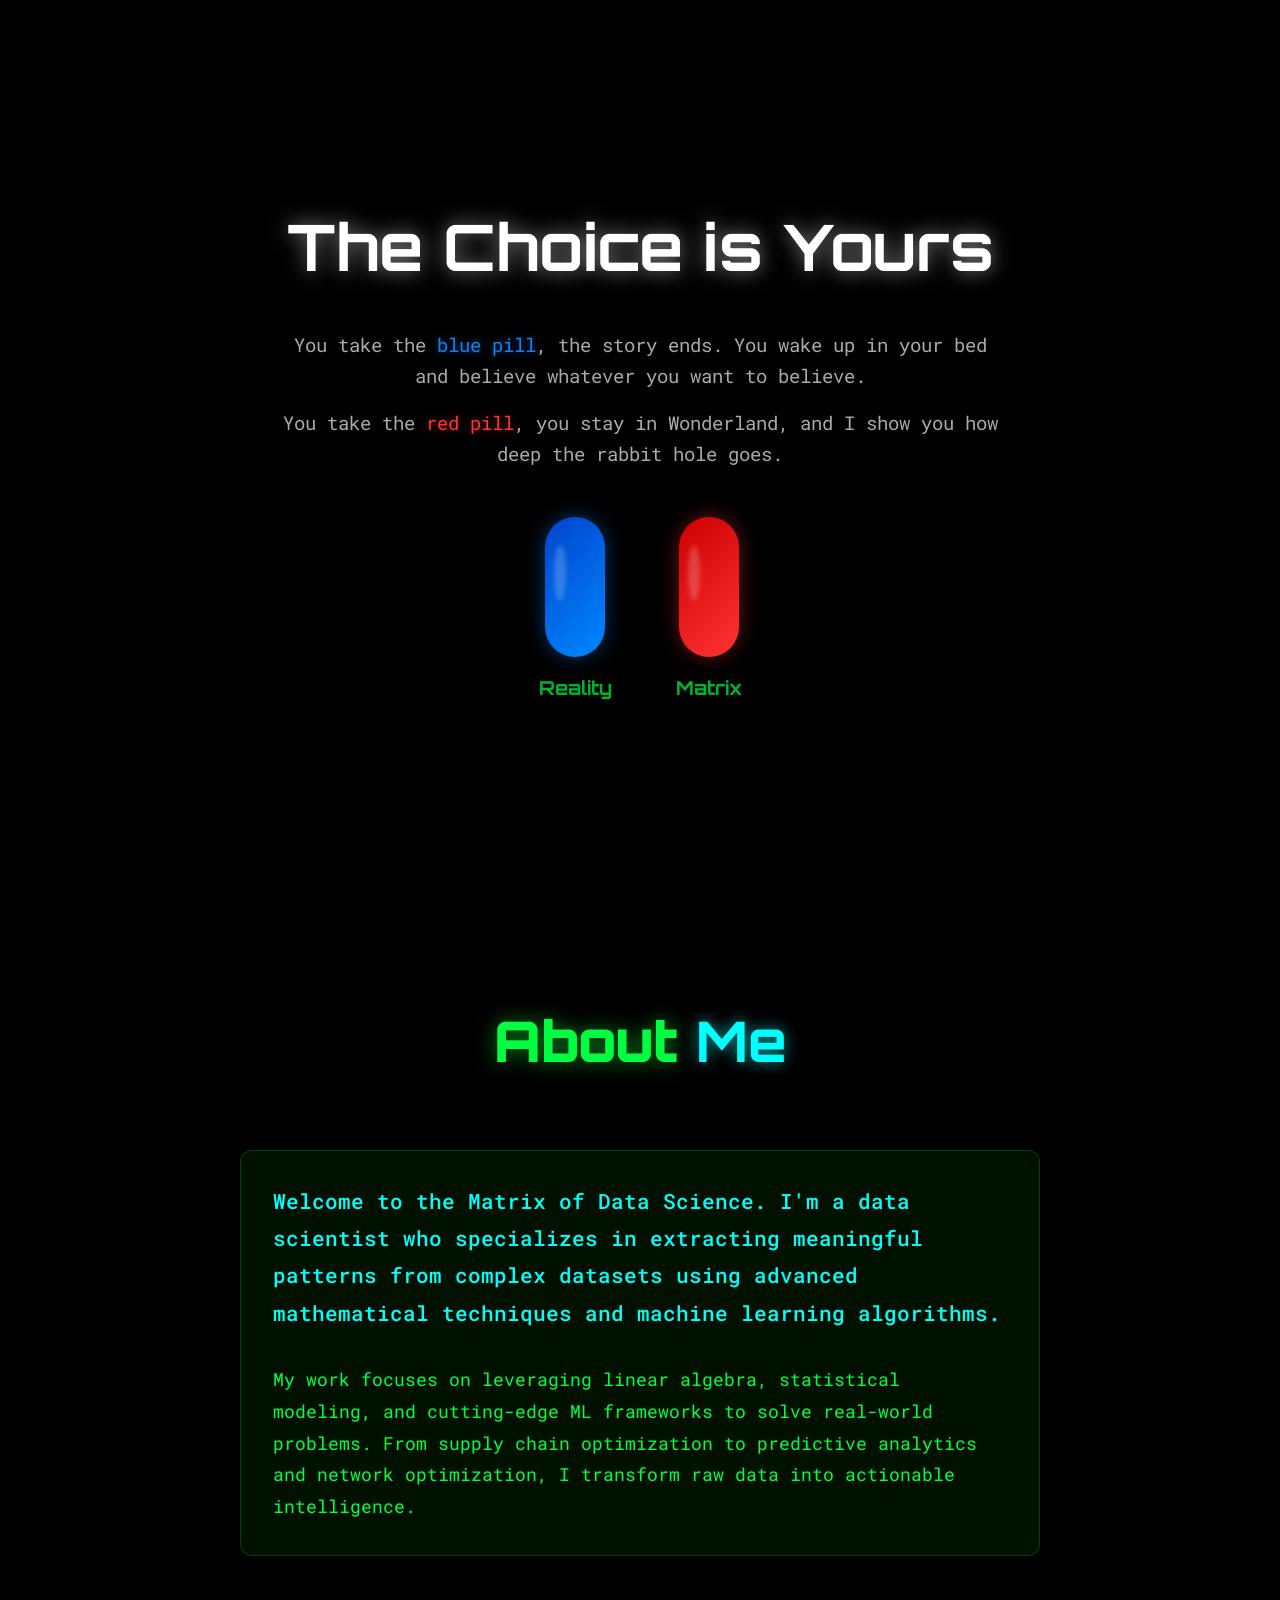
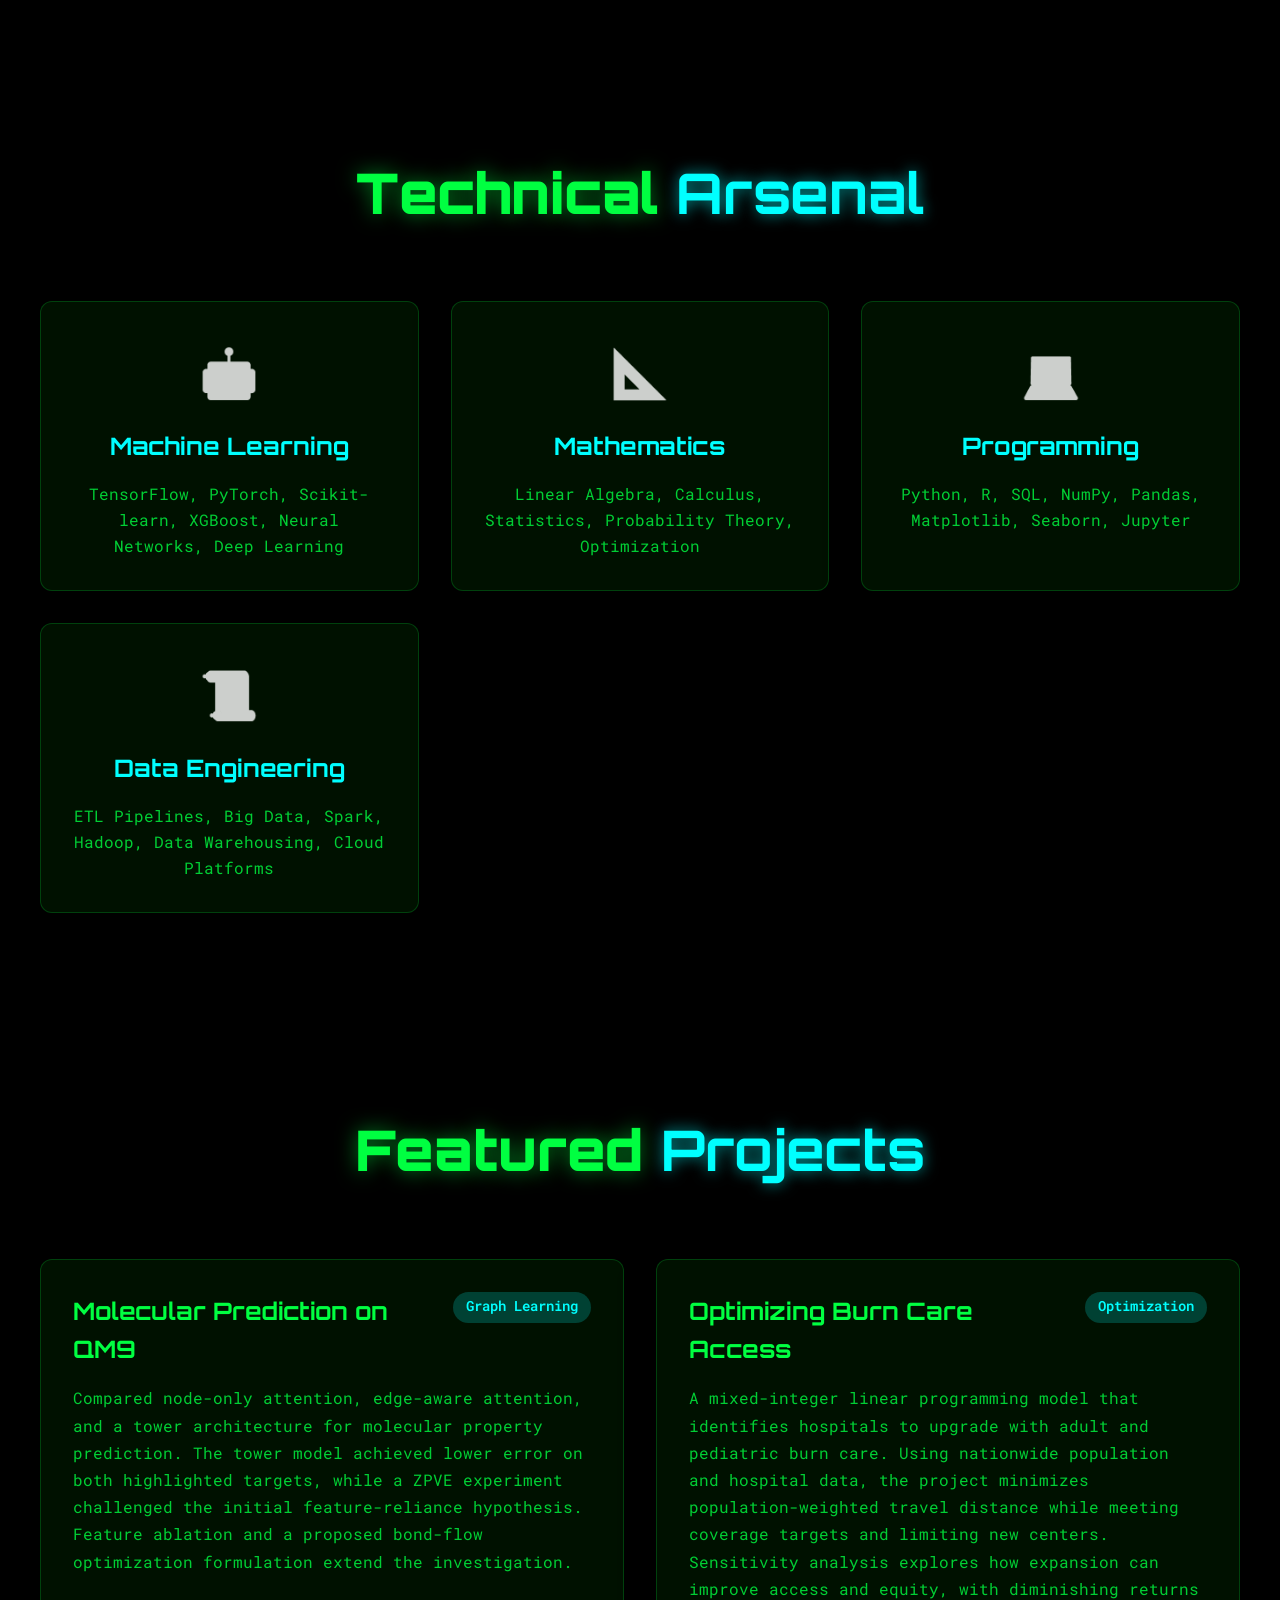
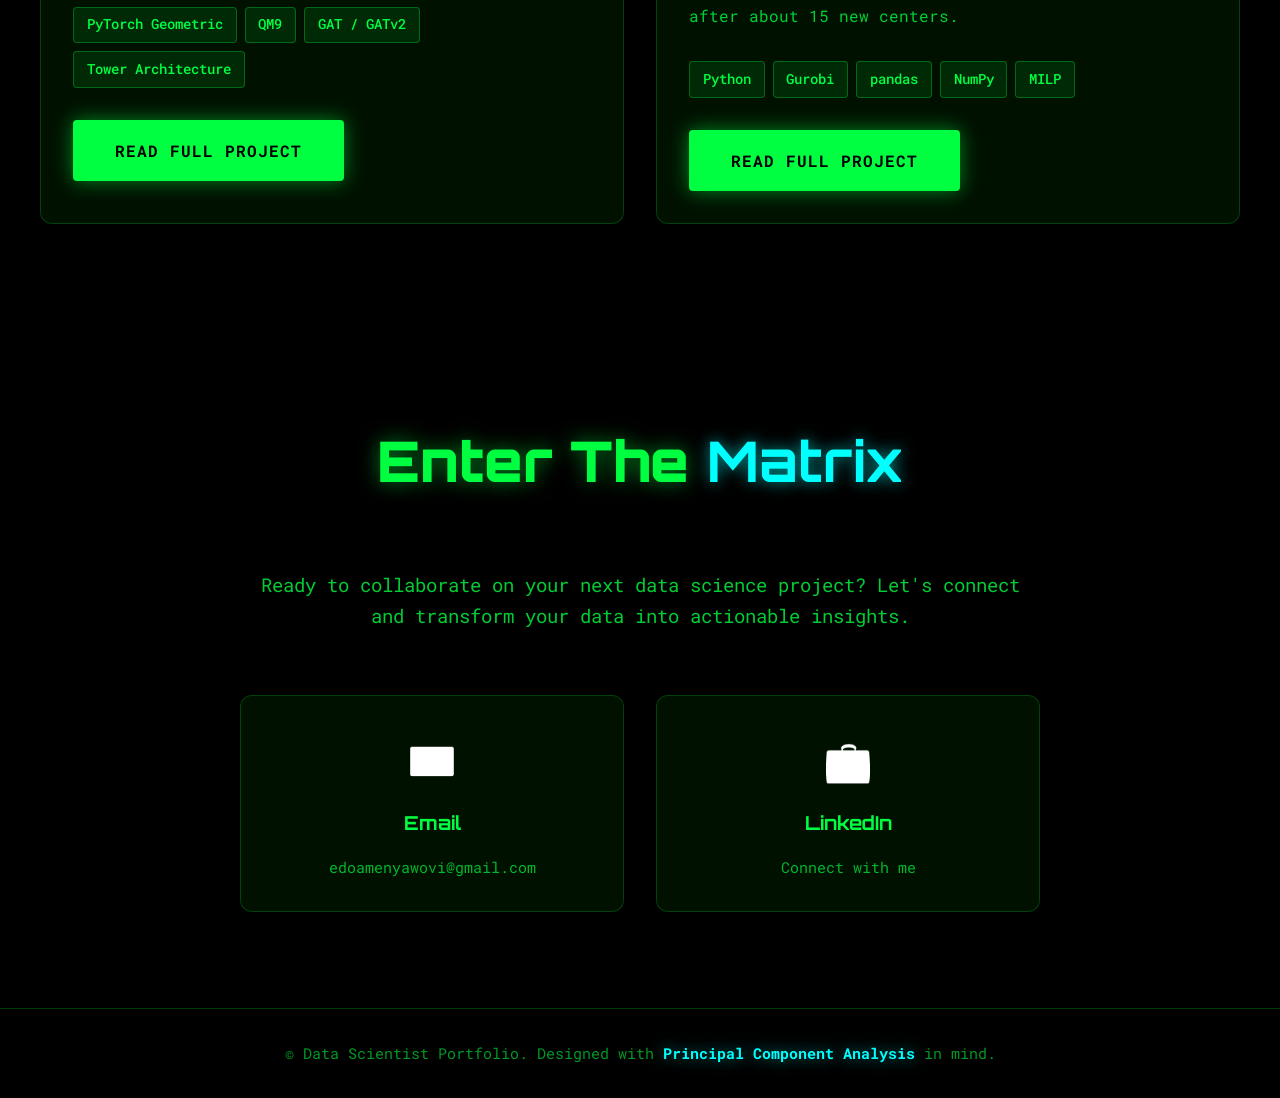
<file: index.html>
<!DOCTYPE html>
<html lang="en">
<head>
    <meta charset="UTF-8">
    <meta name="viewport" content="width=device-width, initial-scale=1.0">
    <title>Data Scientist | Matrix Portfolio</title>
    <script src="js/redirect.js"></script>
    <link rel="icon" href="assets/images/matrix-rabbit.ico" sizes="16x16 32x32 48x48">
    <link rel="icon" type="image/png" sizes="32x32" href="assets/images/matrix-rabbit-32.png">
    <link rel="apple-touch-icon" sizes="180x180" href="assets/images/matrix-rabbit-180.png">
</head>
<body>
    <!-- Matrix Rain Background -->
    <canvas id="matrix-canvas"></canvas>

    <!-- Landing Overlay -->
    <section id="landing-overlay" class="landing-overlay">
        <div class="landing-content">
            <h1 class="landing-title">The Choice is Yours</h1>
            <p class="landing-subtitle">You take the <span class="blue-text">blue pill</span>, the story ends. You wake
                up in your bed and believe whatever you want to believe.</p>
            <p class="landing-subtitle">You take the <span class="red-text">red pill</span>, you stay in Wonderland, and
                I show you how deep the rabbit hole goes.</p>

            <div class="pills-container">
                <div class="pill-wrapper" id="blue-pill-wrapper">
                    <div class="pill blue-pill" id="blue-pill"></div>
                    <span class="pill-label">Reality</span>
                </div>
                <div class="pill-wrapper" id="red-pill-wrapper">
                    <div class="pill red-pill" id="red-pill"></div>
                    <span class="pill-label">Matrix</span>
                </div>
            </div>
        </div>
    </section>

    <!-- Navigation -->
    <nav id="main-nav" class="nav">
        <div class="nav-container">
            <a href="#hero" class="nav-logo"><img class="nav-mascot" src="assets/images/matrix-rabbit-180.png" alt="" width="36" height="36"><span>DS<span class="matrix-glow">_</span></span></a>
            <ul class="nav-menu">
                <li><a href="#about" class="nav-link">About</a></li>
                <li><a href="#skills" class="nav-link">Skills</a></li>
                <li><a href="#projects" class="nav-link">Projects</a></li>
                <li><a href="#contact" class="nav-link">Contact</a></li>
            </ul>
        </div>
    </nav>

    <!-- Hero Section -->
    <section id="hero" class="hero">
        <div class="hero-content">
            <div class="glitch-wrapper">
                <h1 class="hero-title">
                    <span class="typing-text" id="typing-text"></span>
                    <span class="cursor">|</span>
                </h1>
            </div>
            <p class="hero-subtitle">Transforming Data Into <span class="matrix-highlight">Insights</span></p>
            <p class="hero-description">
                Machine Learning • Linear Algebra • Statistical Analysis
            </p>
            <div class="hero-cta">
                <a href="#projects" class="btn btn-primary" id="view-work-btn">View My Work</a>
                <a href="#contact" class="btn btn-secondary" id="contact-btn">Get In Touch</a>
            </div>
        </div>
        <div class="scroll-indicator">
            <span class="scroll-text">Scroll Down</span>
            <div class="scroll-arrow"></div>
        </div>
    </section>

    <!-- About Section -->
    <section id="about" class="about section">
        <div class="container">
            <h2 class="section-title">About <span class="matrix-highlight">Me</span></h2>
            <div class="about-content">
                <div class="about-text glass-card">
                    <p class="about-intro">
                        Welcome to the Matrix of Data Science. I'm a data scientist who specializes in
                        extracting meaningful patterns from complex datasets using advanced mathematical
                        techniques and machine learning algorithms.
                    </p>
                    <p>
                        My work focuses on leveraging linear algebra, statistical modeling, MAthematical
                        programming and cutting-edge ML frameworks to solve real-world problems. From dimensionality reduction to neural
                        network optimization, I transform raw data into actionable intelligence.
                    </p>
                </div>
            </div>
        </div>
    </section>

    <!-- Skills Section -->
    <section id="skills" class="skills section">
        <div class="container">
            <h2 class="section-title">Technical <span class="matrix-highlight">Arsenal</span></h2>
            <div class="skills-grid">
                <div class="skill-card glass-card" data-skill="ml">
                    <div class="skill-icon">🤖</div>
                    <h3 class="skill-title">Machine Learning</h3>
                    <p class="skill-description">
                        TensorFlow, PyTorch, Scikit-learn, XGBoost, Neural Networks, Deep Learning
                    </p>
                </div>
                <div class="skill-card glass-card" data-skill="math">
                    <div class="skill-icon">📐</div>
                    <h3 class="skill-title">Mathematics</h3>
                    <p class="skill-description">
                        Linear Algebra, Calculus, Statistics, Probability Theory, Optimization
                    </p>
                </div>
                <div class="skill-card glass-card" data-skill="programming">
                    <div class="skill-icon">💻</div>
                    <h3 class="skill-title">Programming</h3>
                    <p class="skill-description">
                        Python, R, SQL, NumPy, Pandas, Matplotlib, Seaborn, Jupyter
                    </p>
                </div>
                <div class="skill-card glass-card" data-skill="data">
                    <div class="skill-icon">📊</div>
                    <h3 class="skill-title">Data Engineering</h3>
                    <p class="skill-description">
                        ETL Pipelines, Big Data, Spark, Hadoop, Data Warehousing, Cloud Platforms
                    </p>
                </div>
            </div>
        </div>
    </section>

    <!-- Projects Section -->
    <section id="projects" class="projects section">
        <div class="container">
            <h2 class="section-title">Featured <span class="matrix-highlight">Projects</span></h2>
            <div class="projects-grid">
                <!-- Project 1 -->
                <article class="project-card glass-card" id="project-1">
                    <div class="project-header">
                        <h3 class="project-title">Neural Network Optimizer</h3>
                        <span class="project-tag">Deep Learning</span>
                    </div>
                    <p class="project-description">
                        Developed a custom optimization algorithm using advanced linear algebra techniques
                        to improve convergence rates in deep neural networks by 35%. Implemented matrix
                        factorization methods for efficient gradient computation.
                    </p>
                    <div class="project-tech">
                        <span class="tech-badge">Python</span>
                        <span class="tech-badge">PyTorch</span>
                        <span class="tech-badge">NumPy</span>
                        <span class="tech-badge">CUDA</span>
                    </div>
                    <div class="project-links">
                        <a href="#" class="project-link" id="project-1-demo">View Demo</a>
                        <a href="#" class="project-link" id="project-1-code">Source Code</a>
                    </div>
                </article>

                <!-- Project 2 -->
                <article class="project-card glass-card" id="project-2">
                    <div class="project-header">
                        <h3 class="project-title">Dimensionality Reduction Suite</h3>
                        <span class="project-tag">Linear Algebra</span>
                    </div>
                    <p class="project-description">
                        Built a comprehensive toolkit for high-dimensional data analysis using PCA, t-SNE,
                        and UMAP. Leveraged eigenvalue decomposition and singular value decomposition for
                        feature extraction on datasets with 10,000+ dimensions.
                    </p>
                    <div class="project-tech">
                        <span class="tech-badge">Python</span>
                        <span class="tech-badge">Scikit-learn</span>
                        <span class="tech-badge">SciPy</span>
                        <span class="tech-badge">Plotly</span>
                    </div>
                    <div class="project-links">
                        <a href="#" class="project-link" id="project-2-demo">View Demo</a>
                        <a href="#" class="project-link" id="project-2-code">Source Code</a>
                    </div>
                </article>

                <!-- Project 3 -->
                <article class="project-card glass-card" id="project-3">
                    <div class="project-header">
                        <h3 class="project-title">Predictive Analytics Dashboard</h3>
                        <span class="project-tag">ML Pipeline</span>
                    </div>
                    <p class="project-description">
                        Created an end-to-end machine learning pipeline with real-time predictions.
                        Integrated ensemble methods, automated feature engineering, and deployed scalable
                        models achieving 94% accuracy on production data.
                    </p>
                    <div class="project-tech">
                        <span class="tech-badge">Python</span>
                        <span class="tech-badge">XGBoost</span>
                        <span class="tech-badge">Flask</span>
                        <span class="tech-badge">Docker</span>
                    </div>
                    <div class="project-links">
                        <a href="#" class="project-link" id="project-3-demo">View Demo</a>
                        <a href="#" class="project-link" id="project-3-code">Source Code</a>
                    </div>
                </article>
            </div>
        </div>
    </section>

    <!-- Contact Section -->
    <section id="contact" class="contact section">
        <div class="container">
            <h2 class="section-title">Enter The <span class="matrix-highlight">Matrix</span></h2>
            <div class="contact-content">
                <p class="contact-intro">
                    Ready to collaborate on your next data science project? Let's connect and transform
                    your data into actionable insights.
                </p>
                <div class="contact-methods">
                    <a href="mailto:contact@example.com" class="contact-card glass-card" id="email-contact">
                        <span class="contact-icon">📧</span>
                        <span class="contact-label">Email</span>
                        <span class="contact-value">contact@example.com</span>
                    </a>
                    <a href="https://linkedin.com" target="_blank" class="contact-card glass-card"
                        id="linkedin-contact">
                        <span class="contact-icon">💼</span>
                        <span class="contact-label">LinkedIn</span>
                        <span class="contact-value">Connect with me</span>
                    </a>
                    <a href="https://github.com" target="_blank" class="contact-card glass-card" id="github-contact">
                        <span class="contact-icon">🔗</span>
                        <span class="contact-label">GitHub</span>
                        <span class="contact-value">View repositories</span>
                    </a>
                </div>
            </div>
        </div>
    </section>

    <!-- Footer -->
    <footer class="footer">
        <div class="container">
            <p class="footer-text">
                &copy; 2025 Data Scientist Portfolio. Designed with
                <span class="matrix-highlight">linear algebra</span> in mind.
            </p>
        </div>
    </footer>

    <script src="script.js"></script>
</body>
</html>
</file>
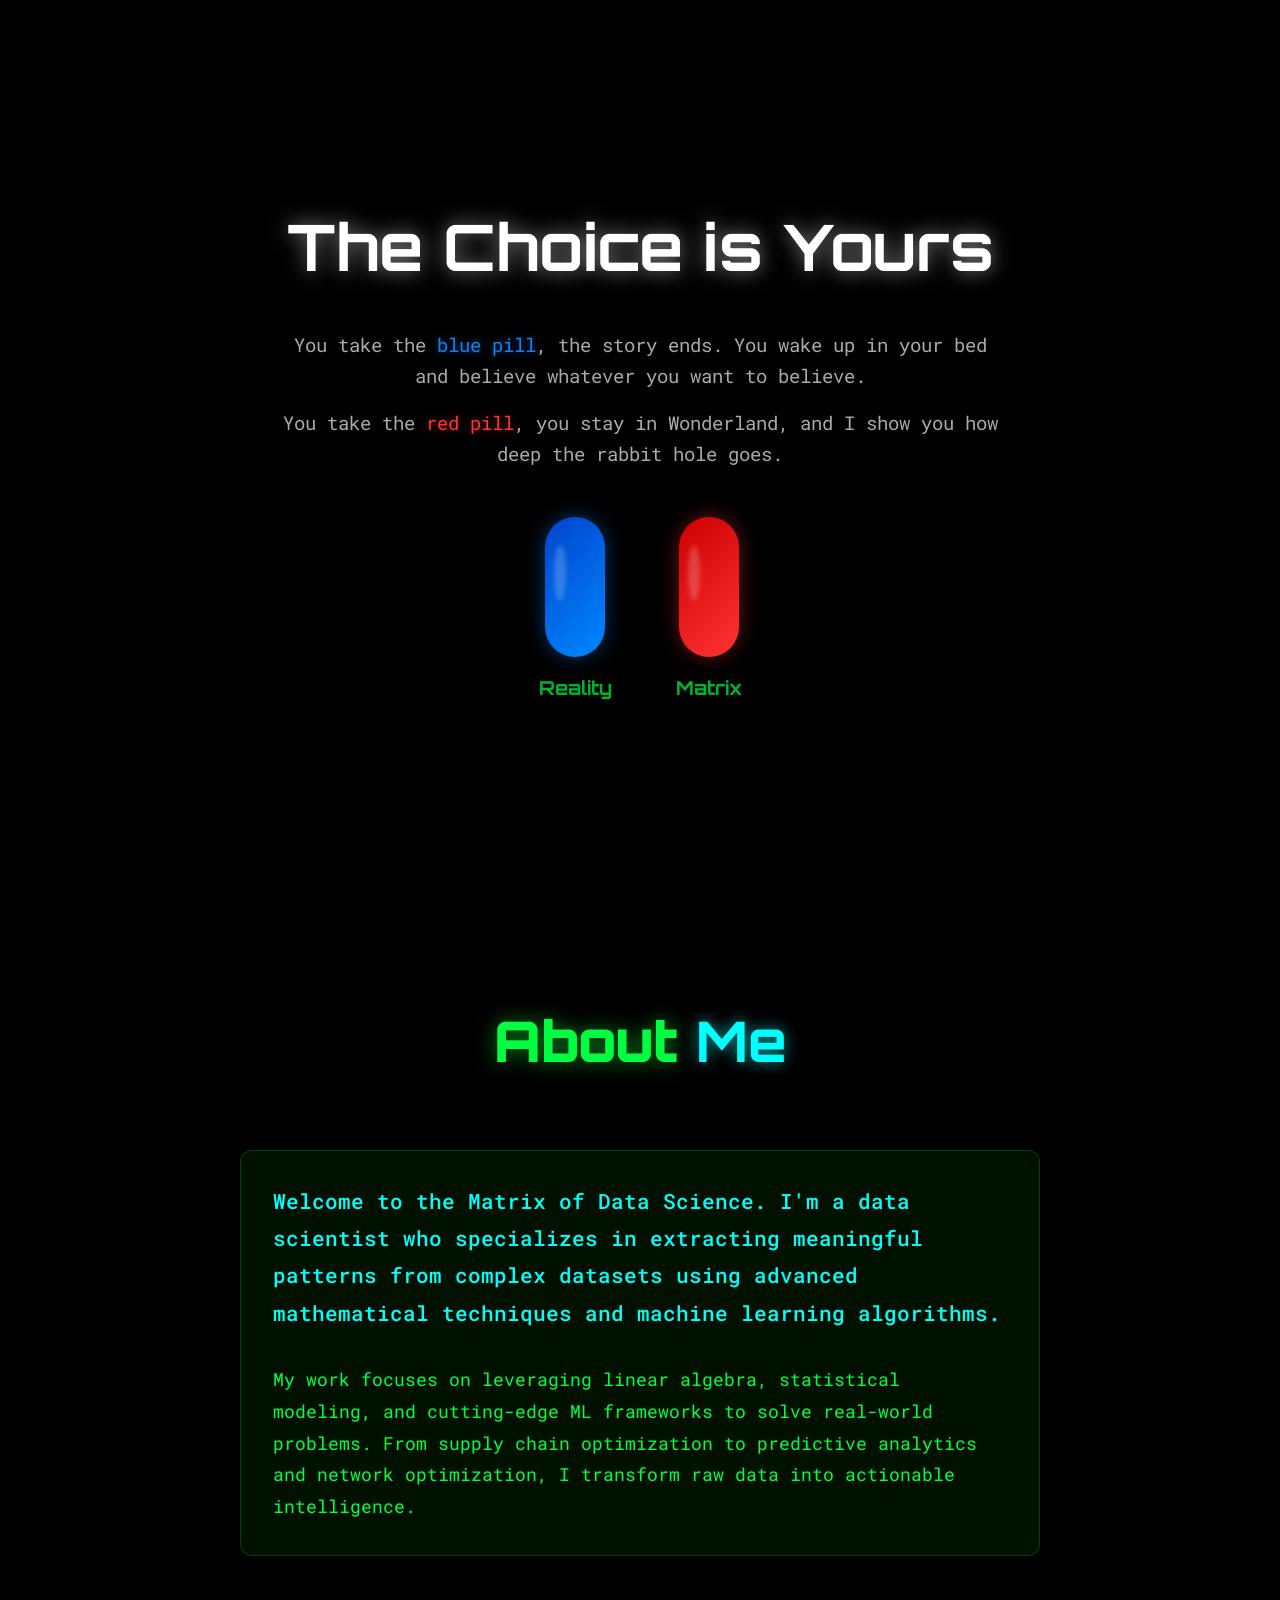
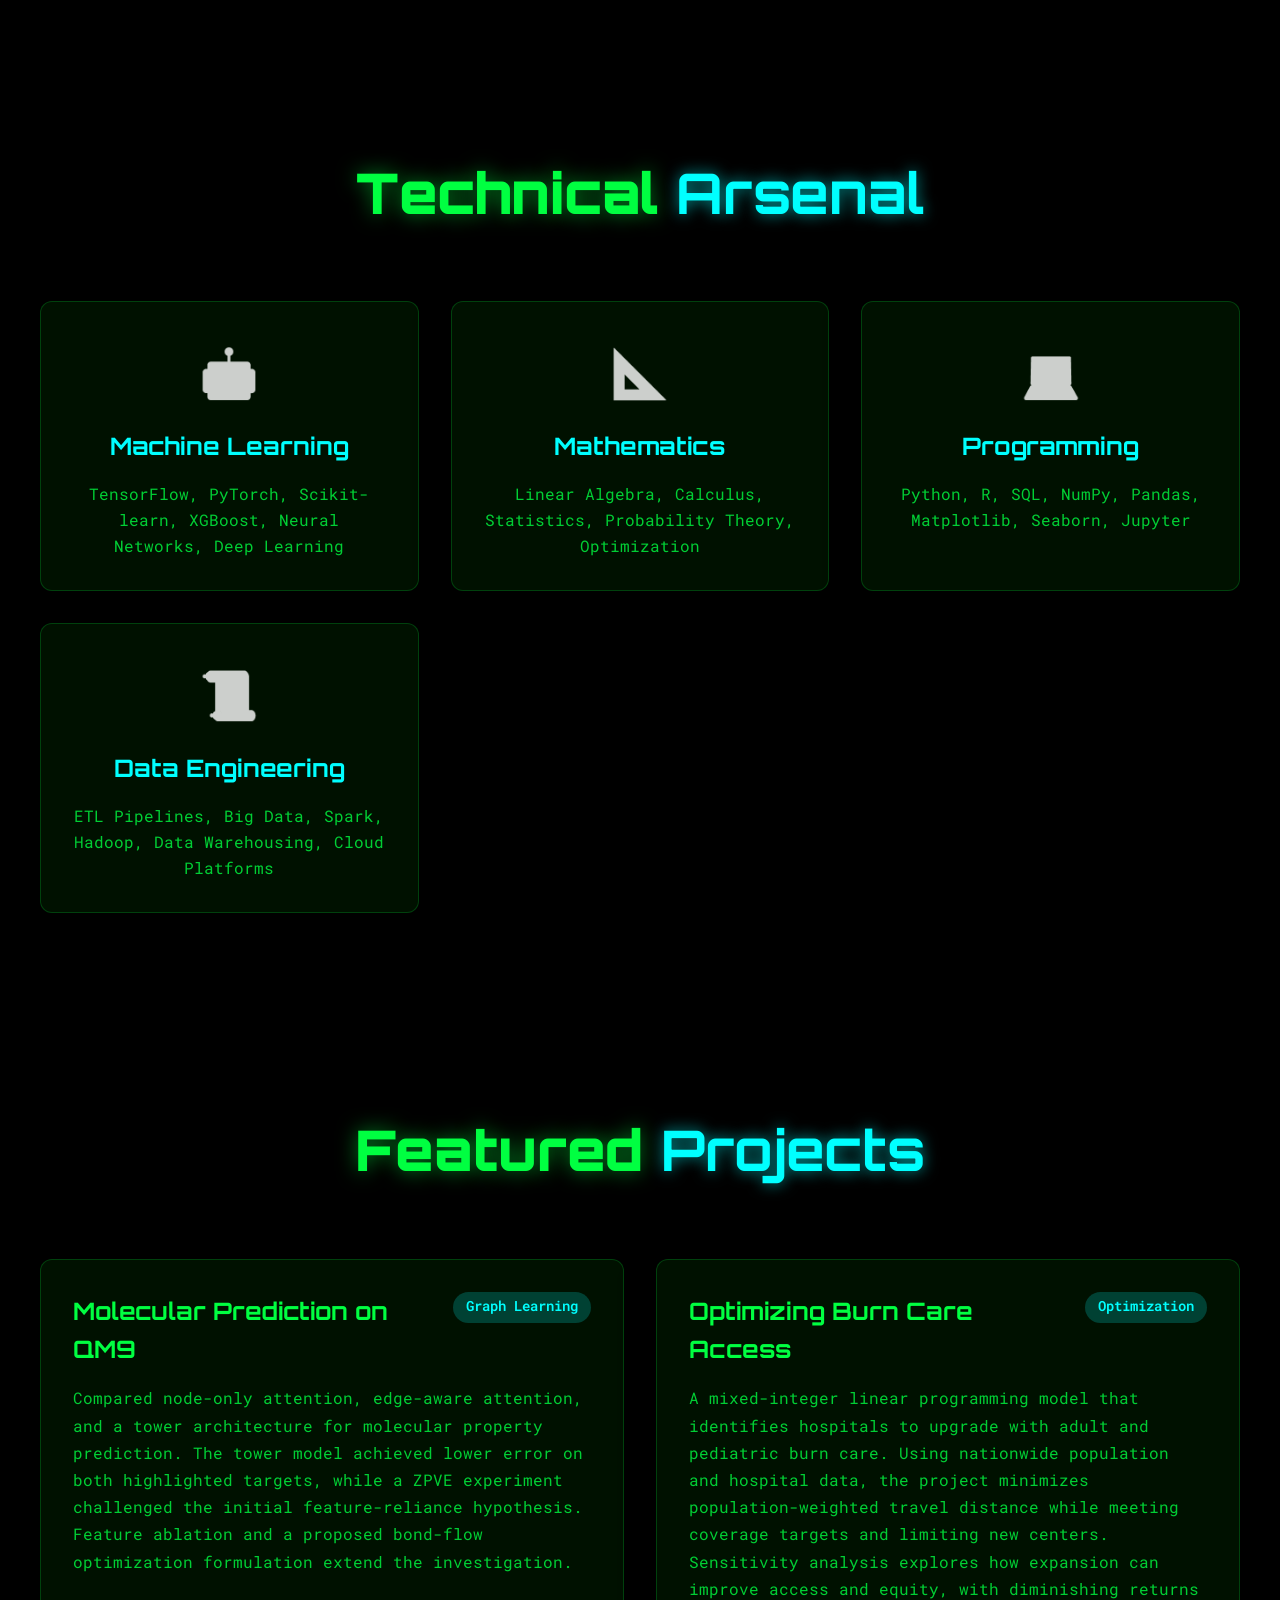
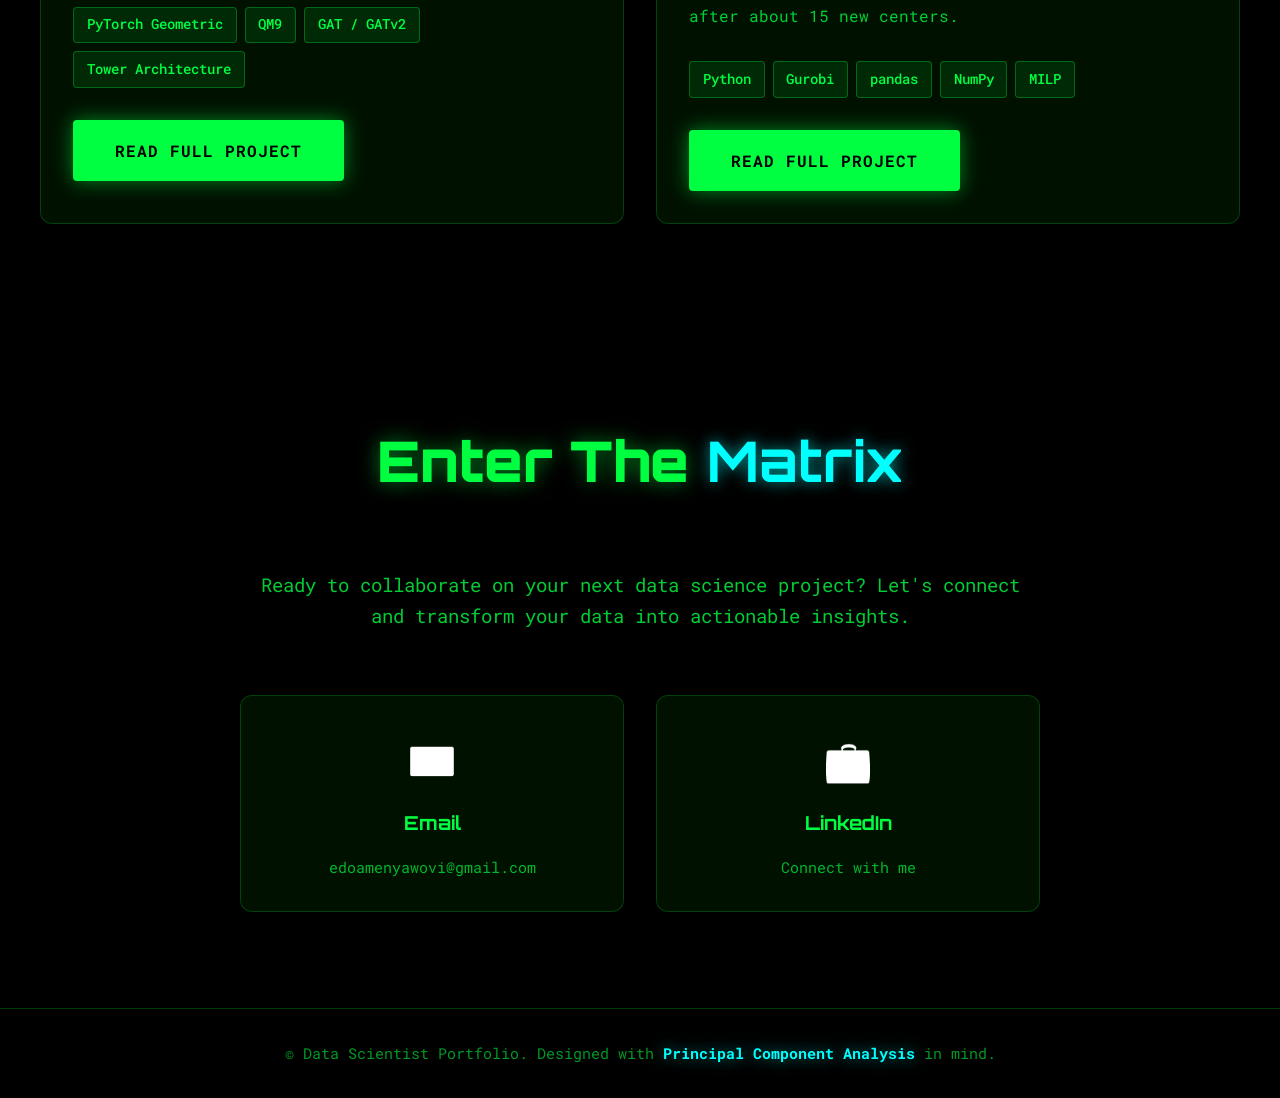
<file: html/index.html>
<!DOCTYPE html>
<html lang="en">

<head>
    <meta charset="UTF-8">
    <meta name="viewport" content="width=device-width, initial-scale=1.0">
    <meta name="description"
        content="Edo Yawovi Portfolio - Showcasing machine learning, linear algebra, and data analysis projects with a Matrix-inspired design">
    <meta name="keywords" content="data science, machine learning, linear algebra, portfolio, analytics">
    <meta name="author" content="Edo Yawovi">
    <title>Edo Yawovi | Portfolio</title>

    <!-- Google Fonts -->
    <link rel="preconnect" href="https://fonts.googleapis.com">
    <link rel="preconnect" href="https://fonts.gstatic.com" crossorigin>
    <link
        href="https://fonts.googleapis.com/css2?family=Orbitron:wght@400;700;900&family=Roboto+Mono:wght@300;400;500;700&display=swap"
        rel="stylesheet">

    <link rel="stylesheet" href="../css/styles.css">
    <link rel="icon" href="../assets/images/matrix-rabbit.ico" sizes="16x16 32x32 48x48">
    <link rel="icon" type="image/png" sizes="32x32" href="../assets/images/matrix-rabbit-32.png">
    <link rel="apple-touch-icon" sizes="180x180" href="../assets/images/matrix-rabbit-180.png">
</head>

<body>
    <!-- Matrix Rain Background -->
    <canvas id="matrix-canvas"></canvas>

    <!-- Landing Overlay -->
    <section id="landing-overlay" class="landing-overlay">
        <div class="landing-content">
            <h1 class="landing-title">The Choice is Yours</h1>
            <p class="landing-subtitle">You take the <span class="blue-text">blue pill</span>, the story ends. You wake
                up in your bed and believe whatever you want to believe.</p>
            <p class="landing-subtitle">You take the <span class="red-text">red pill</span>, you stay in Wonderland, and
                I show you how deep the rabbit hole goes.</p>

            <div class="pills-container">
                <div class="pill-wrapper" id="blue-pill-wrapper">
                    <div class="pill blue-pill" id="blue-pill"></div>
                    <span class="pill-label">Reality</span>
                </div>
                <div class="pill-wrapper" id="red-pill-wrapper">
                    <div class="pill red-pill" id="red-pill"></div>
                    <span class="pill-label">Matrix</span>
                </div>
            </div>
        </div>
    </section>

    <!-- Navigation -->
    <nav id="main-nav" class="nav">
        <div class="nav-container">
            <a href="#hero" class="nav-logo"><img class="nav-mascot" src="../assets/images/matrix-rabbit-180.png" alt="" width="36" height="36"><span>DS<span class="matrix-glow">_</span></span></a>
            <ul class="nav-menu">
                <li><a href="#about" class="nav-link">About</a></li>
                <li><a href="#skills" class="nav-link">Skills</a></li>
                <li><a href="#projects" class="nav-link">Projects</a></li>
                <li><a href="#contact" class="nav-link">Contact</a></li>
            </ul>
        </div>
    </nav>

    <!-- Hero Section -->
    <section id="hero" class="hero">
        <div class="hero-content">
            <div class="glitch-wrapper">
                <h1 class="hero-title">
                    <span class="typing-text" id="typing-text"></span>
                    <span class="cursor">|</span>
                </h1>
            </div>
            <p class="hero-subtitle">Transforming Data Into <span class="matrix-highlight">Insights</span></p>
            <p class="hero-description">
                Machine Learning • Agentic AI • Statistical Analysis
            </p>
            <div class="hero-cta">
                <a href="#projects" class="btn btn-primary" id="view-work-btn">View My Work</a>
                <a href="#contact" class="btn btn-secondary" id="contact-btn">Get In Touch</a>
            </div>
        </div>
        <div class="scroll-indicator">
            <span class="scroll-text">Scroll Down</span>
            <div class="scroll-arrow"></div>
        </div>
    </section>

    <!-- About Section -->
    <section id="about" class="about section">
        <div class="container">
            <h2 class="section-title">About <span class="matrix-highlight">Me</span></h2>
            <div class="about-content">
                <div class="about-text glass-card">
                    <p class="about-intro">
                        Welcome to the Matrix of Data Science. I'm a data scientist who specializes in
                        extracting meaningful patterns from complex datasets using advanced mathematical
                        techniques and machine learning algorithms.
                    </p>
                    <p>
                        My work focuses on leveraging linear algebra, statistical modeling, and cutting-edge
                        ML frameworks to solve real-world problems. From supply chain optimization to predictive analytics and
                        network optimization, I transform raw data into actionable intelligence.
                    </p>
                </div>
            </div>
        </div>
    </section>

    <!-- Skills Section -->
    <section id="skills" class="skills section">
        <div class="container">
            <h2 class="section-title">Technical <span class="matrix-highlight">Arsenal</span></h2>
            <div class="skills-grid">
                <div class="skill-card glass-card" data-skill="ml">
                    <div class="skill-icon">🤖</div>
                    <h3 class="skill-title">Machine Learning</h3>
                    <p class="skill-description">
                        TensorFlow, PyTorch, Scikit-learn, XGBoost, Neural Networks, Deep Learning
                    </p>
                </div>
                <div class="skill-card glass-card" data-skill="math">
                    <div class="skill-icon">📐</div>
                    <h3 class="skill-title">Mathematics</h3>
                    <p class="skill-description">
                        Linear Algebra, Calculus, Statistics, Probability Theory, Optimization
                    </p>
                </div>
                <div class="skill-card glass-card" data-skill="programming">
                    <div class="skill-icon">💻</div>
                    <h3 class="skill-title">Programming</h3>
                    <p class="skill-description">
                        Python, R, SQL, NumPy, Pandas, Matplotlib, Seaborn, Jupyter
                    </p>
                </div>
                <div class="skill-card glass-card" data-skill="data">
                    <div class="skill-icon">📜</div>
                    <h3 class="skill-title">Data Engineering</h3>
                    <p class="skill-description">
                        ETL Pipelines, Big Data, Spark, Hadoop, Data Warehousing, Cloud Platforms
                    </p>
                </div>
            </div>
        </div>
    </section>

    <!-- Projects Section -->
    <section id="projects" class="projects section">
        <div class="container">
            <h2 class="section-title">Featured <span class="matrix-highlight">Projects</span></h2>
            <div class="projects-grid">
                <article class="project-card glass-card" id="project-qm9">
                    <div class="project-header">
                        <h3 class="project-title">Molecular Prediction on QM9</h3>
                        <span class="project-tag">Graph Learning</span>
                    </div>
                    <p class="project-description">
                        Compared node-only attention, edge-aware attention, and a tower architecture
                        for molecular property prediction. The tower model achieved lower error on
                        both highlighted targets, while a ZPVE experiment challenged the initial
                        feature-reliance hypothesis. Feature ablation and a proposed bond-flow
                        optimization formulation extend the investigation.
                    </p>
                    <div class="project-tech">
                        <span class="tech-badge">PyTorch Geometric</span>
                        <span class="tech-badge">QM9</span>
                        <span class="tech-badge">GAT / GATv2</span>
                        <span class="tech-badge">Tower Architecture</span>
                    </div>
                    <div class="project-links">
                        <a href="qm9.html" class="btn btn-primary" id="project-qm9-report">Read Full Project</a>
                    </div>
                </article>
                <article class="project-card glass-card" id="project-opti">
                    <div class="project-header">
                        <h3 class="project-title">Optimizing Burn Care Access</h3>
                        <span class="project-tag">Optimization</span>
                    </div>
                    <p class="project-description">
                        A mixed-integer linear programming model that identifies hospitals to upgrade
                        with adult and pediatric burn care. Using nationwide population and hospital
                        data, the project minimizes population-weighted travel distance while meeting
                        coverage targets and limiting new centers. Sensitivity analysis explores how
                        expansion can improve access and equity, with diminishing returns after about
                        15 new centers.
                    </p>
                    <div class="project-tech">
                        <span class="tech-badge">Python</span>
                        <span class="tech-badge">Gurobi</span>
                        <span class="tech-badge">pandas</span>
                        <span class="tech-badge">NumPy</span>
                        <span class="tech-badge">MILP</span>
                    </div>
                    <div class="project-links">
                        <a href="opti.html" class="btn btn-primary" id="project-opti-report">Read Full Project</a>
                    </div>
                </article>
            </div>
        </div>
    </section>

    <!-- Contact Section -->
    <section id="contact" class="contact section">
        <div class="container">
            <h2 class="section-title">Enter The <span class="matrix-highlight">Matrix</span></h2>
            <div class="contact-content">
                <p class="contact-intro">
                    Ready to collaborate on your next data science project? Let's connect and transform
                    your data into actionable insights.
                </p>
                <div class="contact-methods">
                    <a href="mailto:edoamenyawovi@gmail.com" class="contact-card glass-card" id="email-contact">
                        <span class="contact-icon">📧</span>
                        <span class="contact-label">Email</span>
                        <span class="contact-value">edoamenyawovi@gmail.com</span>
                    </a>
                    <a href="https://linkedin.com" target="_blank" class="contact-card glass-card"
                        id="linkedin-contact">
                        <span class="contact-icon">💼</span>
                        <span class="contact-label">LinkedIn</span>
                        <span class="contact-value">Connect with me</span>
                    </a>
                    <!-- <a href="https://github.com" target="_blank" class="contact-card glass-card" id="github-contact">
                        <span class="contact-icon">🔗</span>
                        <span class="contact-label">GitHub</span>
                        <span class="contact-value">View repositories</span>
                    </a> -->
                </div>
            </div>
        </div>
    </section>

    <!-- Footer -->
    <footer class="footer">
        <div class="container">
            <p class="footer-text">
                &copy; Data Scientist Portfolio. Designed with
                <span class="matrix-highlight">Principal Component Analysis</span> in mind.
            </p>
        </div>
    </footer>

    <!-- System Reset Button -->
    <button id="system-reset" class="system-reset" title="Reset System">
        <span class="reset-icon">↺</span>
    </button>

    <script src="../js/script.js"></script>
</body>

</html>
</file>
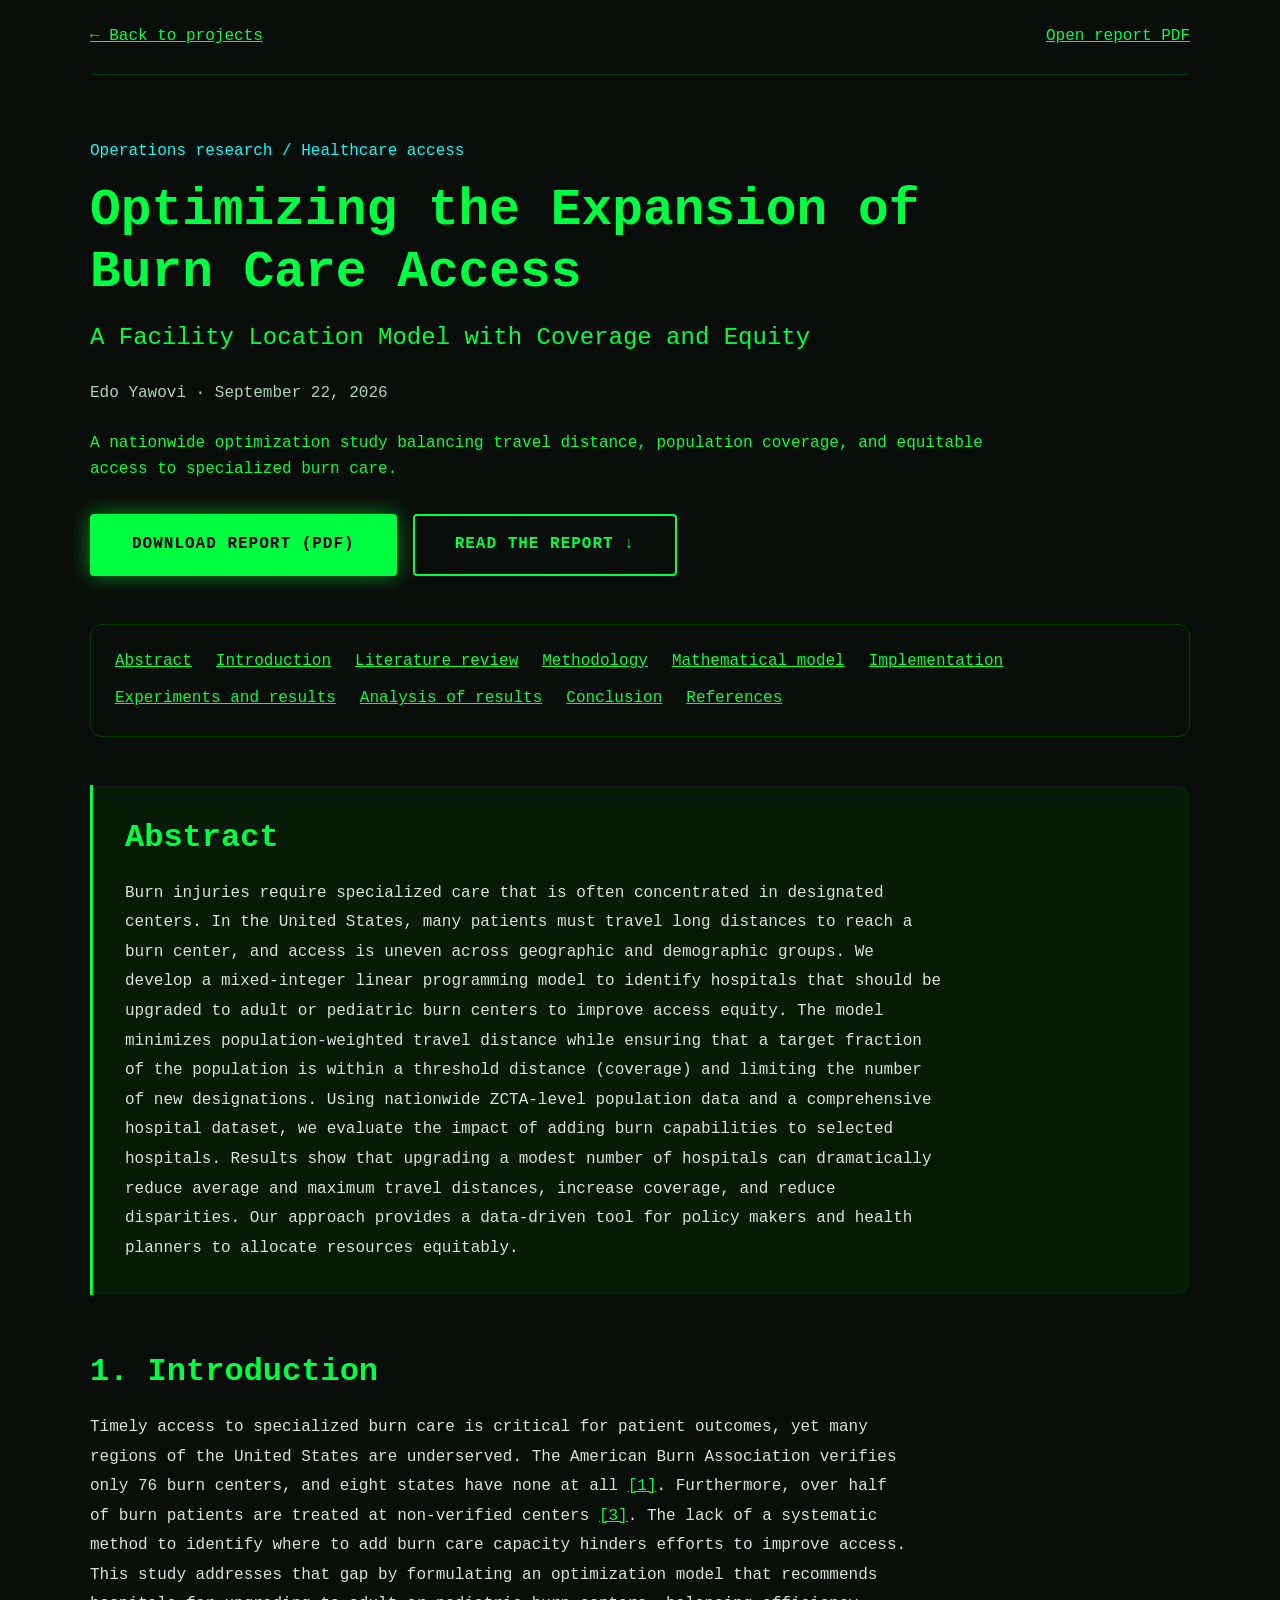
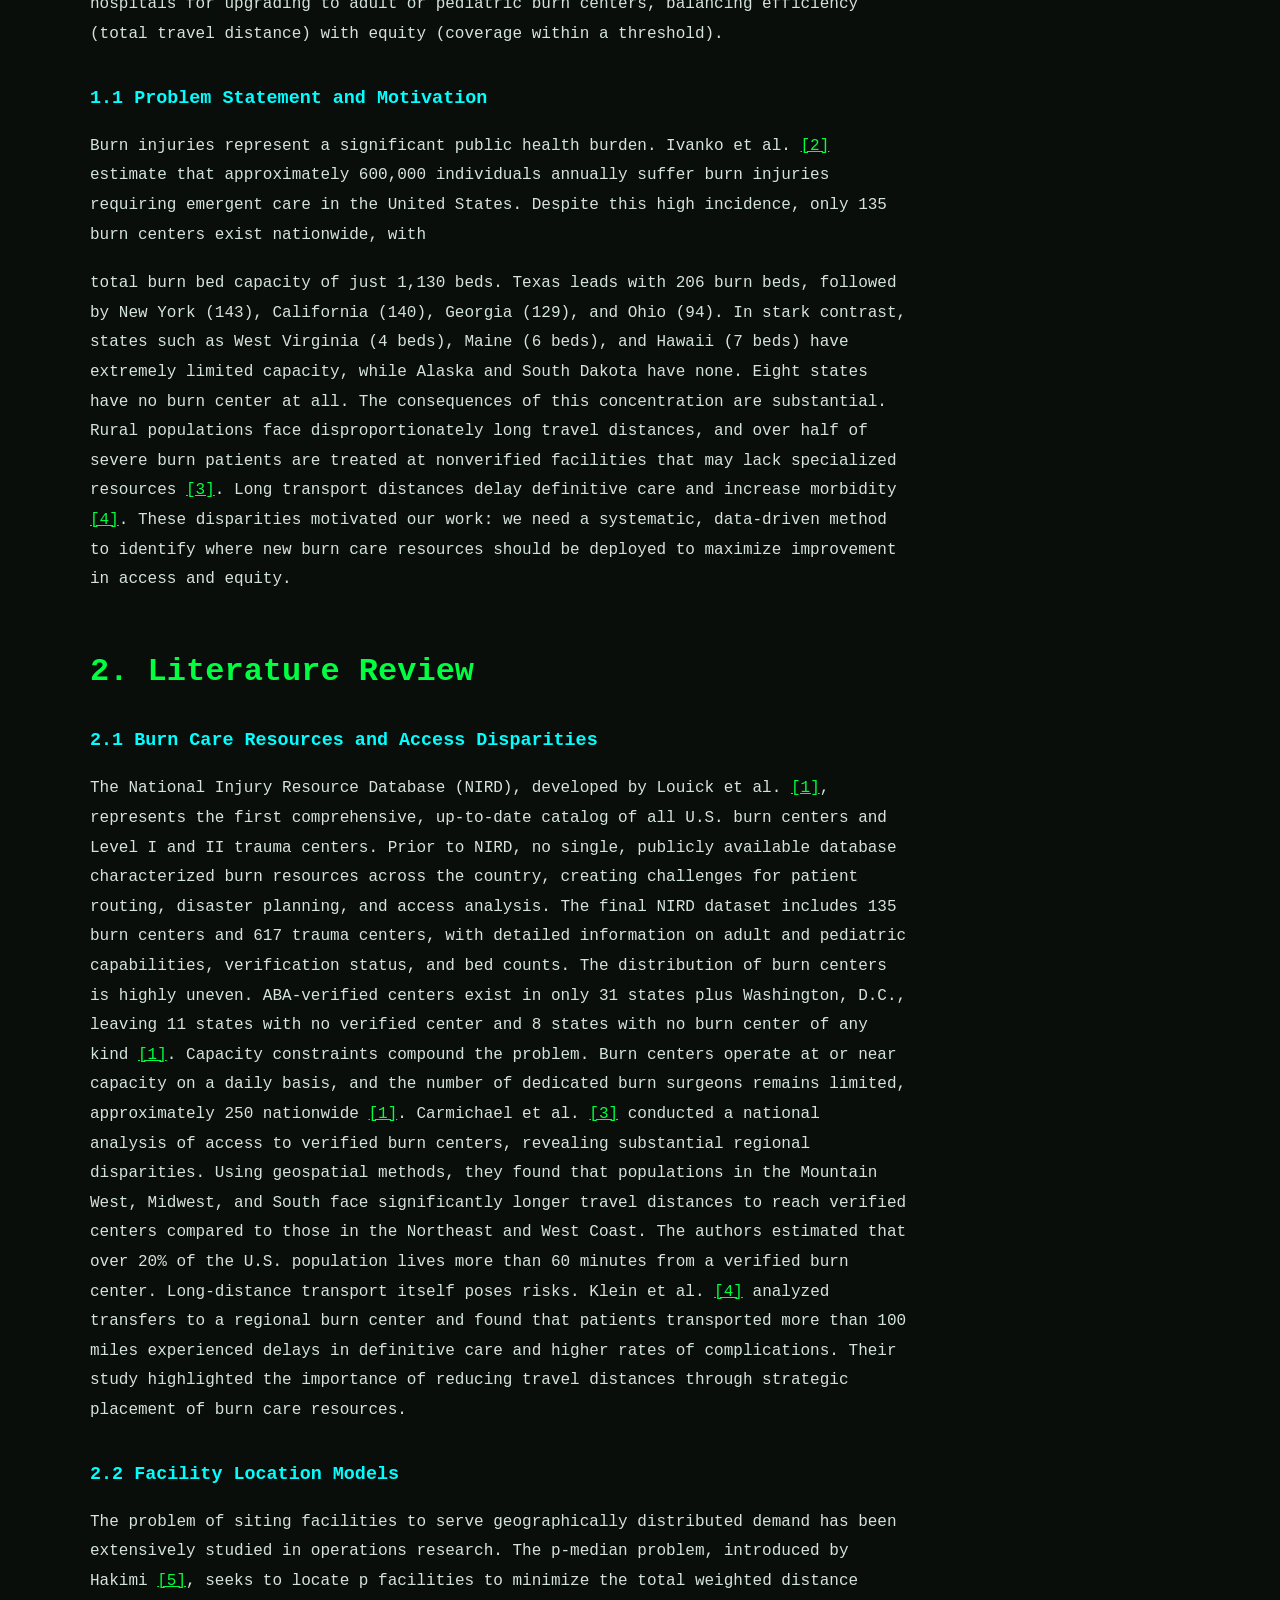
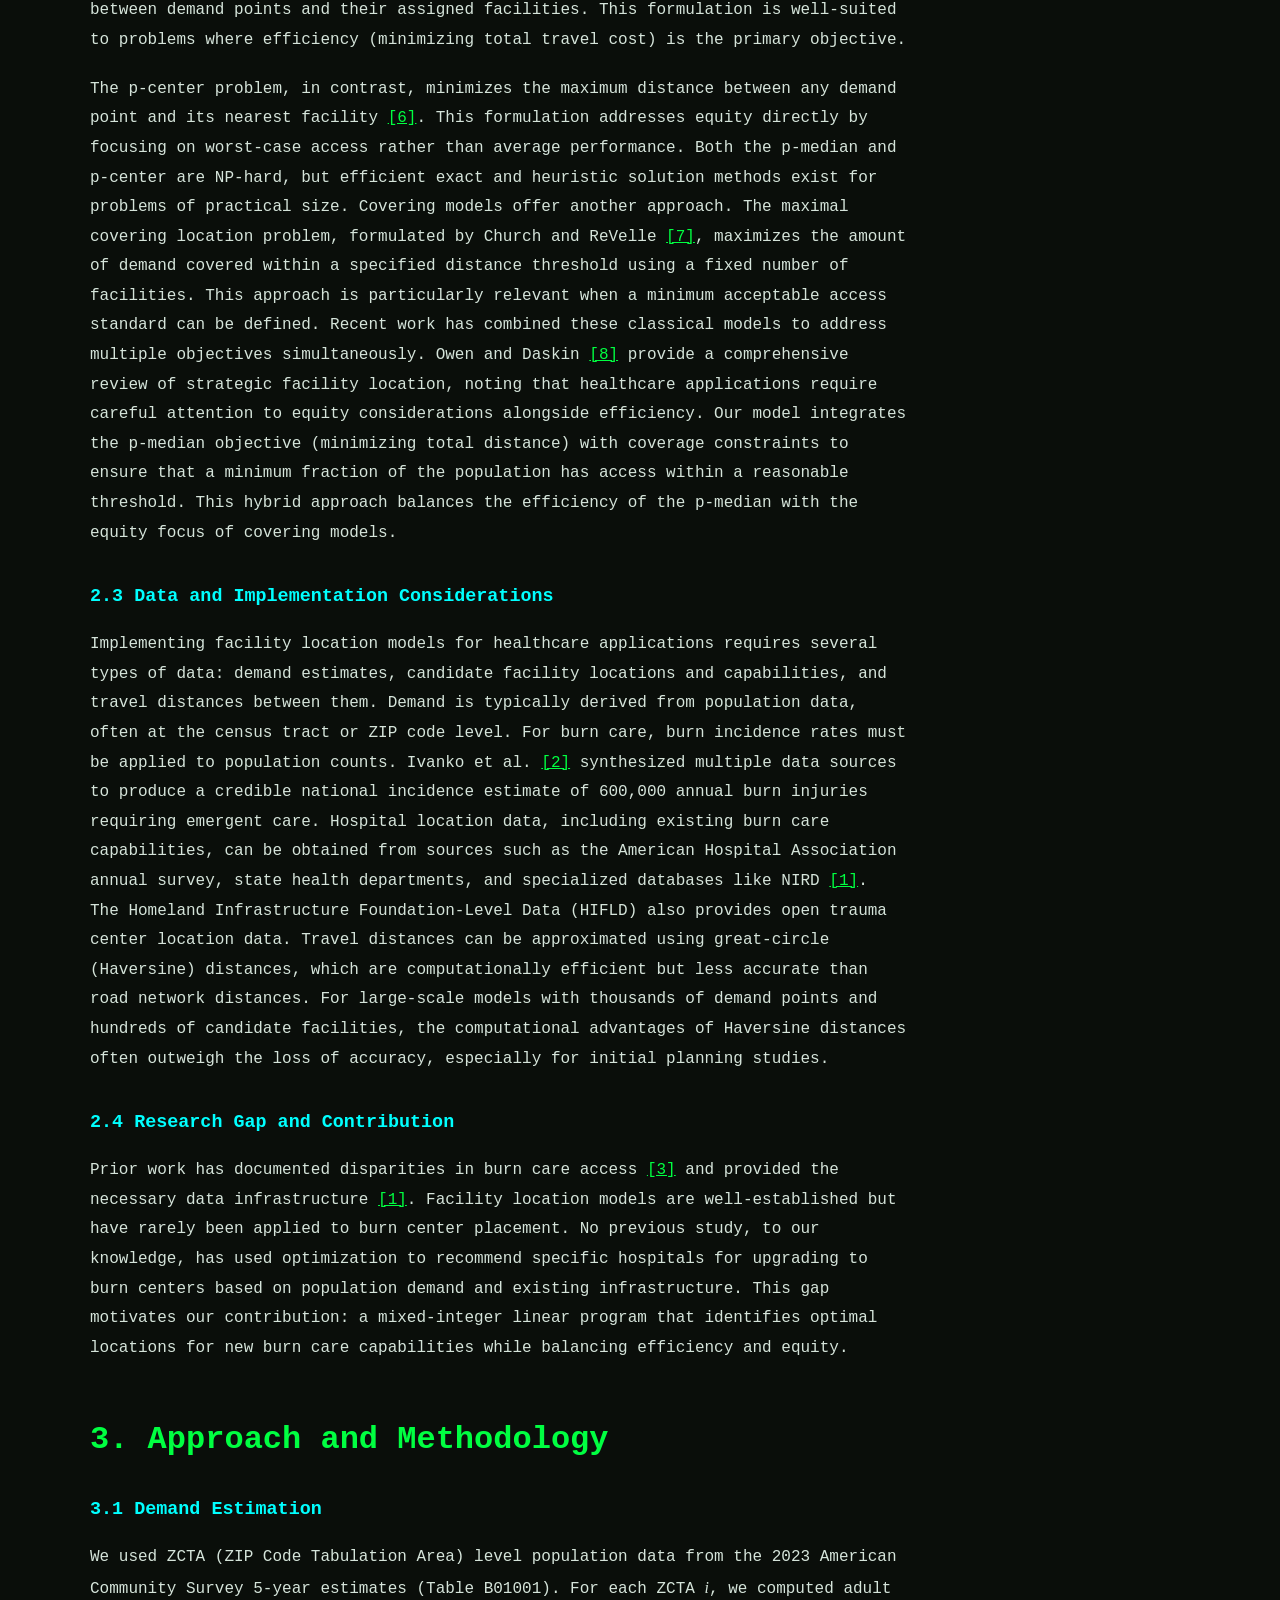
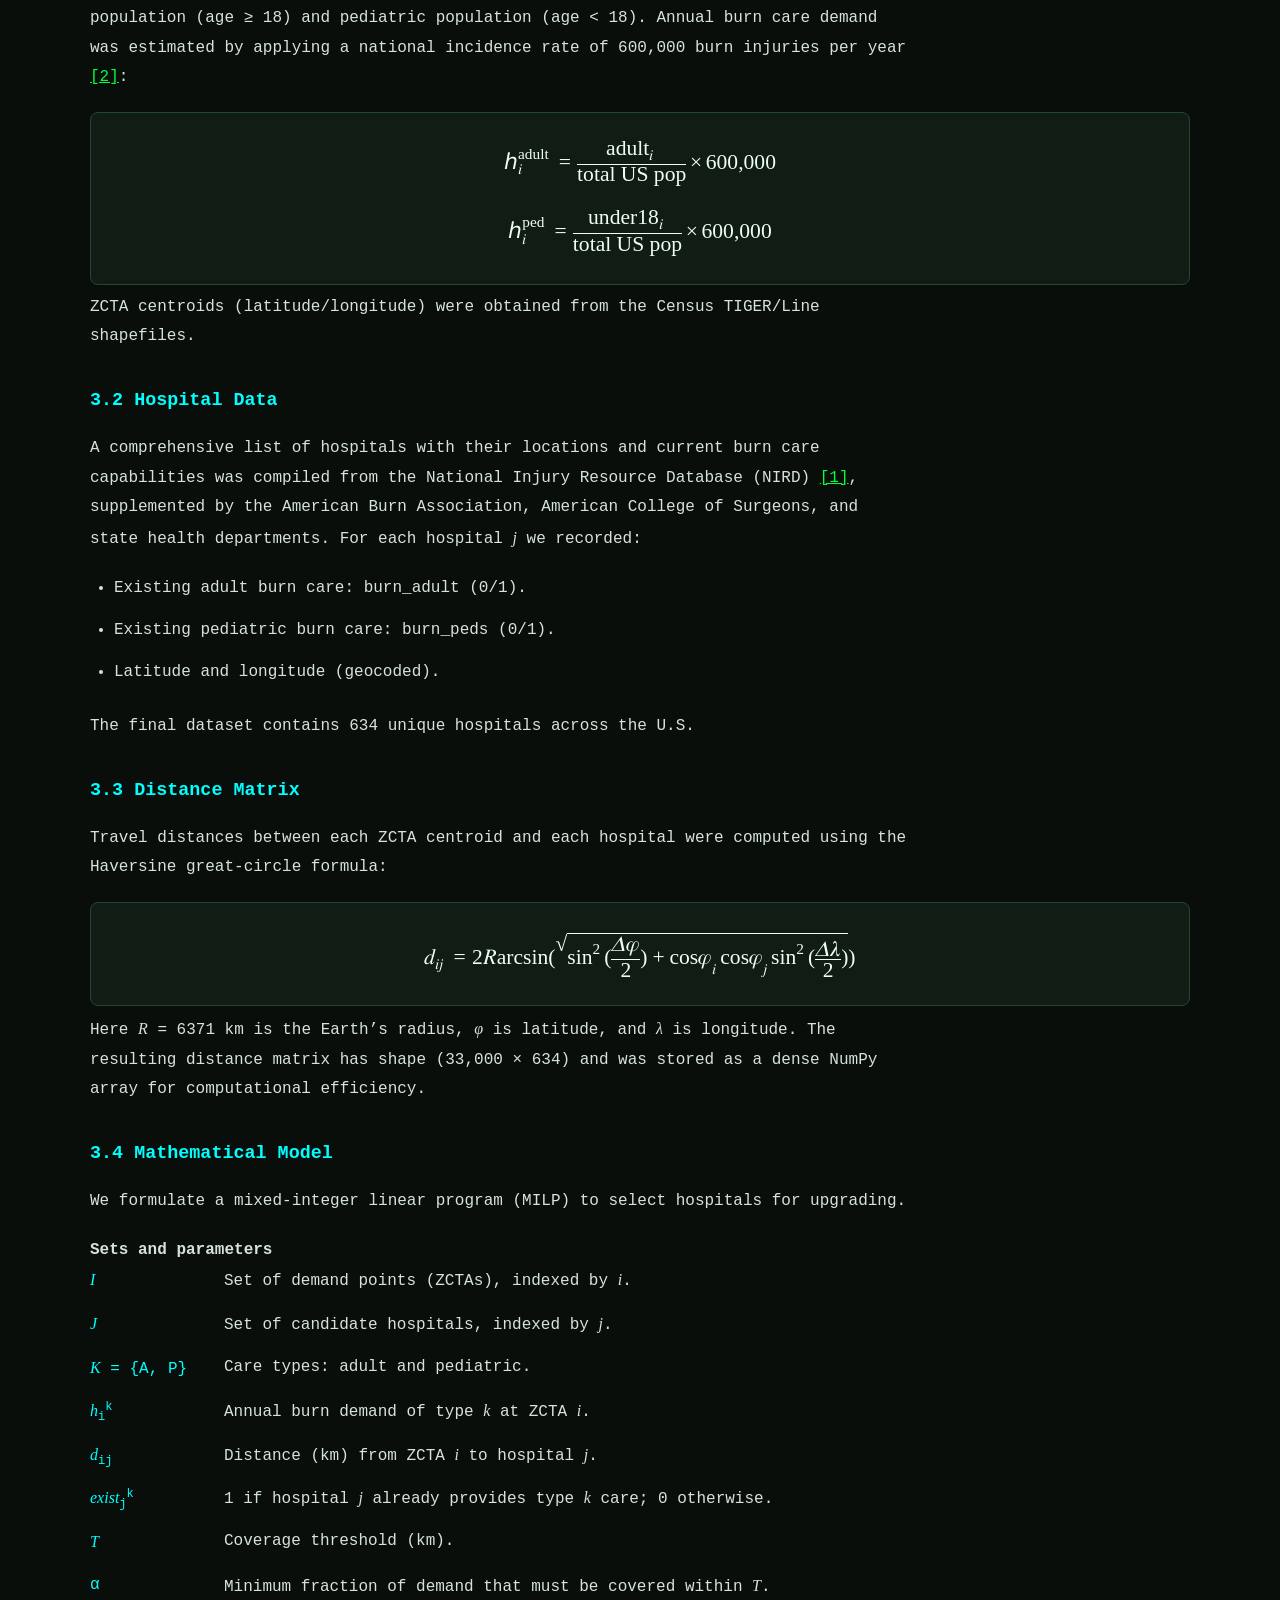
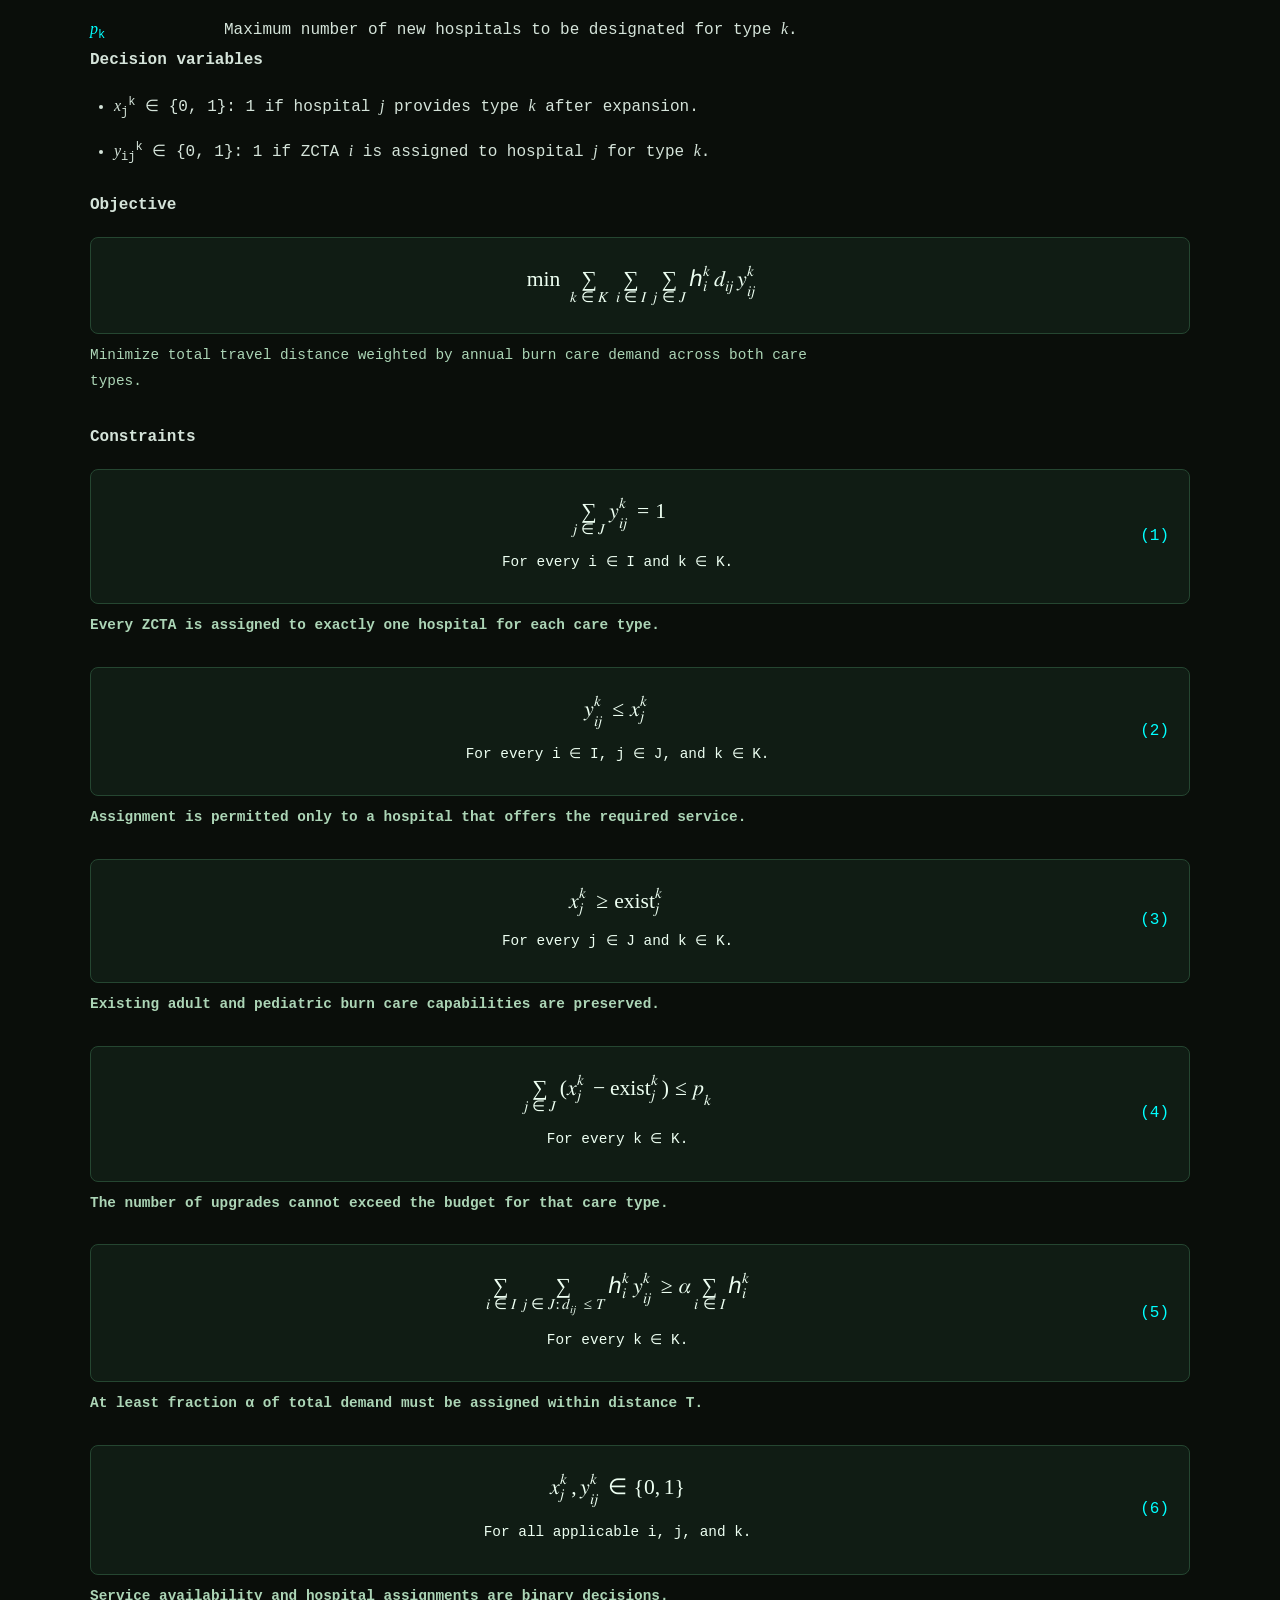
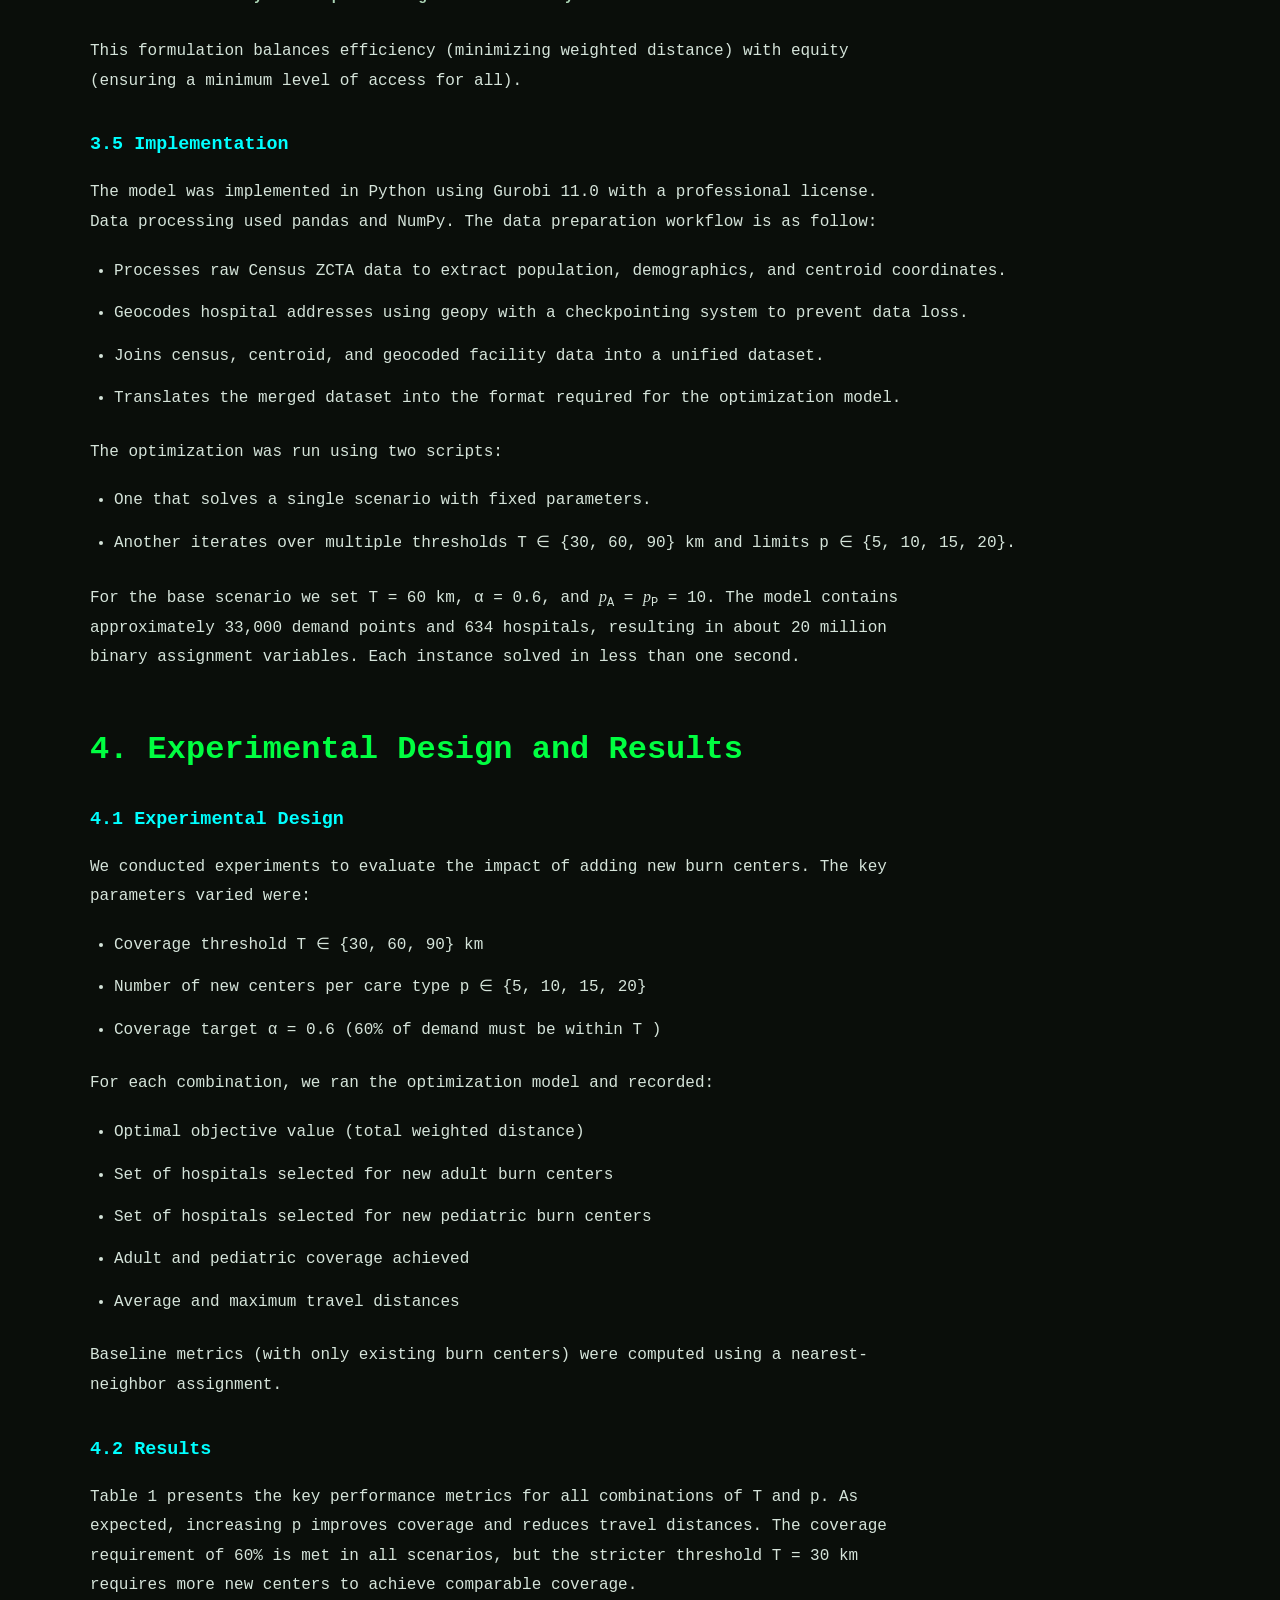
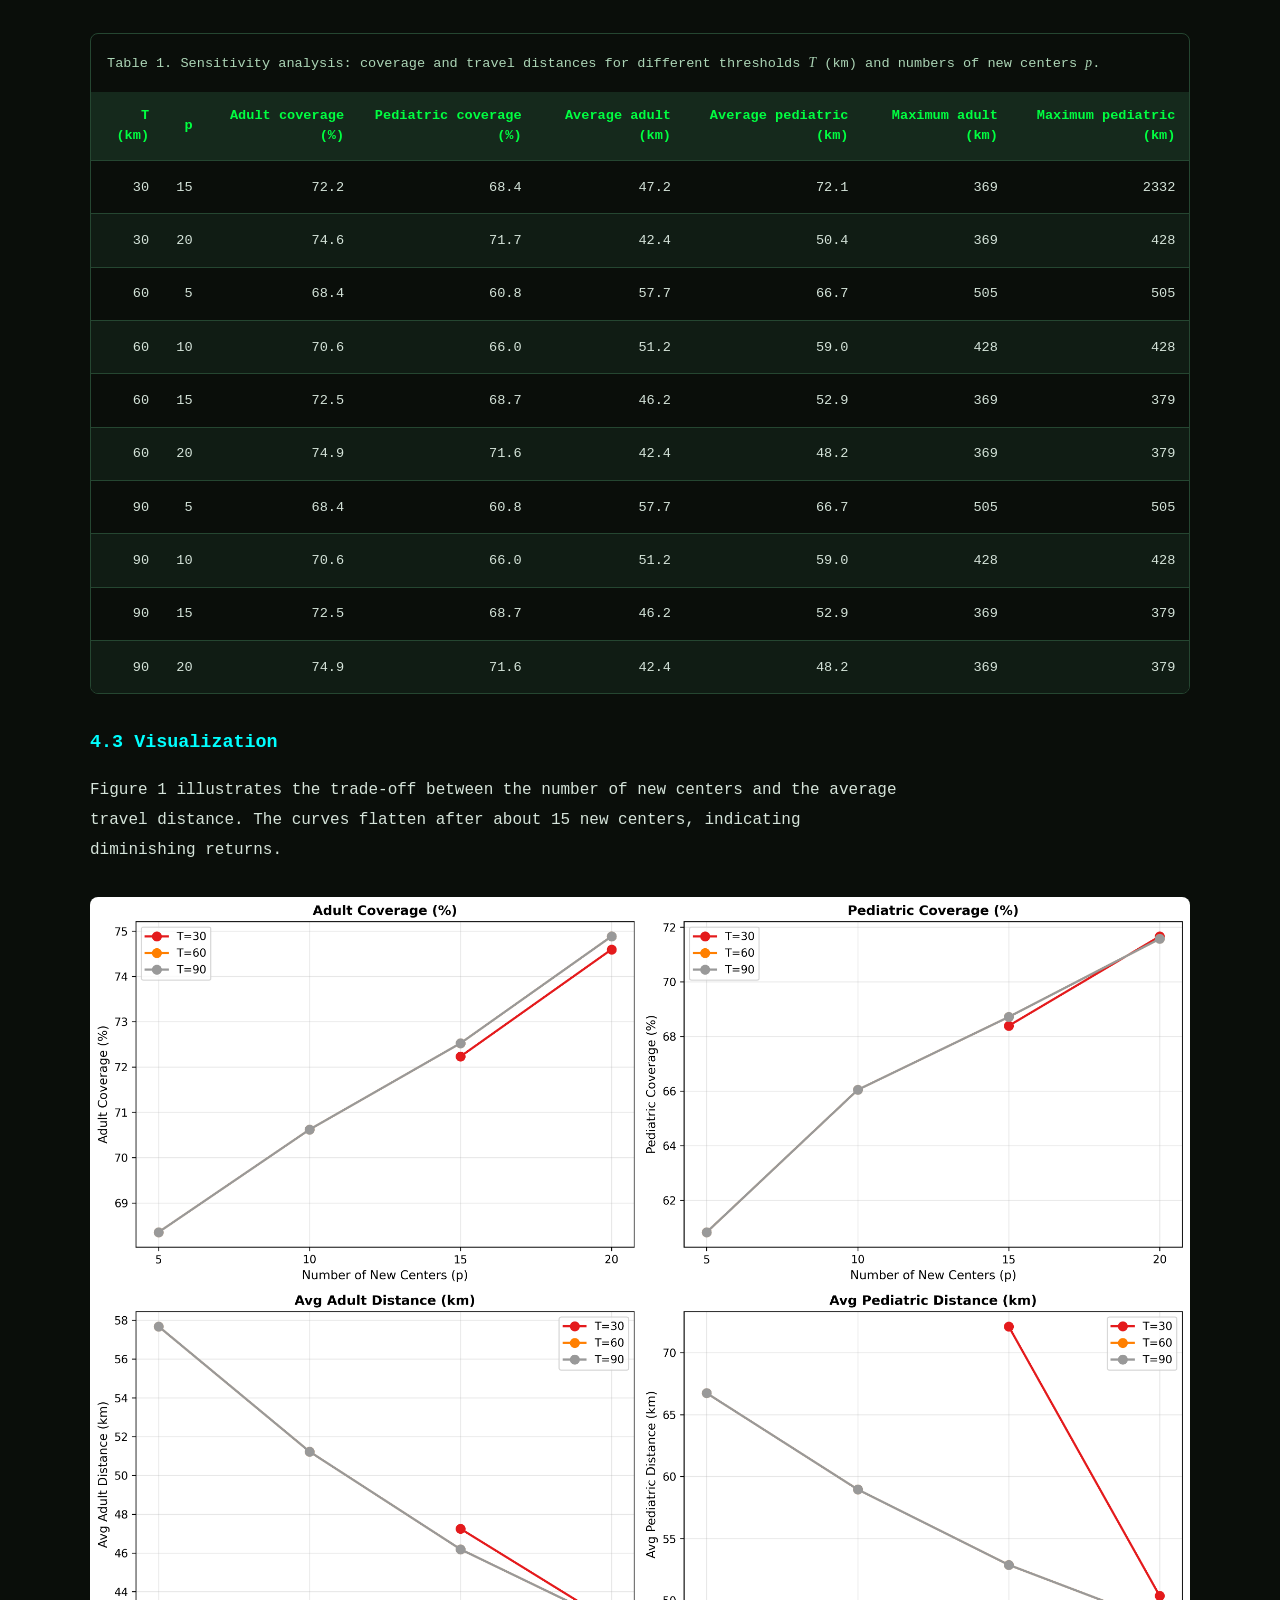
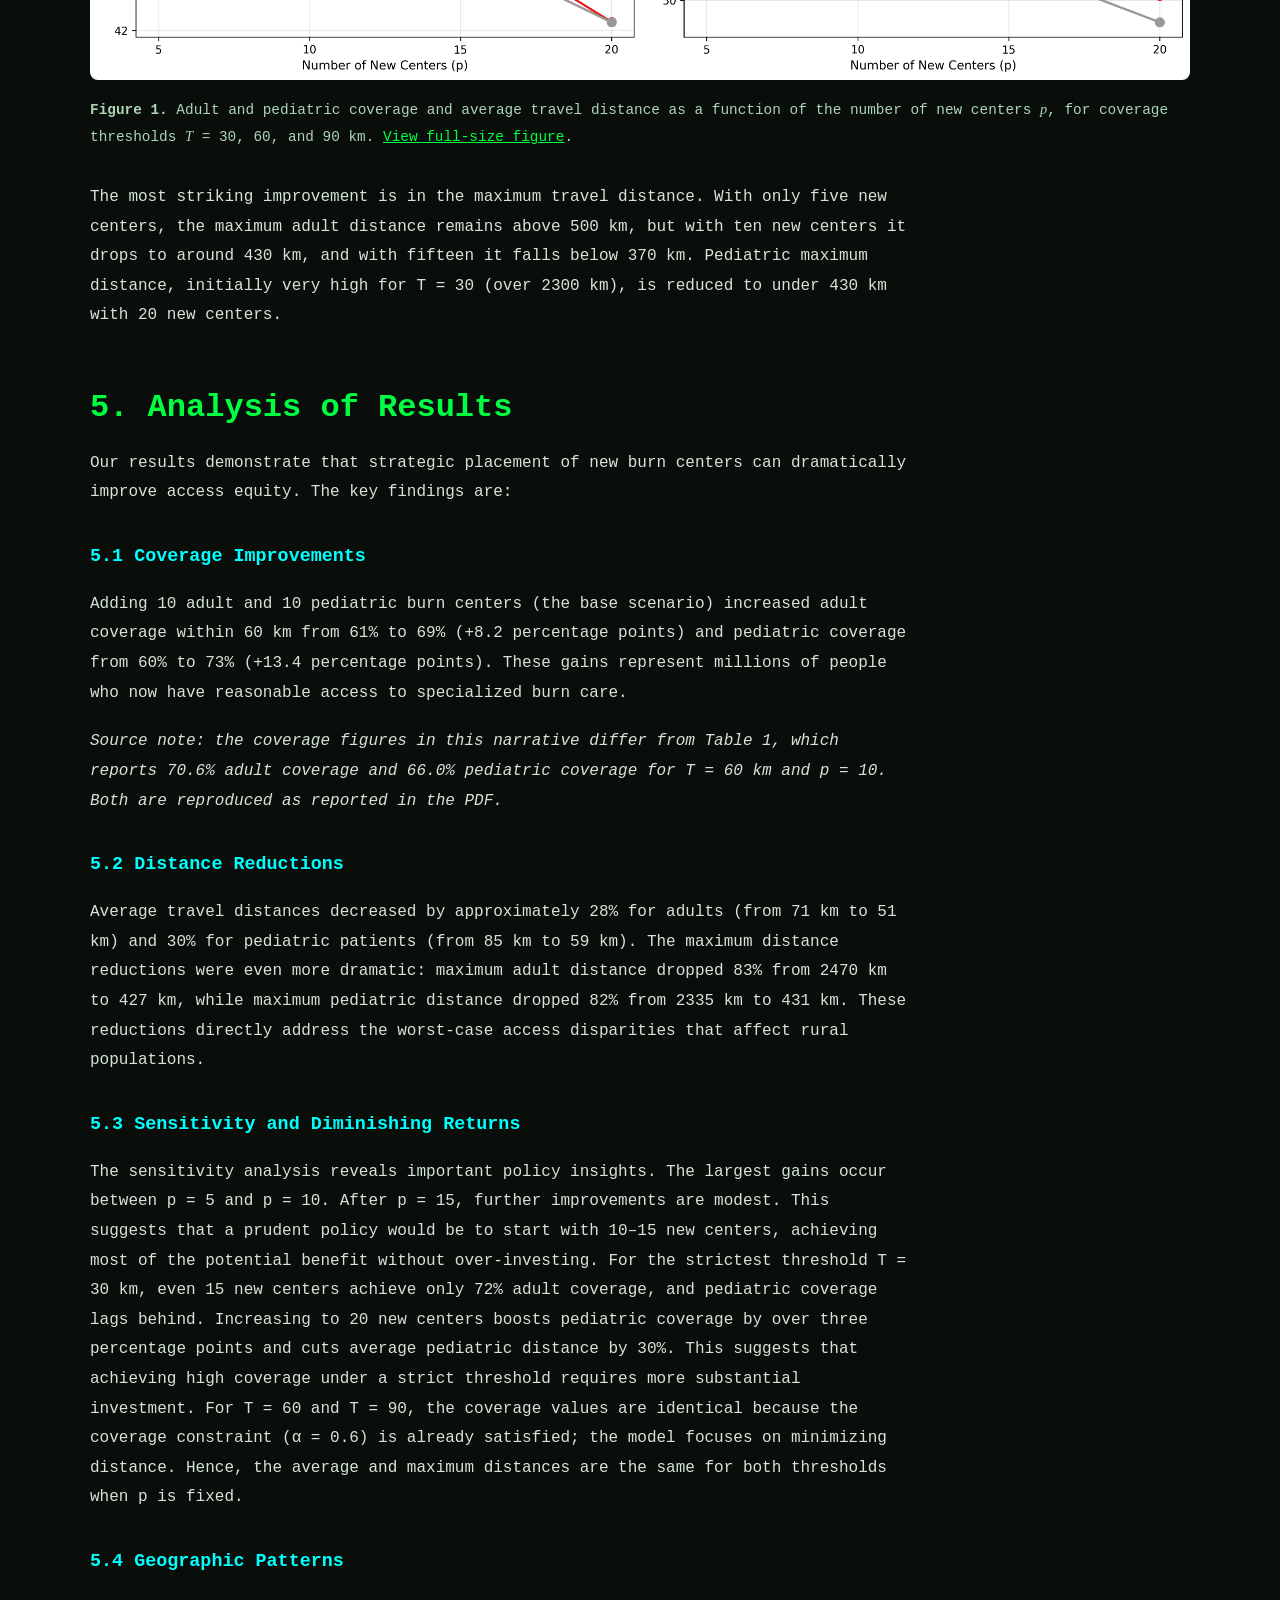
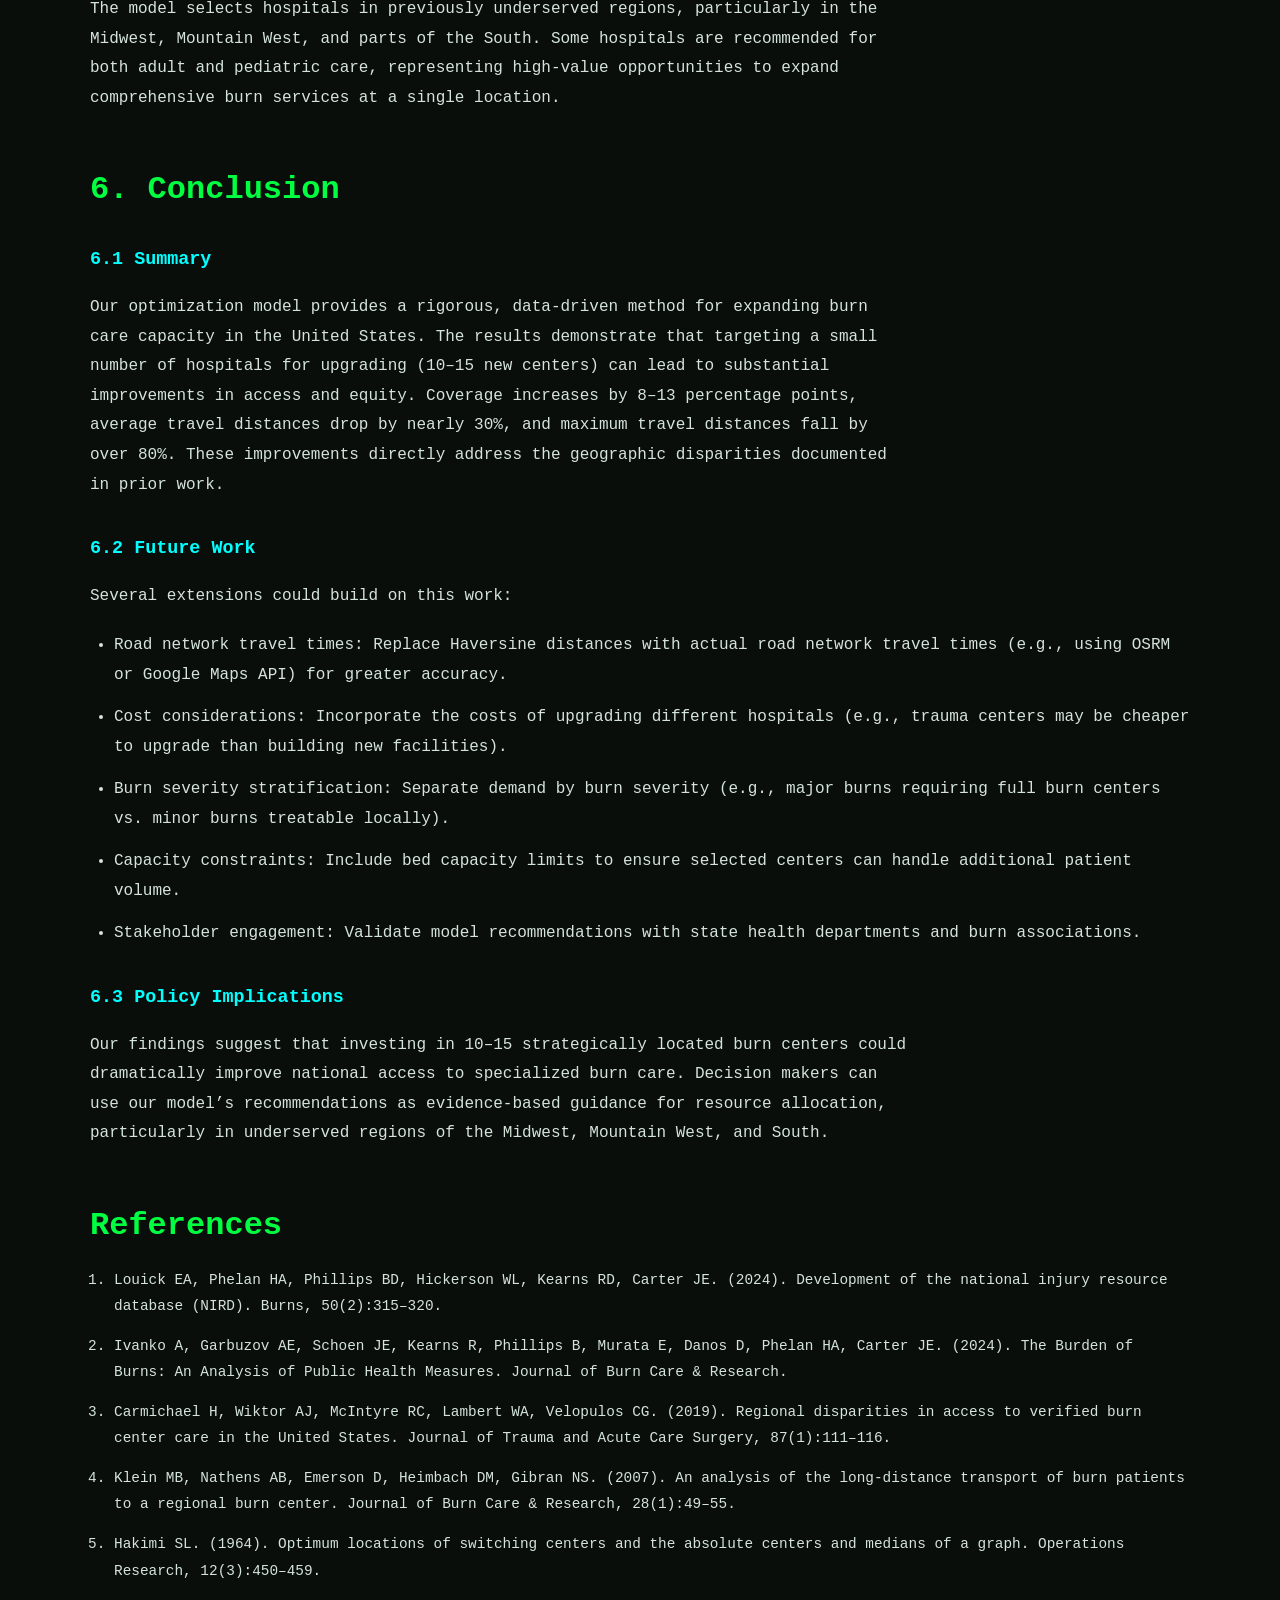
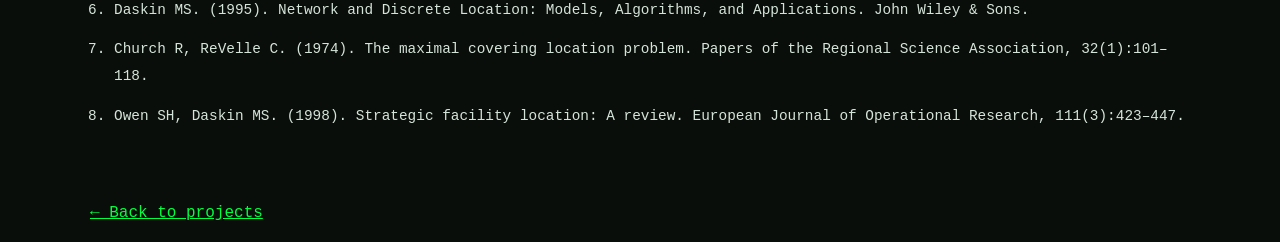
<file: html/opti.html>
<!DOCTYPE html>
<html lang="en">
    <head>
        <meta charset="UTF-8">
        <meta name="viewport" content="width=device-width, initial-scale=1.0">
        <meta name="description"
            content="A facility location model for expanding adult and pediatric burn care access, balancing travel distance, coverage, and equity. Full project report on burn care optimization.">
        <title>Optimizing Burn Care Access | Project Report</title>
        <link rel="stylesheet" href="../css/styles.css">
        <link rel="stylesheet" href="../css/opti.css">
        <link rel="icon" href="../assets/matrix-rabbit.ico" sizes="16x16 32x32 48x48">
    <link rel="icon" type="image/png" sizes="32x32" href="../assets/matrix-rabbit-32.png">
    <link rel="apple-touch-icon" sizes="180x180" href="../assets/matrix-rabbit-180.png">
</head>
    <body class="report-page">
        <nav class="report-nav" aria-label="Project navigation">
            <a href="index.html#projects">&larr; Back to projects</a>
            <a href="../assets/write_up.pdf">Open report PDF</a>
        </nav>
        <main class="report-main">
            <header class="report-header">
                <p class="report-eyebrow">Operations research / Healthcare
                    access</p>
                <h1>Optimizing the Expansion of Burn Care Access</h1>
                <p class="report-subtitle">A Facility Location Model with
                    Coverage and Equity</p>
                <p class="report-meta">Edo Yawovi &middot; <time
                        datetime="2026-09-22">September 22, 2026</time></p>
                <p>A nationwide optimization study balancing travel distance,
                    population coverage, and equitable access to specialized
                    burn care.</p>
                <div class="report-actions">
                    <a class="btn btn-primary" href="../assets/write_up.pdf"
                        download>Download Report (PDF)</a>
                    <a class="btn btn-secondary" href="#report">Read the report
                        &darr;</a>
                </div>
            </header>
            <nav class="report-toc" aria-label="Report contents">
                <a href="#abstract">Abstract</a>
                <a href="#introduction">Introduction</a>
                <a href="#literature">Literature review</a>
                <a href="#data">Methodology</a>
                <a href="#model">Mathematical model</a>
                <a href="#implementation">Implementation</a>
                <a href="#results">Experiments and results</a>
                <a href="#analysis">Analysis of results</a>
                <a href="#conclusion">Conclusion</a>
                <a href="#references">References</a>
                <!-- <a href="#contributions">Team contributions</a> -->
            </nav>
            <article id="report" class="report-content"
                aria-label="Full project report">
                <section id="abstract" class="report-abstract">
                    <h2>Abstract</h2>
                    <p>Burn injuries require specialized care that is often
                        concentrated in designated centers. In the United
                        States, many patients must travel long distances to
                        reach a burn center, and access is uneven across
                        geographic and demographic groups. We develop a
                        mixed-integer linear programming model to identify
                        hospitals that should be upgraded to adult or pediatric
                        burn centers to improve access equity. The model
                        minimizes population-weighted travel distance while
                        ensuring that a target fraction of the population is
                        within a threshold distance (coverage) and limiting the
                        number of new designations. Using nationwide ZCTA-level
                        population data and a comprehensive hospital dataset, we
                        evaluate the impact of adding burn capabilities to
                        selected hospitals. Results show that upgrading a modest
                        number of hospitals can dramatically reduce average and
                        maximum travel distances, increase coverage, and reduce
                        disparities. Our approach provides a data-driven tool
                        for policy makers and health planners to allocate
                        resources equitably.</p>
                </section>
                <section id="introduction">
                    <h2>1. Introduction</h2>
                    <p>Timely access to specialized burn care is critical for
                        patient outcomes, yet many regions of the United States
                        are underserved. The American Burn Association verifies
                        only 76 burn centers, and eight states have none at all
                        <a href="#ref-1">[1]</a>. Furthermore, over half of burn
                        patients are treated at non-verified centers <a
                            href="#ref-3">[3]</a>. The lack of a systematic
                        method to identify where to add burn care capacity
                        hinders efforts to improve access. This study addresses
                        that gap by formulating an optimization model that
                        recommends hospitals for upgrading to adult or pediatric
                        burn centers, balancing efficiency (total travel
                        distance) with equity (coverage within a threshold).</p>
                    <h3>1.1 Problem Statement and Motivation</h3>
                    <p>Burn injuries represent a significant public health
                        burden. Ivanko et al. <a href="#ref-2">[2]</a> estimate
                        that approximately 600,000 individuals annually suffer
                        burn injuries requiring emergent care in the United
                        States. Despite this high incidence, only 135 burn
                        centers exist nationwide, with</p>
                    <p>total burn bed capacity of just 1,130 beds. Texas leads
                        with 206 burn beds, followed by New York (143),
                        California (140), Georgia (129), and Ohio (94). In stark
                        contrast, states such as West Virginia (4 beds), Maine
                        (6 beds), and Hawaii (7 beds) have extremely limited
                        capacity, while Alaska and South Dakota have none. Eight
                        states have no burn center at all. The consequences of
                        this concentration are substantial. Rural populations
                        face disproportionately long travel distances, and over
                        half of severe burn patients are treated at nonverified
                        facilities that may lack specialized resources <a
                            href="#ref-3">[3]</a>. Long transport distances
                        delay definitive care and increase morbidity <a
                            href="#ref-4">[4]</a>. These disparities motivated
                        our work: we need a systematic, data-driven method to
                        identify where new burn care resources should be
                        deployed to maximize improvement in access and
                        equity.</p>
                </section>
                <section id="literature">
                    <h2>2. Literature Review</h2>
                    <h3>2.1 Burn Care Resources and Access Disparities</h3>
                    <p>The National Injury Resource Database (NIRD), developed
                        by Louick et al. <a href="#ref-1">[1]</a>, represents
                        the first comprehensive, up-to-date catalog of all U.S.
                        burn centers and Level I and II trauma centers. Prior to
                        NIRD, no single, publicly available database
                        characterized burn resources across the country,
                        creating challenges for patient routing, disaster
                        planning, and access analysis. The final NIRD dataset
                        includes 135 burn centers and 617 trauma centers, with
                        detailed information on adult and pediatric
                        capabilities, verification status, and bed counts. The
                        distribution of burn centers is highly uneven.
                        ABA-verified centers exist in only 31 states plus
                        Washington, D.C., leaving 11 states with no verified
                        center and 8 states with no burn center of any kind <a
                            href="#ref-1">[1]</a>. Capacity constraints compound
                        the problem. Burn centers operate at or near capacity on
                        a daily basis, and the number of dedicated burn surgeons
                        remains limited, approximately 250 nationwide <a
                            href="#ref-1">[1]</a>. Carmichael et al. <a
                            href="#ref-3">[3]</a> conducted a national analysis
                        of access to verified burn centers, revealing
                        substantial regional disparities. Using geospatial
                        methods, they found that populations in the Mountain
                        West, Midwest, and South face significantly longer
                        travel distances to reach verified centers compared to
                        those in the Northeast and West Coast. The authors
                        estimated that over 20% of the U.S. population lives
                        more than 60 minutes from a verified burn center.
                        Long-distance transport itself poses risks. Klein et al.
                        <a href="#ref-4">[4]</a> analyzed transfers to a
                        regional burn center and found that patients transported
                        more than 100 miles experienced delays in definitive
                        care and higher rates of complications. Their study
                        highlighted the importance of reducing travel distances
                        through strategic placement of burn care resources.</p>
                    <h3>2.2 Facility Location Models</h3>
                    <p>The problem of siting facilities to serve geographically
                        distributed demand has been extensively studied in
                        operations research. The p-median problem, introduced by
                        Hakimi <a href="#ref-5">[5]</a>, seeks to locate p
                        facilities to minimize the total weighted distance
                        between demand points and their assigned facilities.
                        This formulation is well-suited to problems where
                        efficiency (minimizing total travel cost) is the primary
                        objective.</p>
                    <p>The p-center problem, in contrast, minimizes the maximum
                        distance between any demand point and its nearest
                        facility <a href="#ref-6">[6]</a>. This formulation
                        addresses equity directly by focusing on worst-case
                        access rather than average performance. Both the
                        p-median and p-center are NP-hard, but efficient exact
                        and heuristic solution methods exist for problems of
                        practical size. Covering models offer another approach.
                        The maximal covering location problem, formulated by
                        Church and ReVelle <a href="#ref-7">[7]</a>, maximizes
                        the amount of demand covered within a specified distance
                        threshold using a fixed number of facilities. This
                        approach is particularly relevant when a minimum
                        acceptable access standard can be defined. Recent work
                        has combined these classical models to address multiple
                        objectives simultaneously. Owen and Daskin <a
                            href="#ref-8">[8]</a> provide a comprehensive review
                        of strategic facility location, noting that healthcare
                        applications require careful attention to equity
                        considerations alongside efficiency. Our model
                        integrates the p-median objective (minimizing total
                        distance) with coverage constraints to ensure that a
                        minimum fraction of the population has access within a
                        reasonable threshold. This hybrid approach balances the
                        efficiency of the p-median with the equity focus of
                        covering models.</p>
                    <h3>2.3 Data and Implementation Considerations</h3>
                    <p>Implementing facility location models for healthcare
                        applications requires several types of data: demand
                        estimates, candidate facility locations and
                        capabilities, and travel distances between them. Demand
                        is typically derived from population data, often at the
                        census tract or ZIP code level. For burn care, burn
                        incidence rates must be applied to population counts.
                        Ivanko et al. <a href="#ref-2">[2]</a> synthesized
                        multiple data sources to produce a credible national
                        incidence estimate of 600,000 annual burn injuries
                        requiring emergent care. Hospital location data,
                        including existing burn care capabilities, can be
                        obtained from sources such as the American Hospital
                        Association annual survey, state health departments, and
                        specialized databases like NIRD <a
                            href="#ref-1">[1]</a>. The Homeland Infrastructure
                        Foundation-Level Data (HIFLD) also provides open trauma
                        center location data. Travel distances can be
                        approximated using great-circle (Haversine) distances,
                        which are computationally efficient but less accurate
                        than road network distances. For large-scale models with
                        thousands of demand points and hundreds of candidate
                        facilities, the computational advantages of Haversine
                        distances often outweigh the loss of accuracy,
                        especially for initial planning studies.</p>
                    <h3>2.4 Research Gap and Contribution</h3>
                    <p>Prior work has documented disparities in burn care access
                        <a href="#ref-3">[3]</a> and provided the necessary data
                        infrastructure <a href="#ref-1">[1]</a>. Facility
                        location models are well-established but have rarely
                        been applied to burn center placement. No previous
                        study, to our knowledge, has used optimization to
                        recommend specific hospitals for upgrading to burn
                        centers based on population demand and existing
                        infrastructure. This gap motivates our contribution: a
                        mixed-integer linear program that identifies optimal
                        locations for new burn care capabilities while balancing
                        efficiency and equity.</p>
                </section>
                <section id="data">
                    <h2>3. Approach and Methodology</h2>

                    <h3>3.1 Demand Estimation</h3>
                    <p>We used ZCTA (ZIP Code Tabulation Area) level population
                        data from the 2023 American Community Survey 5-year
                        estimates (Table B01001). For each ZCTA <var>i</var>, we
                        computed adult population (age ≥ 18) and pediatric
                        population (age &lt; 18). Annual burn care demand was
                        estimated by applying a national incidence rate of
                        600,000 burn injuries per year <a
                            href="#ref-2">[2]</a>:</p>
                    <div class="equation equation-stack"><div
                            class="equation-scroll" tabindex="0"><math
                                xmlns="http://www.w3.org/1998/Math/MathML"
                                display="block"
                                aria-label="Annual adult demand equals the adult population of ZCTA i divided by total US population, multiplied by 600,000"><mrow><msubsup><mi>h</mi><mrow><mi>i</mi></mrow><mi>adult</mi></msubsup><mo>=</mo><mfrac><msub><mi>adult</mi><mrow><mi>i</mi></mrow></msub><mtext>total
                                            US
                                            pop</mtext></mfrac><mo>×</mo><mn>600,000</mn></mrow></math><math
                                xmlns="http://www.w3.org/1998/Math/MathML"
                                display="block"
                                aria-label="Annual pediatric demand equals the pediatric population of ZCTA i divided by total US population, multiplied by 600,000"><mrow><msubsup><mi>h</mi><mrow><mi>i</mi></mrow><mi>ped</mi></msubsup><mo>=</mo><mfrac><msub><mi>under18</mi><mrow><mi>i</mi></mrow></msub><mtext>total
                                            US
                                            pop</mtext></mfrac><mo>×</mo><mn>600,000</mn></mrow></math></div></div>
                    <p>ZCTA centroids (latitude/longitude) were obtained from
                        the Census TIGER/Line shapefiles.</p>
                    <h3>3.2 Hospital Data</h3>
                    <p>A comprehensive list of hospitals with their locations
                        and current burn care capabilities was compiled from the
                        National Injury Resource Database (NIRD) <a
                            href="#ref-1">[1]</a>, supplemented by the American
                        Burn Association, American College of Surgeons, and
                        state health departments. For each hospital <var>j</var>
                        we recorded:</p>
                    <ul><li>Existing adult burn care: <code>burn_adult</code>
                            (0/1).</li><li>Existing pediatric burn care:
                            <code>burn_peds</code> (0/1).</li><li>Latitude and
                            longitude (geocoded).</li></ul>
                    <p>The final dataset contains 634 unique hospitals across
                        the U.S.</p>
                    <h3>3.3 Distance Matrix</h3>
                    <p>Travel distances between each ZCTA centroid and each
                        hospital were computed using the Haversine great-circle
                        formula:</p>
                    <div class="equation"><div class="equation-scroll"
                            tabindex="0"><math
                                xmlns="http://www.w3.org/1998/Math/MathML"
                                display="block"
                                aria-label="Distance equals twice Earth's radius times arcsine of the square root of sine squared of half the latitude difference plus cosine latitude i times cosine latitude j times sine squared of half the longitude difference"><mrow><msub><mi>d</mi><mrow><mi>i</mi><mi>j</mi></mrow></msub><mo>=</mo><mn>2</mn><mi>R</mi><mi>arcsin</mi><mo>(</mo><msqrt><mrow><msup><mi>sin</mi><mn>2</mn></msup><mo>(</mo><mfrac><mrow><mi>Δ</mi><mi>φ</mi></mrow><mn>2</mn></mfrac><mo>)</mo><mo>+</mo><mi>cos</mi><msub><mi>φ</mi><mi>i</mi></msub><mi>cos</mi><msub><mi>φ</mi><mi>j</mi></msub><msup><mi>sin</mi><mn>2</mn></msup><mo>(</mo><mfrac><mrow><mi>Δ</mi><mi>λ</mi></mrow><mn>2</mn></mfrac><mo>)</mo></mrow></msqrt><mo>)</mo></mrow></math></div></div>
                    <p>Here <var>R</var> = 6371 km is the Earth’s radius,
                        <var>φ</var> is latitude, and <var>λ</var> is longitude.
                        The resulting distance matrix has shape (33,000 × 634)
                        and was stored as a dense NumPy array for computational
                        efficiency.</p>

                    <h3 id="model">3.4 Mathematical Model</h3>
                    <p>We formulate a mixed-integer linear program (MILP) to
                        select hospitals for upgrading.</p>
                    <h4>Sets and parameters</h4>
                    <dl class="notation">
                        <dt><var>I</var></dt><dd>Set of demand points (ZCTAs),
                            indexed by <var>i</var>.</dd>
                        <dt><var>J</var></dt><dd>Set of candidate hospitals,
                            indexed by <var>j</var>.</dd>
                        <dt><var>K</var> = {A, P}</dt><dd>Care types: adult and
                            pediatric.</dd>
                        <dt><var>h</var><sub>i</sub><sup>k</sup></dt><dd>Annual
                            burn demand of type <var>k</var> at ZCTA
                            <var>i</var>.</dd>
                        <dt><var>d</var><sub>ij</sub></dt><dd>Distance (km) from
                            ZCTA <var>i</var> to hospital <var>j</var>.</dd>
                        <dt><var>exist</var><sub>j</sub><sup>k</sup></dt><dd>1
                            if hospital <var>j</var> already provides type
                            <var>k</var> care; 0 otherwise.</dd>
                        <dt><var>T</var></dt><dd>Coverage threshold (km).</dd>
                        <dt>α</dt><dd>Minimum fraction of demand that must be
                            covered within <var>T</var>.</dd>
                        <dt><var>p</var><sub>k</sub></dt><dd>Maximum number of
                            new hospitals to be designated for type
                            <var>k</var>.</dd>
                    </dl>
                    <h4>Decision variables</h4>
                    <ul><li><var>x</var><sub>j</sub><sup>k</sup> ∈ {0, 1}: 1 if
                            hospital <var>j</var> provides type <var>k</var>
                            after
                            expansion.</li><li><var>y</var><sub>ij</sub><sup>k</sup>
                            ∈ {0, 1}: 1 if ZCTA <var>i</var> is assigned to
                            hospital <var>j</var> for type
                            <var>k</var>.</li></ul>
                    <h4>Objective</h4>
                    <div class="equation" role="group"
                        aria-label="Objective: minimize total demand-weighted travel distance"><div
                            class="equation-scroll" tabindex="0"><math
                                xmlns="http://www.w3.org/1998/Math/MathML"
                                display="block"
                                aria-label="Objective: minimize total demand-weighted travel distance"><mrow><mo>min</mo><munder><mo>∑</mo><mrow><mi>k</mi><mo>∈</mo><mi>K</mi></mrow></munder><munder><mo>∑</mo><mrow><mi>i</mi><mo>∈</mo><mi>I</mi></mrow></munder><munder><mo>∑</mo><mrow><mi>j</mi><mo>∈</mo><mi>J</mi></mrow></munder><msubsup><mi>h</mi><mrow><mi>i</mi></mrow><mi>k</mi></msubsup><msub><mi>d</mi><mrow><mi>i</mi><mi>j</mi></mrow></msub><msubsup><mi>y</mi><mrow><mi>i</mi><mi>j</mi></mrow><mi>k</mi></msubsup></mrow></math></div></div><p
                        class="equation-description">Minimize total travel
                        distance weighted by annual burn care demand across both
                        care types.</p>
                    <h4>Constraints</h4>
                    <div class="equation" role="group"
                        aria-label="Constraint 1: assign each demand point to exactly one hospital"><div
                            class="equation-scroll" tabindex="0"><math
                                xmlns="http://www.w3.org/1998/Math/MathML"
                                display="block"
                                aria-label="Constraint 1: assign each demand point to exactly one hospital"><mrow><munder><mo>∑</mo><mrow><mi>j</mi><mo>∈</mo><mi>J</mi></mrow></munder><msubsup><mi>y</mi><mrow><mi>i</mi><mi>j</mi></mrow><mi>k</mi></msubsup><mo>=</mo><mn>1</mn></mrow></math><span
                                class="equation-qualifier">For every i ∈ I and k
                                ∈ K.</span></div><span
                            class="equation-number">(1)</span></div><p
                        class="equation-description"><strong>Every ZCTA is
                            assigned to exactly one hospital for each care
                            type.</strong></p><div class="equation" role="group"
                        aria-label="Constraint 2: assign demand only to an available service"><div
                            class="equation-scroll" tabindex="0"><math
                                xmlns="http://www.w3.org/1998/Math/MathML"
                                display="block"
                                aria-label="Constraint 2: assign demand only to an available service"><mrow><msubsup><mi>y</mi><mrow><mi>i</mi><mi>j</mi></mrow><mi>k</mi></msubsup><mo>≤</mo><msubsup><mi>x</mi><mrow><mi>j</mi></mrow><mi>k</mi></msubsup></mrow></math><span
                                class="equation-qualifier">For every i ∈ I, j ∈
                                J, and k ∈ K.</span></div><span
                            class="equation-number">(2)</span></div><p
                        class="equation-description"><strong>Assignment is
                            permitted only to a hospital that offers the
                            required service.</strong></p><div class="equation"
                        role="group"
                        aria-label="Constraint 3: preserve existing burn care capabilities"><div
                            class="equation-scroll" tabindex="0"><math
                                xmlns="http://www.w3.org/1998/Math/MathML"
                                display="block"
                                aria-label="Constraint 3: preserve existing burn care capabilities"><mrow><msubsup><mi>x</mi><mrow><mi>j</mi></mrow><mi>k</mi></msubsup><mo>≥</mo><msubsup><mi>exist</mi><mrow><mi>j</mi></mrow><mi>k</mi></msubsup></mrow></math><span
                                class="equation-qualifier">For every j ∈ J and k
                                ∈ K.</span></div><span
                            class="equation-number">(3)</span></div><p
                        class="equation-description"><strong>Existing adult and
                            pediatric burn care capabilities are
                            preserved.</strong></p><div class="equation"
                        role="group"
                        aria-label="Constraint 4: limit the number of new designations"><div
                            class="equation-scroll" tabindex="0"><math
                                xmlns="http://www.w3.org/1998/Math/MathML"
                                display="block"
                                aria-label="Constraint 4: limit the number of new designations"><mrow><munder><mo>∑</mo><mrow><mi>j</mi><mo>∈</mo><mi>J</mi></mrow></munder><mo>(</mo><msubsup><mi>x</mi><mrow><mi>j</mi></mrow><mi>k</mi></msubsup><mo>−</mo><msubsup><mi>exist</mi><mrow><mi>j</mi></mrow><mi>k</mi></msubsup><mo>)</mo><mo>≤</mo><msub><mi>p</mi><mrow><mi>k</mi></mrow></msub></mrow></math><span
                                class="equation-qualifier">For every k ∈
                                K.</span></div><span
                            class="equation-number">(4)</span></div><p
                        class="equation-description"><strong>The number of
                            upgrades cannot exceed the budget for that care
                            type.</strong></p><div class="equation" role="group"
                        aria-label="Constraint 5: meet the minimum coverage target"><div
                            class="equation-scroll" tabindex="0"><math
                                xmlns="http://www.w3.org/1998/Math/MathML"
                                display="block"
                                aria-label="Constraint 5: meet the minimum coverage target"><mrow><munder><mo>∑</mo><mrow><mi>i</mi><mo>∈</mo><mi>I</mi></mrow></munder><munder><mo>∑</mo><mrow><mi>j</mi><mo>∈</mo><mi>J</mi><mo>:</mo><msub><mi>d</mi><mrow><mi>i</mi><mi>j</mi></mrow></msub><mo>≤</mo><mi>T</mi></mrow></munder><msubsup><mi>h</mi><mrow><mi>i</mi></mrow><mi>k</mi></msubsup><msubsup><mi>y</mi><mrow><mi>i</mi><mi>j</mi></mrow><mi>k</mi></msubsup><mo>≥</mo><mi>α</mi><munder><mo>∑</mo><mrow><mi>i</mi><mo>∈</mo><mi>I</mi></mrow></munder><msubsup><mi>h</mi><mrow><mi>i</mi></mrow><mi>k</mi></msubsup></mrow></math><span
                                class="equation-qualifier">For every k ∈
                                K.</span></div><span
                            class="equation-number">(5)</span></div><p
                        class="equation-description"><strong>At least fraction α
                            of total demand must be assigned within distance
                            T.</strong></p><div class="equation" role="group"
                        aria-label="Constraint 6: binary decisions"><div
                            class="equation-scroll" tabindex="0"><math
                                xmlns="http://www.w3.org/1998/Math/MathML"
                                display="block"
                                aria-label="Constraint 6: binary decisions"><mrow><msubsup><mi>x</mi><mrow><mi>j</mi></mrow><mi>k</mi></msubsup><mo>,</mo><msubsup><mi>y</mi><mrow><mi>i</mi><mi>j</mi></mrow><mi>k</mi></msubsup><mo>∈</mo><mo>{</mo><mn>0</mn><mo>,</mo><mn>1</mn><mo>}</mo></mrow></math><span
                                class="equation-qualifier">For all applicable i,
                                j, and k.</span></div><span
                            class="equation-number">(6)</span></div><p
                        class="equation-description"><strong>Service
                            availability and hospital assignments are binary
                            decisions.</strong></p>
                    <p>This formulation balances efficiency (minimizing weighted
                        distance) with equity (ensuring a minimum level of
                        access for all).</p>

                    <h3 id="implementation">3.5 Implementation</h3>
                    <p>The model was implemented in Python using Gurobi 11.0
                        with a professional license. Data processing used pandas
                        and NumPy. The data preparation workflow is as
                        follow:</p>
                    <ul>
                        <li>Processes raw Census ZCTA data to extract
                            population, demographics, and centroid
                            coordinates.</li>
                        <li>Geocodes hospital addresses using geopy with a
                            checkpointing system to prevent data loss.</li>
                        <li>Joins census, centroid, and geocoded facility data
                            into a unified dataset.</li>
                        <li>Translates the merged dataset into the format
                            required for the optimization model.</li>
                    </ul>
                    <p>The optimization was run using two scripts:</p>
                    <ul>
                        <li>One that solves a single scenario with fixed
                            parameters.</li>
                        <li>Another iterates over multiple thresholds T ∈ {30,
                            60, 90} km and limits p ∈ {5, 10, 15, 20}.</li>
                    </ul>
                    <p>For the base scenario we set T = 60 km, α = 0.6, and
                        <var>p</var><sub>A</sub> = <var>p</var><sub>P</sub> =
                        10. The model contains approximately 33,000 demand
                        points and 634 hospitals, resulting in about 20 million
                        binary assignment variables. Each instance solved in
                        less than one second.</p>
                </section>
                <section id="results">
                    <h2>4. Experimental Design and Results</h2>
                    <h3>4.1 Experimental Design</h3>
                    <p>We conducted experiments to evaluate the impact of adding
                        new burn centers. The key parameters varied were:</p>
                    <ul>
                        <li>Coverage threshold T ∈ {30, 60, 90} km</li>
                        <li>Number of new centers per care type p ∈ {5, 10, 15,
                            20}</li>
                        <li>Coverage target α = 0.6 (60% of demand must be
                            within T )</li>
                    </ul>
                    <p>For each combination, we ran the optimization model and
                        recorded:</p>
                    <ul>
                        <li>Optimal objective value (total weighted
                            distance)</li>
                        <li>Set of hospitals selected for new adult burn
                            centers</li>
                        <li>Set of hospitals selected for new pediatric burn
                            centers</li>
                        <li>Adult and pediatric coverage achieved</li>
                        <li>Average and maximum travel distances</li>
                    </ul>
                    <p>Baseline metrics (with only existing burn centers) were
                        computed using a nearest-neighbor assignment.</p>
                    <h3>4.2 Results</h3>
                    <p>Table 1 presents the key performance metrics for all
                        combinations of T and p. As expected, increasing p
                        improves coverage and reduces travel distances. The
                        coverage requirement of 60% is met in all scenarios, but
                        the stricter threshold T = 30 km requires more new
                        centers to achieve comparable coverage.</p><div
                        class="table-scroll" role="region"
                        aria-label="Sensitivity analysis results; scroll horizontally on small screens"
                        tabindex="0">
                        <table id="results-table">
                            <caption>Table 1. Sensitivity analysis: coverage and
                                travel distances for different thresholds
                                <var>T</var> (km) and numbers of new centers
                                <var>p</var>.</caption>
                            <thead><tr><th scope="col">T (km)</th><th
                                        scope="col">p</th><th scope="col">Adult
                                        coverage (%)</th><th
                                        scope="col">Pediatric coverage
                                        (%)</th><th scope="col">Average adult
                                        (km)</th><th scope="col">Average
                                        pediatric (km)</th><th
                                        scope="col">Maximum adult (km)</th><th
                                        scope="col">Maximum pediatric
                                        (km)</th></tr></thead>
                            <tbody><tr><td>30</td><td>15</td><td>72.2</td><td>68.4</td><td>47.2</td><td>72.1</td><td>369</td><td>2332</td></tr>
                                <tr><td>30</td><td>20</td><td>74.6</td><td>71.7</td><td>42.4</td><td>50.4</td><td>369</td><td>428</td></tr>
                                <tr><td>60</td><td>5</td><td>68.4</td><td>60.8</td><td>57.7</td><td>66.7</td><td>505</td><td>505</td></tr>
                                <tr><td>60</td><td>10</td><td>70.6</td><td>66.0</td><td>51.2</td><td>59.0</td><td>428</td><td>428</td></tr>
                                <tr><td>60</td><td>15</td><td>72.5</td><td>68.7</td><td>46.2</td><td>52.9</td><td>369</td><td>379</td></tr>
                                <tr><td>60</td><td>20</td><td>74.9</td><td>71.6</td><td>42.4</td><td>48.2</td><td>369</td><td>379</td></tr>
                                <tr><td>90</td><td>5</td><td>68.4</td><td>60.8</td><td>57.7</td><td>66.7</td><td>505</td><td>505</td></tr>
                                <tr><td>90</td><td>10</td><td>70.6</td><td>66.0</td><td>51.2</td><td>59.0</td><td>428</td><td>428</td></tr>
                                <tr><td>90</td><td>15</td><td>72.5</td><td>68.7</td><td>46.2</td><td>52.9</td><td>369</td><td>379</td></tr>
                                <tr><td>90</td><td>20</td><td>74.9</td><td>71.6</td><td>42.4</td><td>48.2</td><td>369</td><td>379</td></tr></tbody>
                        </table>
                    </div>
                    <h3>4.3 Visualization</h3>
                    <p>Figure 1 illustrates the trade-off between the number of
                        new centers and the average travel distance. The curves
                        flatten after about 15 new centers, indicating
                        diminishing returns.</p><figure id="sensitivity-figure"
                        class="report-figure">
                        <a href="../assets/images/opti_result.png"
                            aria-label="Open the sensitivity analysis figure at full resolution"><img
                                src="../assets/images/opti_result.png" loading="lazy"
                                alt="Four plots compare adult and pediatric coverage and average travel distance against the number of new centers for thresholds of 30, 60, and 90 km. Coverage increases and average distances decrease as centers are added. The 60 and 90 km curves overlap; numerical values appear in Table 1 above."></a>
                        <figcaption><strong>Figure 1.</strong> Adult and
                            pediatric coverage and average travel distance as a
                            function of the number of new centers <var>p</var>,
                            for coverage thresholds <var>T</var> = 30, 60, and
                            90 km. <a href="../assets/images/opti_result.png">View
                                full-size figure</a>.</figcaption>
                    </figure><p>The most striking improvement is in the maximum
                        travel distance. With only five new centers, the maximum
                        adult distance remains above 500 km, but with ten new
                        centers it drops to around 430 km, and with fifteen it
                        falls below 370 km. Pediatric maximum distance,
                        initially very high for T = 30 (over 2300 km), is
                        reduced to under 430 km with 20 new centers.</p>
                </section>
                <section id="analysis">
                    <h2>5. Analysis of Results</h2>
                    <p>Our results demonstrate that strategic placement of new
                        burn centers can dramatically improve access equity. The
                        key findings are:</p>
                    <h3>5.1 Coverage Improvements</h3>
                    <p>Adding 10 adult and 10 pediatric burn centers (the base
                        scenario) increased adult coverage within 60 km from 61%
                        to 69% (+8.2 percentage points) and pediatric coverage
                        from 60% to 73% (+13.4 percentage points). These gains
                        represent millions of people who now have reasonable
                        access to specialized burn care.</p>
                    <p><em>Source note: the coverage figures in this narrative
                            differ from Table 1, which reports 70.6% adult
                            coverage and 66.0% pediatric coverage for T = 60 km
                            and p = 10. Both are reproduced as reported in the
                            PDF.</em></p>
                    <h3>5.2 Distance Reductions</h3>
                    <p>Average travel distances decreased by approximately 28%
                        for adults (from 71 km to 51 km) and 30% for pediatric
                        patients (from 85 km to 59 km). The maximum distance
                        reductions were even more dramatic: maximum adult
                        distance dropped 83% from 2470 km to 427 km, while
                        maximum pediatric distance dropped 82% from 2335 km to
                        431 km. These reductions directly address the worst-case
                        access disparities that affect rural populations.</p>
                    <h3 id="sensitivity">5.3 Sensitivity and Diminishing
                        Returns</h3>
                    <p>The sensitivity analysis reveals important policy
                        insights. The largest gains occur between p = 5 and p =
                        10. After p = 15, further improvements are modest. This
                        suggests that a prudent policy would be to start with
                        10–15 new centers, achieving most of the potential
                        benefit without over-investing. For the strictest
                        threshold T = 30 km, even 15 new centers achieve only
                        72% adult coverage, and pediatric coverage lags behind.
                        Increasing to 20 new centers boosts pediatric coverage
                        by over three percentage points and cuts average
                        pediatric distance by 30%. This suggests that achieving
                        high coverage under a strict threshold requires more
                        substantial investment. For T = 60 and T = 90, the
                        coverage values are identical because the coverage
                        constraint (α = 0.6) is already satisfied; the model
                        focuses on minimizing distance. Hence, the average and
                        maximum distances are the same for both thresholds when
                        p is fixed.</p>
                    <h3>5.4 Geographic Patterns</h3>
                    <p>The model selects hospitals in previously underserved
                        regions, particularly in the Midwest, Mountain West, and
                        parts of the South. Some hospitals are recommended for
                        both adult and pediatric care, representing high-value
                        opportunities to expand comprehensive burn services at a
                        single location.</p>
                </section>
                <section id="conclusion">
                    <h2>6. Conclusion</h2>
                    <h3>6.1 Summary</h3>
                    <p>Our optimization model provides a rigorous, data-driven
                        method for expanding burn care capacity in the United
                        States. The results demonstrate that targeting a small
                        number of hospitals for upgrading (10–15 new centers)
                        can lead to substantial improvements in access and
                        equity. Coverage increases by 8–13 percentage points,
                        average travel distances drop by nearly 30%, and maximum
                        travel distances fall by over 80%. These improvements
                        directly address the geographic disparities documented
                        in prior work.</p>
                    <h3>6.2 Future Work</h3>
                    <p>Several extensions could build on this work:</p>
                    <ul>
                        <li>Road network travel times: Replace Haversine
                            distances with actual road network travel times
                            (e.g., using OSRM or Google Maps API) for greater
                            accuracy.</li>
                        <li>Cost considerations: Incorporate the costs of
                            upgrading different hospitals (e.g., trauma centers
                            may be cheaper to upgrade than building new
                            facilities).</li>
                        <li>Burn severity stratification: Separate demand by
                            burn severity (e.g., major burns requiring full burn
                            centers vs. minor burns treatable locally).</li>
                        <li>Capacity constraints: Include bed capacity limits to
                            ensure selected centers can handle additional
                            patient volume.</li>
                        <li>Stakeholder engagement: Validate model
                            recommendations with state health departments and
                            burn associations.</li>
                    </ul>
                    <h3>6.3 Policy Implications</h3>
                    <p>Our findings suggest that investing in 10–15
                        strategically located burn centers could dramatically
                        improve national access to specialized burn care.
                        Decision makers can use our model’s recommendations as
                        evidence-based guidance for resource allocation,
                        particularly in underserved regions of the Midwest,
                        Mountain West, and South.</p>
                </section>
                <section id="references">
                    <h2>References</h2>
                    <ol class="report-references">
                        <li id="ref-1">Louick EA, Phelan HA, Phillips BD,
                            Hickerson WL, Kearns RD, Carter JE. (2024).
                            Development of the national injury resource database
                            (NIRD). Burns, 50(2):315–320.</li>
                        <li id="ref-2">Ivanko A, Garbuzov AE, Schoen JE, Kearns
                            R, Phillips B, Murata E, Danos D, Phelan HA, Carter
                            JE. (2024). The Burden of Burns: An Analysis of
                            Public Health Measures. Journal of Burn Care &amp;
                            Research.</li>
                        <li id="ref-3">Carmichael H, Wiktor AJ, McIntyre RC,
                            Lambert WA, Velopulos CG. (2019). Regional
                            disparities in access to verified burn center care
                            in the United States. Journal of Trauma and Acute
                            Care Surgery, 87(1):111–116.</li>
                        <li id="ref-4">Klein MB, Nathens AB, Emerson D, Heimbach
                            DM, Gibran NS. (2007). An analysis of the
                            long-distance transport of burn patients to a
                            regional burn center. Journal of Burn Care &amp;
                            Research, 28(1):49–55.</li>
                        <li id="ref-5">Hakimi SL. (1964). Optimum locations of
                            switching centers and the absolute centers and
                            medians of a graph. Operations Research,
                            12(3):450–459.</li>
                        <li id="ref-6">Daskin MS. (1995). Network and Discrete
                            Location: Models, Algorithms, and Applications. John
                            Wiley &amp; Sons.</li>
                        <li id="ref-7">Church R, ReVelle C. (1974). The maximal
                            covering location problem. Papers of the Regional
                            Science Association, 32(1):101–118.</li>
                        <li id="ref-8">Owen SH, Daskin MS. (1998). Strategic
                            facility location: A review. European Journal of
                            Operational Research, 111(3):423–447.</li>
                    </ol>
                </section>
                <!-- <section id="contributions">
<h2>Team Contributions</h2>
<ul>
<li>Edo Yawovi: Data preprocessing (census, geocoding, merge notebooks), optimization model implementation, results analysis, and report writing (Sections 1, 2, 3, 5, 6).</li>
<li>Conner Matuza: Literature review (Section 3), post-processing and evaluation (post process notebooks), visualization generation, and report writing (Sections 4, 7, and editing).</li>
</ul>
</section> -->
            </article>
            <footer class="report-footer"><a href="index.html#projects">&larr;
                    Back to projects</a></footer>
        </main>
    </body>
</html>
</file>
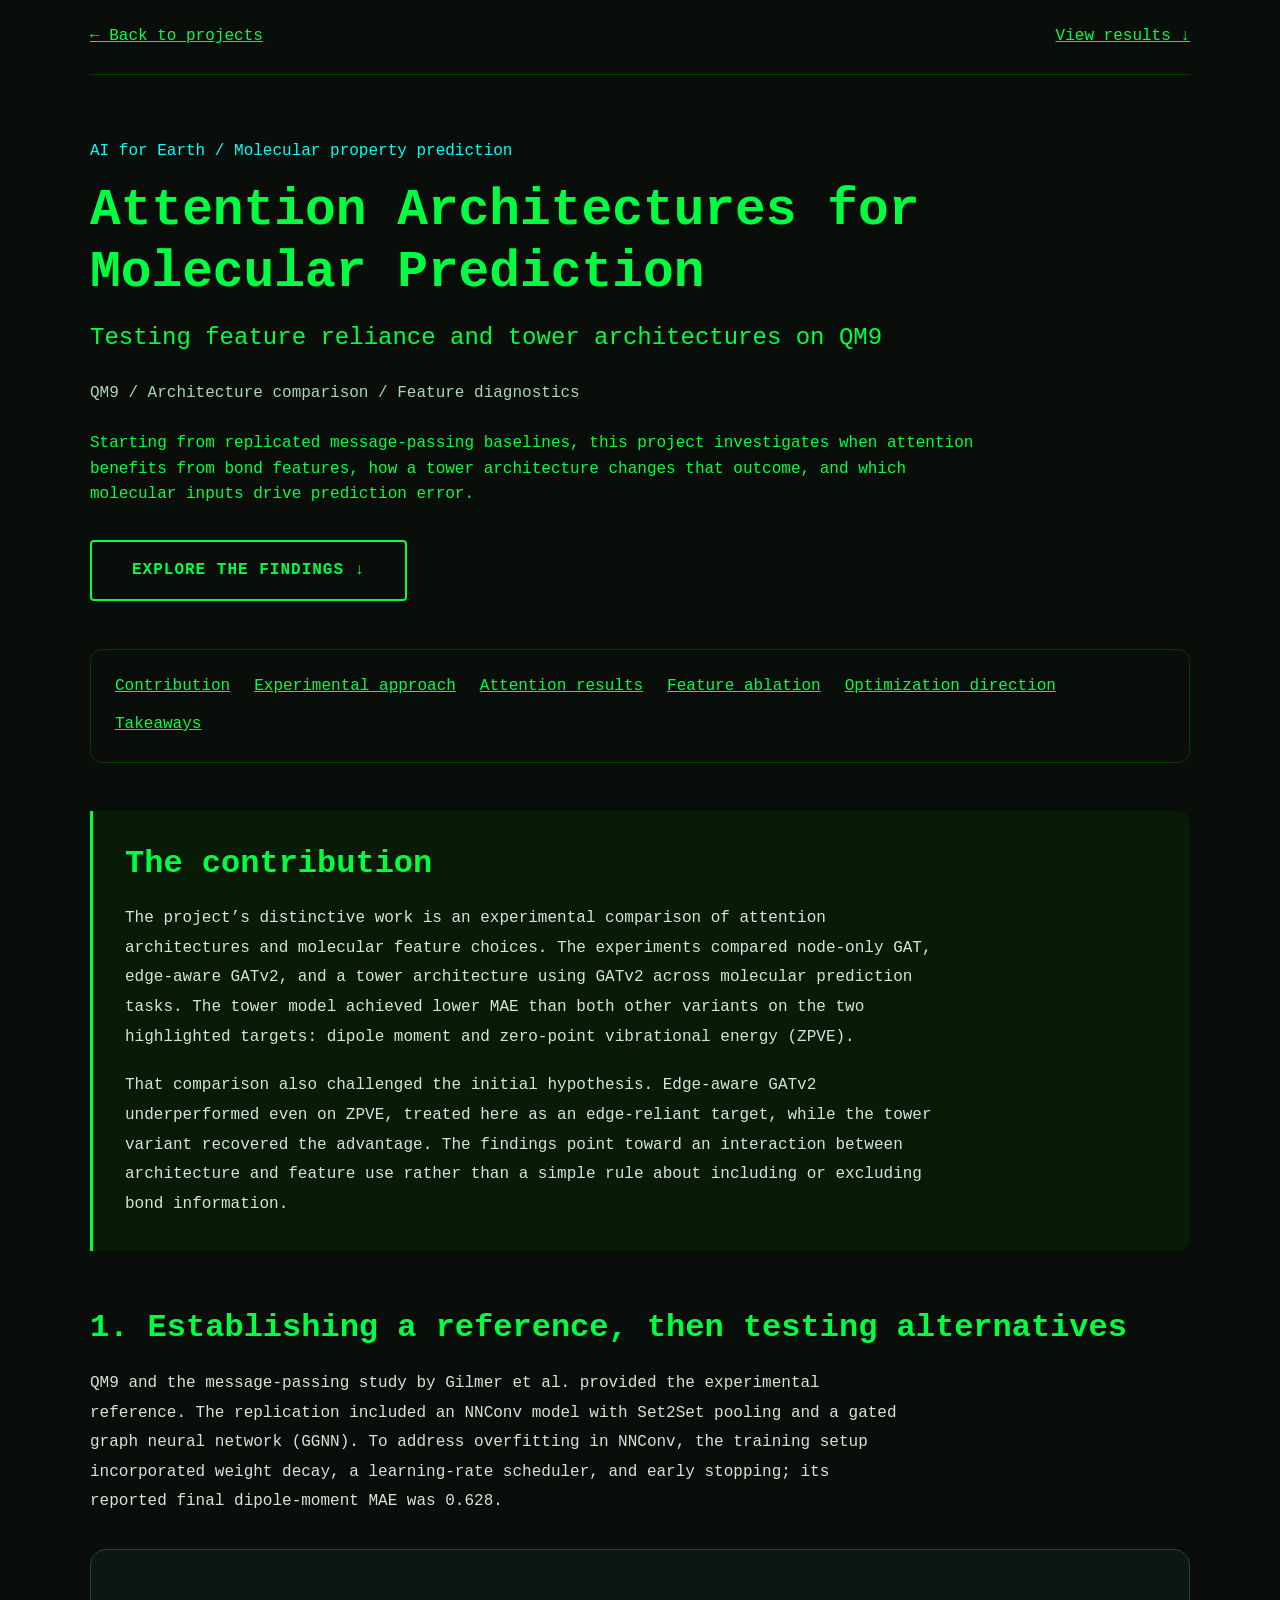
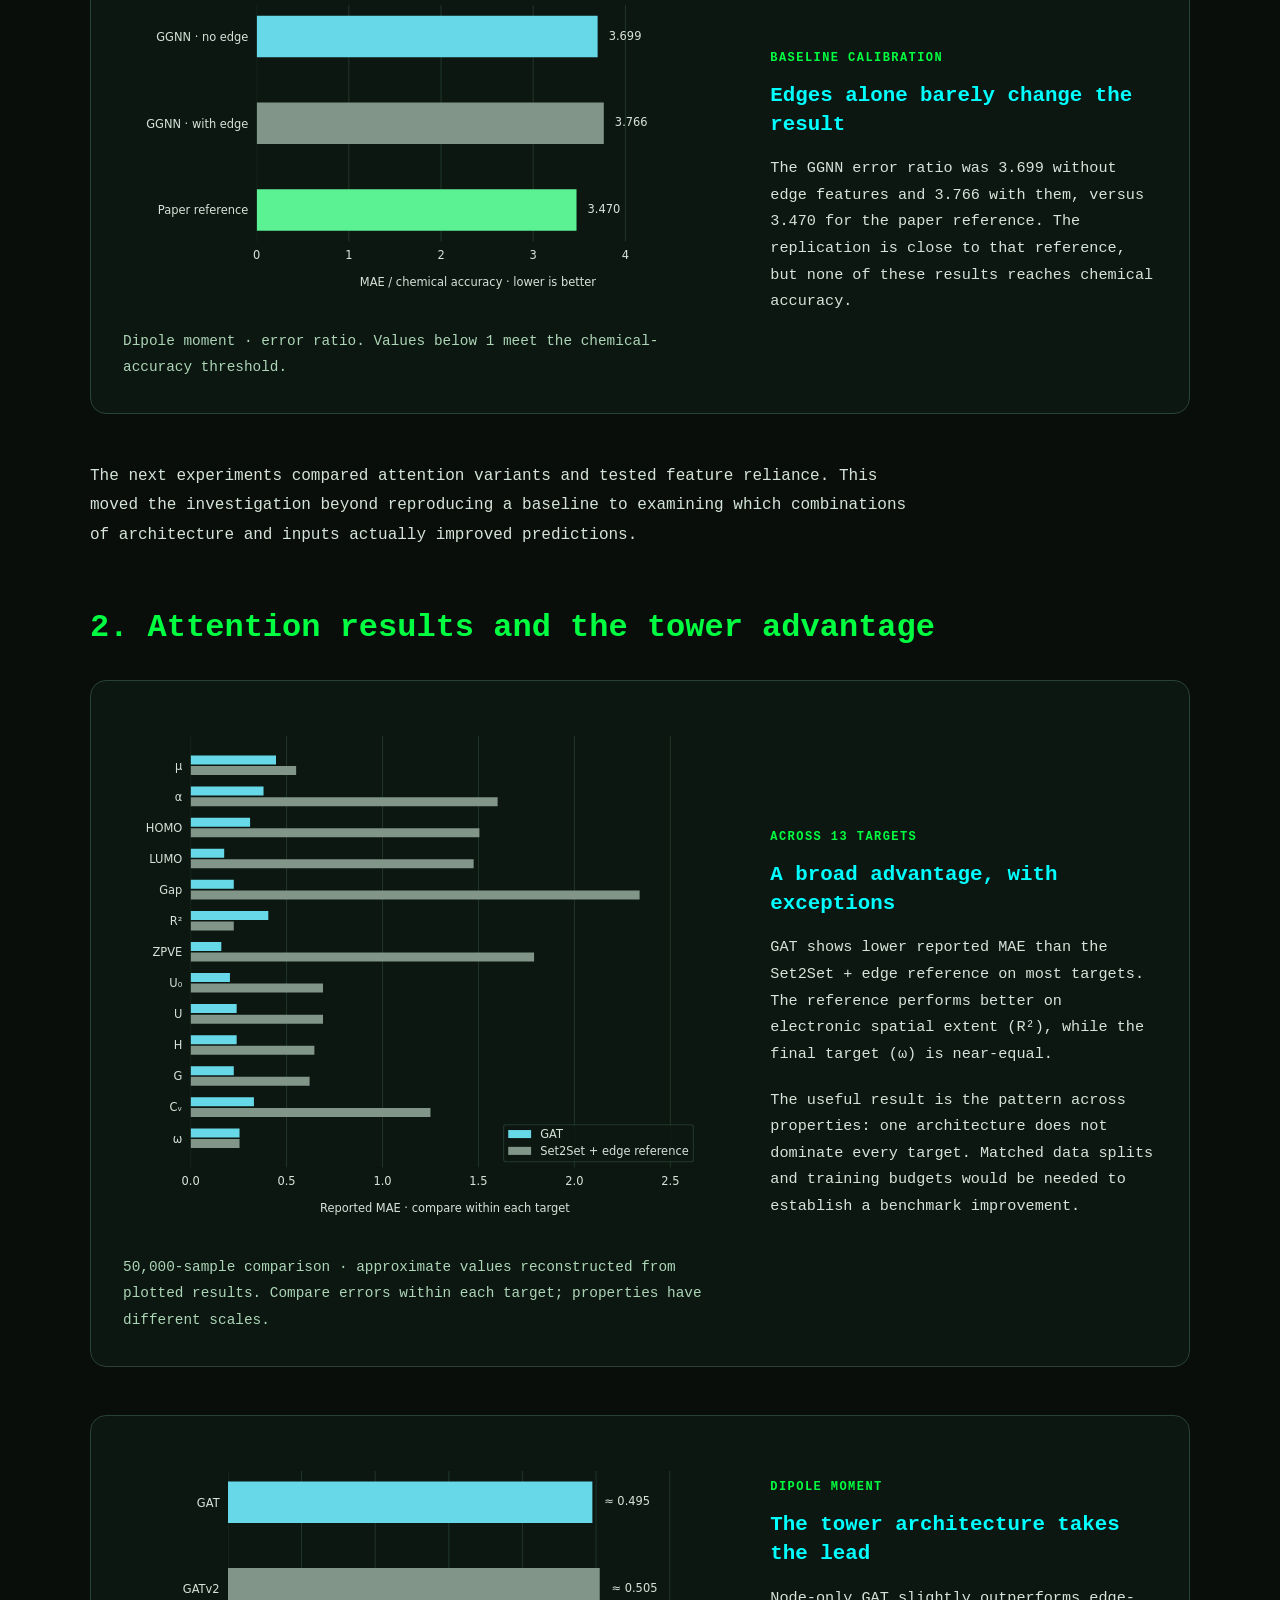
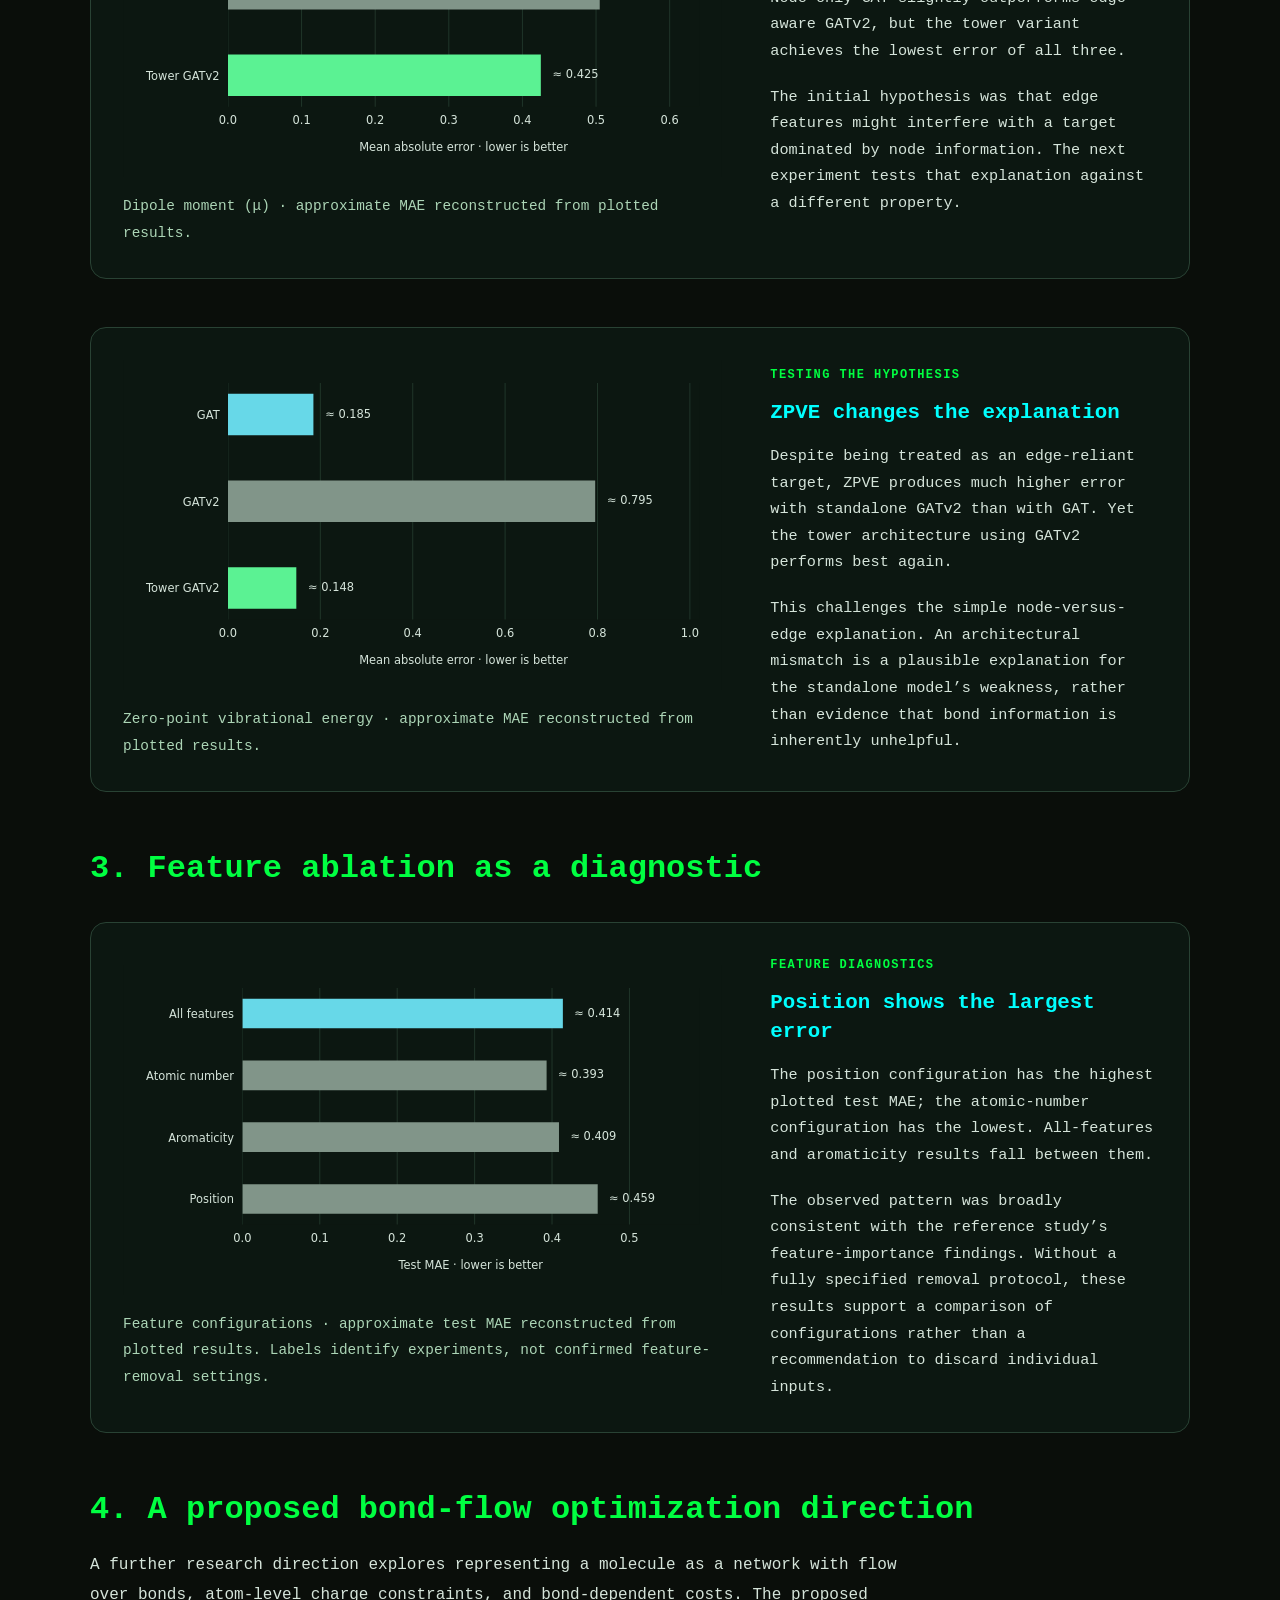
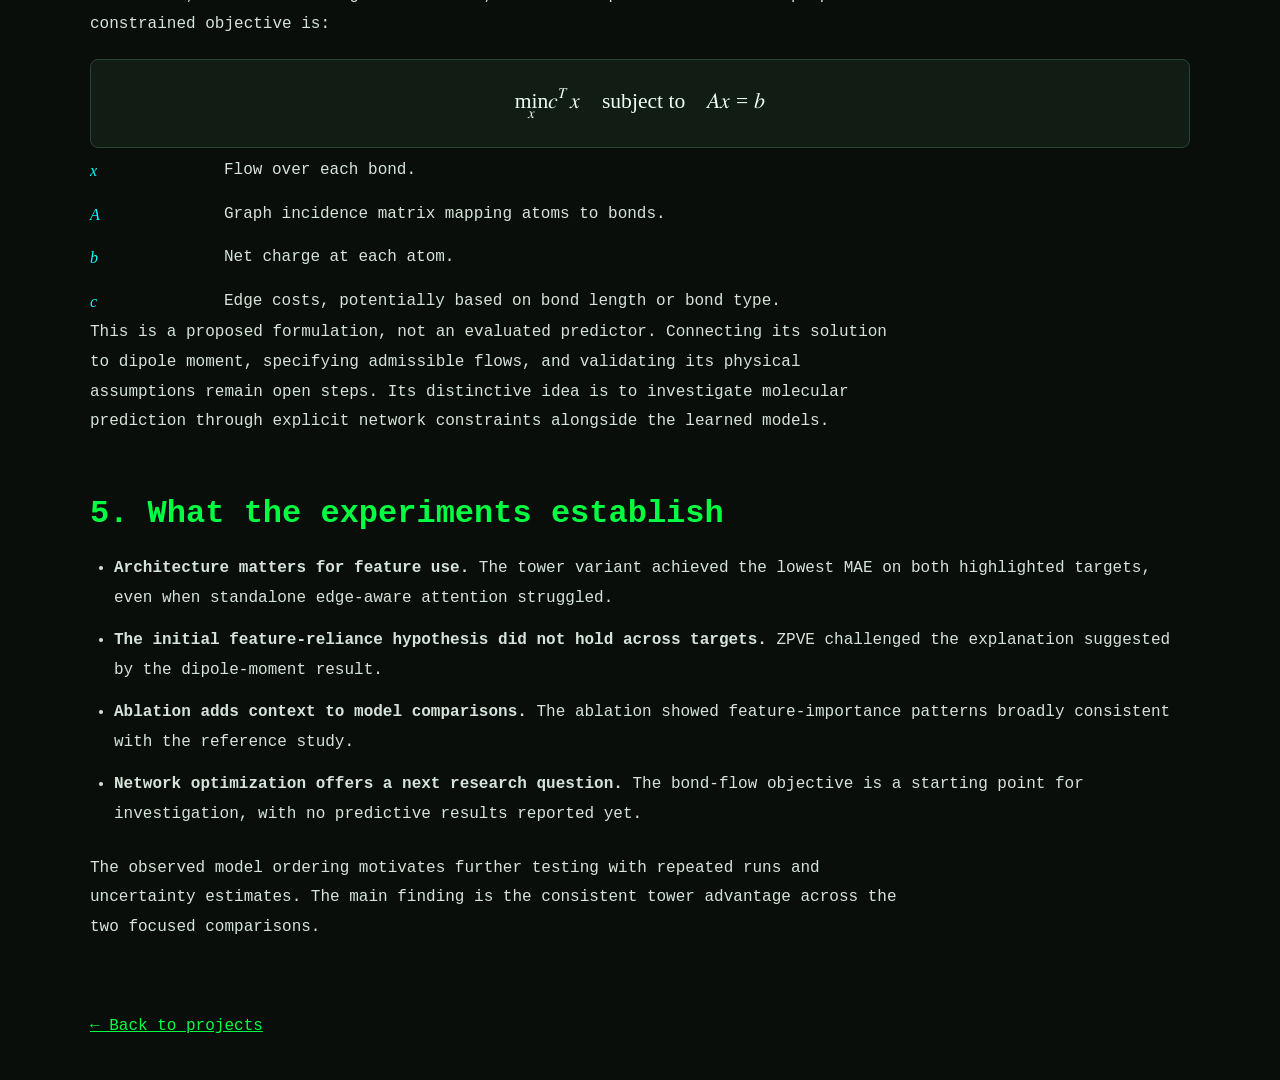
<file: html/qm9.html>
<!DOCTYPE html>
<html lang="en">
<head>
    <meta charset="UTF-8">
    <meta name="viewport" content="width=device-width, initial-scale=1.0">
    <meta name="description" content="QM9 molecular property prediction: comparing attention architectures, testing feature reliance, and exploring a bond-flow optimization formulation.">
    <title>Attention Architectures for Molecular Prediction | Edo Yawovi</title>
    <link rel="stylesheet" href="../css/styles.css">
    <link rel="stylesheet" href="../css/opti.css">
    <link rel="stylesheet" href="../css/qm9.css">
    <link rel="icon" href="../assets/images/matrix-rabbit.ico" sizes="16x16 32x32 48x48">
    <link rel="icon" type="image/png" sizes="32x32" href="../assets/images/matrix-rabbit-32.png">
    <link rel="apple-touch-icon" sizes="180x180" href="../assets/images/matrix-rabbit-180.png">
</head>
<body class="report-page">
    <nav class="report-nav" aria-label="Project navigation">
        <a href="index.html#projects">&larr; Back to projects</a>
        <a href="#results">View results &darr;</a>
    </nav>
    <main class="report-main">
        <header class="report-header">
            <p class="report-eyebrow">AI for Earth / Molecular property prediction</p>
            <h1>Attention Architectures for Molecular Prediction</h1>
            <p class="report-subtitle">Testing feature reliance and tower architectures on QM9</p>
            <p class="report-meta">QM9 / Architecture comparison / Feature diagnostics</p>
            <p>Starting from replicated message-passing baselines, this project investigates when attention benefits from bond features, how a tower architecture changes that outcome, and which molecular inputs drive prediction error.</p>
            <div class="report-actions">
                <a class="btn btn-secondary" href="#report">Explore the findings &darr;</a>
            </div>
        </header>
        <nav class="report-toc" aria-label="Project contents">
            <a href="#contribution">Contribution</a>
            <a href="#experiments">Experimental approach</a>
            <a href="#results">Attention results</a>
            <a href="#features">Feature ablation</a>
            <a href="#optimization">Optimization direction</a>
            <a href="#takeaways">Takeaways</a>
        </nav>
        <article id="report" class="report-content" aria-label="QM9 project findings">
            <section id="contribution" class="report-abstract">
                <h2>The contribution</h2>
                <p>The project’s distinctive work is an experimental comparison of attention architectures and molecular feature choices. The experiments compared node-only GAT, edge-aware GATv2, and a tower architecture using GATv2 across molecular prediction tasks. The tower model achieved lower MAE than both other variants on the two highlighted targets: dipole moment and zero-point vibrational energy (ZPVE).</p>
                <p>That comparison also challenged the initial hypothesis. Edge-aware GATv2 underperformed even on ZPVE, treated here as an edge-reliant target, while the tower variant recovered the advantage. The findings point toward an interaction between architecture and feature use rather than a simple rule about including or excluding bond information.</p>
            </section>
            <section id="experiments">
                <h2>1. Establishing a reference, then testing alternatives</h2>
                <p>QM9 and the message-passing study by Gilmer et al. provided the experimental reference. The replication included an NNConv model with Set2Set pooling and a gated graph neural network (GGNN). To address overfitting in NNConv, the training setup incorporated weight decay, a learning-rate scheduler, and early stopping; its reported final dipole-moment MAE was 0.628.</p>
                <div class="result-panel">
                    <figure class="report-figure">
                        <img src="../assets/qm9/ggnn.svg" alt="GGNN error ratios: 3.699 without edges, 3.766 with edges, and 3.470 for the paper reference." width="800" height="440" loading="lazy">
                        <figcaption>Dipole moment · error ratio. Values below 1 meet the chemical-accuracy threshold.</figcaption>
                    </figure>
                    <div class="result-insight">
                        <p class="insight-label">Baseline calibration</p>
                        <h3>Edges alone barely change the result</h3>
                        <p>The GGNN error ratio was 3.699 without edge features and 3.766 with them, versus 3.470 for the paper reference. The replication is close to that reference, but none of these results reaches chemical accuracy.</p>
                    </div>
                </div>
                <p>The next experiments compared attention variants and tested feature reliance. This moved the investigation beyond reproducing a baseline to examining which combinations of architecture and inputs actually improved predictions.</p>
            </section>
            <section id="results">
                <h2>2. Attention results and the tower advantage</h2>
                <div class="result-panel">
                    <figure class="report-figure">
                        <img src="../assets/qm9/targets.svg" alt="GAT and Set2Set edge reference compared across 13 molecular targets. GAT has lower plotted error on most targets; the reference is better on R squared, with similar error on omega." width="800" height="700" loading="lazy">
                        <figcaption>50,000-sample comparison · approximate values reconstructed from plotted results. Compare errors within each target; properties have different scales.</figcaption>
                    </figure>
                    <div class="result-insight">
                        <p class="insight-label">Across 13 targets</p>
                        <h3>A broad advantage, with exceptions</h3>
                        <p>GAT shows lower reported MAE than the Set2Set + edge reference on most targets. The reference performs better on electronic spatial extent (R²), while the final target (ω) is near-equal.</p>
                        <p>The useful result is the pattern across properties: one architecture does not dominate every target. Matched data splits and training budgets would be needed to establish a benchmark improvement.</p>
                    </div>
                </div>
                <div class="result-panel">
                    <figure class="report-figure">
                        <img src="../assets/qm9/dipole.svg" alt="Approximate dipole-moment MAE: GAT 0.495, GATv2 0.505, tower GATv2 0.425." width="800" height="440" loading="lazy">
                        <figcaption>Dipole moment (μ) · approximate MAE reconstructed from plotted results.</figcaption>
                    </figure>
                    <div class="result-insight">
                        <p class="insight-label">Dipole moment</p>
                        <h3>The tower architecture takes the lead</h3>
                        <p>Node-only GAT slightly outperforms edge-aware GATv2, but the tower variant achieves the lowest error of all three.</p>
                        <p>The initial hypothesis was that edge features might interfere with a target dominated by node information. The next experiment tests that explanation against a different property.</p>
                    </div>
                </div>
                <div class="result-panel">
                    <figure class="report-figure">
                        <img src="../assets/qm9/zpve.svg" alt="Approximate ZPVE MAE: GAT 0.185, GATv2 0.795, tower GATv2 0.148." width="800" height="440" loading="lazy">
                        <figcaption>Zero-point vibrational energy · approximate MAE reconstructed from plotted results.</figcaption>
                    </figure>
                    <div class="result-insight">
                        <p class="insight-label">Testing the hypothesis</p>
                        <h3>ZPVE changes the explanation</h3>
                        <p>Despite being treated as an edge-reliant target, ZPVE produces much higher error with standalone GATv2 than with GAT. Yet the tower architecture using GATv2 performs best again.</p>
                        <p>This challenges the simple node-versus-edge explanation. An architectural mismatch is a plausible explanation for the standalone model’s weakness, rather than evidence that bond information is inherently unhelpful.</p>
                    </div>
                </div>
            </section>
            <section id="features">
                <h2>3. Feature ablation as a diagnostic</h2>
                <div class="result-panel">
                    <figure class="report-figure">
                        <img src="../assets/qm9/ablation.svg" alt="Approximate test MAE by feature configuration: all features 0.414, atomic number 0.393, aromaticity 0.409, position 0.459." width="800" height="440" loading="lazy">
                        <figcaption>Feature configurations · approximate test MAE reconstructed from plotted results. Labels identify experiments, not confirmed feature-removal settings.</figcaption>
                    </figure>
                    <div class="result-insight">
                        <p class="insight-label">Feature diagnostics</p>
                        <h3>Position shows the largest error</h3>
                        <p>The position configuration has the highest plotted test MAE; the atomic-number configuration has the lowest. All-features and aromaticity results fall between them.</p>
                        <p>The observed pattern was broadly consistent with the reference study’s feature-importance findings. Without a fully specified removal protocol, these results support a comparison of configurations rather than a recommendation to discard individual inputs.</p>
                    </div>
                </div>
            </section>
            <section id="optimization">
                <h2>4. A proposed bond-flow optimization direction</h2>
                <p>A further research direction explores representing a molecule as a network with flow over bonds, atom-level charge constraints, and bond-dependent costs. The proposed constrained objective is:</p>
                <div class="equation">
                    <div class="equation-scroll" tabindex="0">
                        <math xmlns="http://www.w3.org/1998/Math/MathML" display="block" aria-label="Minimize c transpose x over x, subject to A x equals b">
                            <mrow><munder><mi>min</mi><mi>x</mi></munder><msup><mi>c</mi><mi>T</mi></msup><mi>x</mi><mspace width="1em"/><mtext>subject to</mtext><mspace width="1em"/><mi>A</mi><mi>x</mi><mo>=</mo><mi>b</mi></mrow>
                        </math>
                    </div>
                </div>
                <dl class="notation">
                    <dt><var>x</var></dt><dd>Flow over each bond.</dd>
                    <dt><var>A</var></dt><dd>Graph incidence matrix mapping atoms to bonds.</dd>
                    <dt><var>b</var></dt><dd>Net charge at each atom.</dd>
                    <dt><var>c</var></dt><dd>Edge costs, potentially based on bond length or bond type.</dd>
                </dl>
                <p>This is a proposed formulation, not an evaluated predictor. Connecting its solution to dipole moment, specifying admissible flows, and validating its physical assumptions remain open steps. Its distinctive idea is to investigate molecular prediction through explicit network constraints alongside the learned models.</p>
            </section>
            <section id="takeaways">
                <h2>5. What the experiments establish</h2>
                <ul>
                    <li><strong>Architecture matters for feature use.</strong> The tower variant achieved the lowest MAE on both highlighted targets, even when standalone edge-aware attention struggled.</li>
                    <li><strong>The initial feature-reliance hypothesis did not hold across targets.</strong> ZPVE challenged the explanation suggested by the dipole-moment result.</li>
                    <li><strong>Ablation adds context to model comparisons.</strong> The ablation showed feature-importance patterns broadly consistent with the reference study.</li>
                    <li><strong>Network optimization offers a next research question.</strong> The bond-flow objective is a starting point for investigation, with no predictive results reported yet.</li>
                </ul>
                <p>The observed model ordering motivates further testing with repeated runs and uncertainty estimates. The main finding is the consistent tower advantage across the two focused comparisons.</p>
            </section>
        </article>
        <footer class="report-footer"><a href="index.html#projects">&larr; Back to projects</a></footer>
    </main>
</body>
</html>
</file>
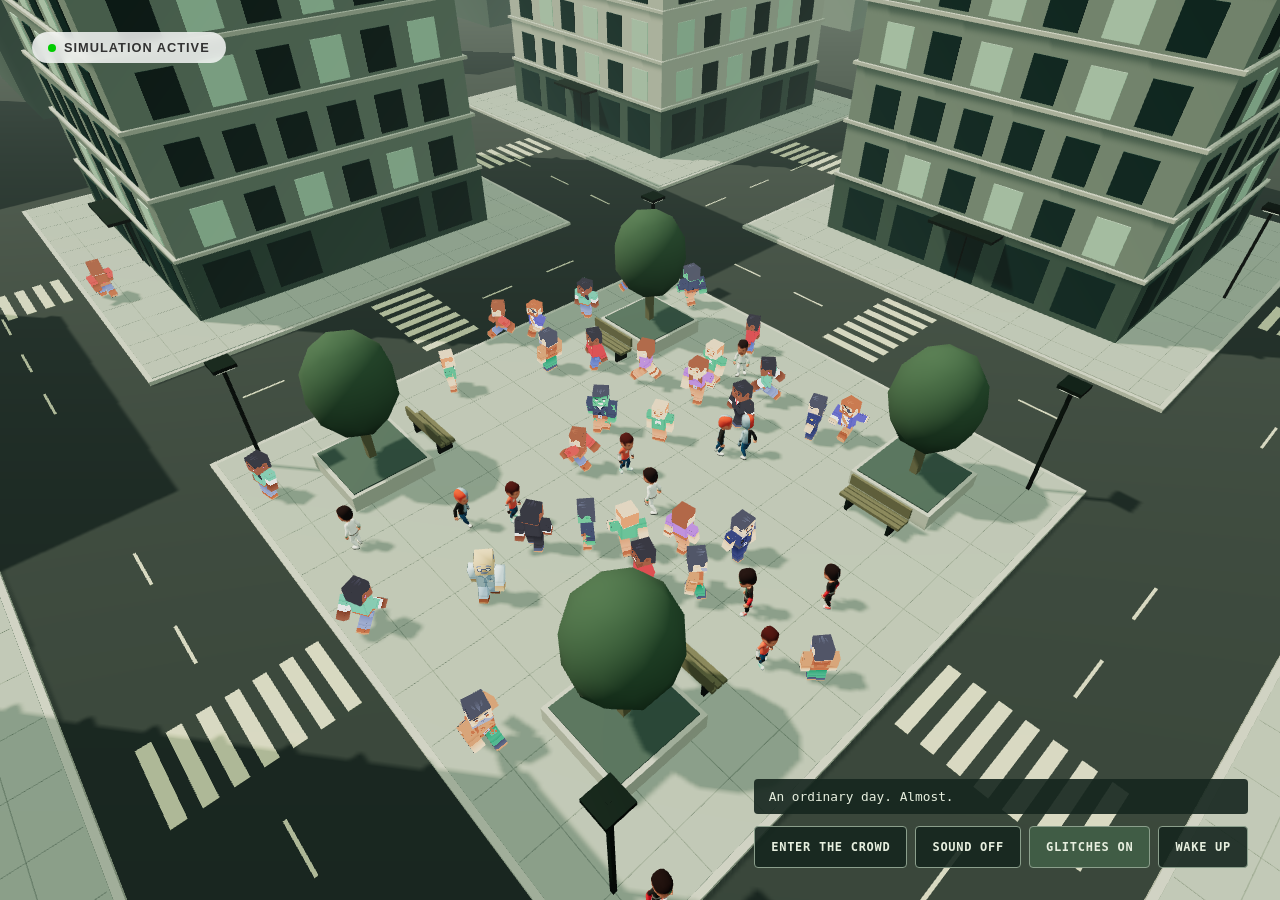
<file: html/reality.html>
<!DOCTYPE html>
<html lang="en">

<head>
    <meta charset="UTF-8">
    <meta name="viewport" content="width=device-width, initial-scale=1.0">
    <title>Reality | Simulation</title>
    <link rel="stylesheet" href="../css/reality.css?v=2">
    <link rel="icon" href="../assets/matrix-rabbit.ico" sizes="16x16 32x32 48x48">
    <link rel="icon" type="image/png" sizes="32x32" href="../assets/matrix-rabbit-32.png">
    <link rel="apple-touch-icon" sizes="180x180" href="../assets/matrix-rabbit-180.png">
</head>

<body>
    <div id="loading">Loading Simulation...</div>
    <div id="canvas-container"></div>

    <!-- UI Overlay -->
    <div class="ui-overlay">
        <div class="reality-status">
            <span class="status-dot"></span>
            SIMULATION ACTIVE
        </div>
        <div class="simulation-controls">
            <p id="camera-hint">An ordinary day. Almost.</p>
            <div class="control-buttons">
                <button id="camera-toggle" type="button" aria-pressed="false">ENTER THE CROWD</button>
                <button id="sound-toggle" type="button" aria-pressed="false">SOUND OFF</button>
                <button id="glitch-toggle" type="button" aria-pressed="true">GLITCHES ON</button>
                <button id="logout-btn" class="logout-btn" type="button">WAKE UP</button>
            </div>
            <div id="walk-controls" hidden aria-label="Walking controls">
                <button type="button" data-key="KeyA" aria-label="Walk left">←</button>
                <button type="button" data-key="KeyW" aria-label="Walk forward">↑</button>
                <button type="button" data-key="KeyS" aria-label="Walk backward">↓</button>
                <button type="button" data-key="KeyD" aria-label="Walk right">→</button>
            </div>
        </div>
    </div>

    <script type="module" src="../js/reality.js"></script>
</body>

</html>
</file>
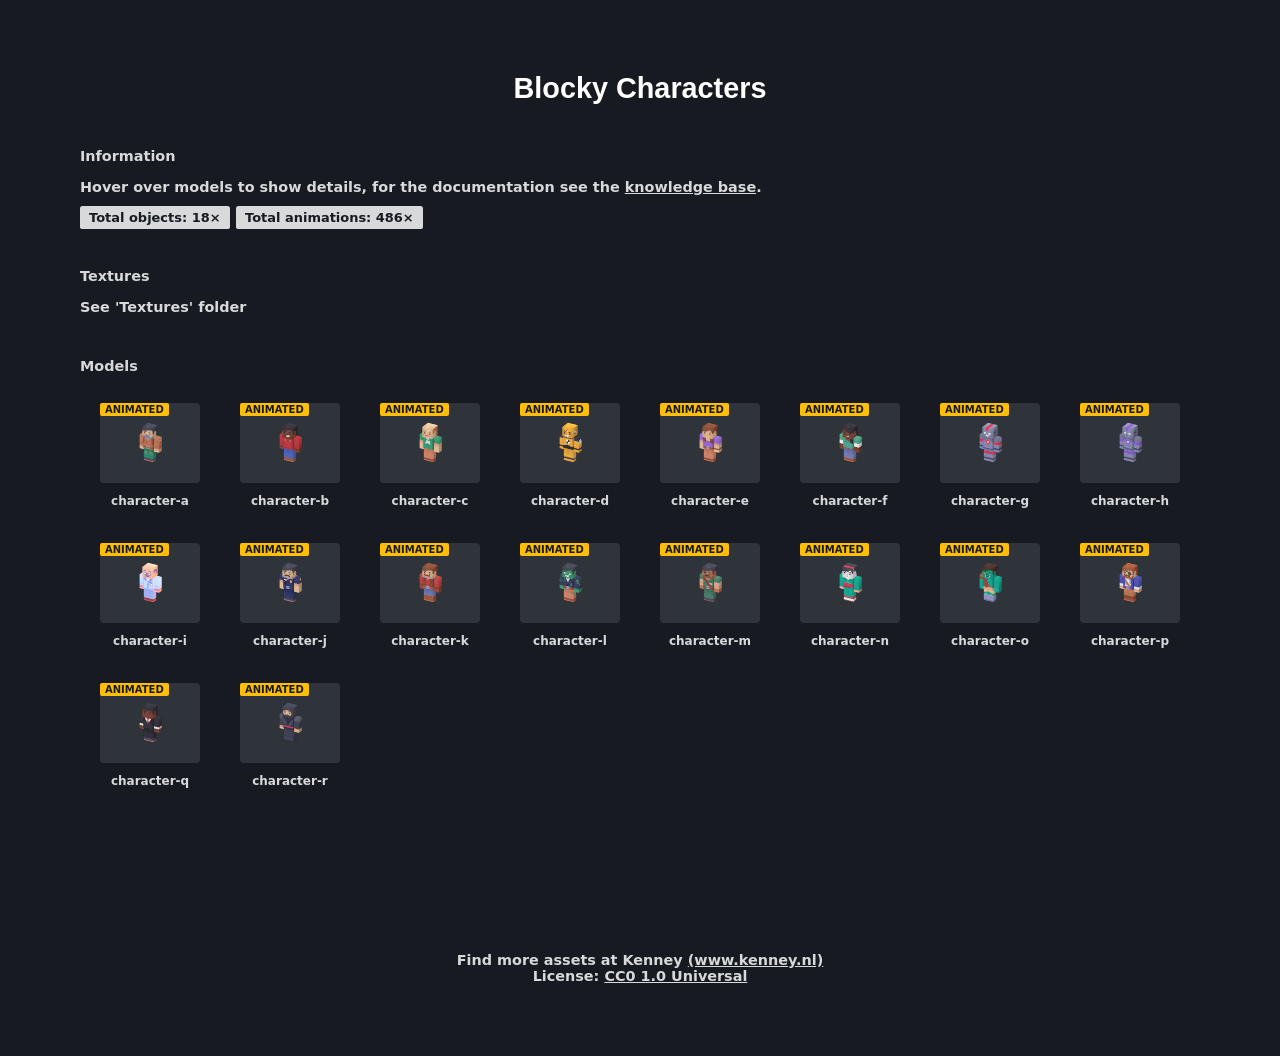
<file: assets/kenney_blocky-characters_20/Overview.html>
<!doctype html>

<html lang="en">
<head>
	<meta charset="utf-8">

	<title>Blocky Characters</title>
	
	<meta name="description" content="Game assets overview">
	<meta name="author" content="Kenney">

</head>

<body>

	<div class='container header'><h1>Blocky Characters</h1></div>
	
	<div class='container content'>
	
		<p><strong>Information</strong></p>
		
		<p>Hover over models to show details, for the documentation see the <a target='_blank' href='https://kenney.nl/knowledge-base/game-assets-3d/importing-3d-models-into-game-engines'>knowledge base</a>.</p>
		
		<p>
			<span class='data'><strong>Total objects:</strong> 18×</span><span class='data'><strong>Total animations:</strong> 486×</span>
		</p>
		
	</div>
	
	<div class='container content'>
	
		<p><strong>Textures</strong></p>
		
		<p>See 'Textures' folder</p>
		
	</div>
	
	<div class='container content'>
	
		<p style='margin-bottom:2em'><strong>Models</strong></p>
		
		<div title='143 vertices • 5 group(s) • 27 animation(s)' class='package'><span class='animated'>Animated</span><img src='Previews/character-a.png'/><br>character-a</div>
<div title='143 vertices • 5 group(s) • 27 animation(s)' class='package'><span class='animated'>Animated</span><img src='Previews/character-b.png'/><br>character-b</div>
<div title='143 vertices • 5 group(s) • 27 animation(s)' class='package'><span class='animated'>Animated</span><img src='Previews/character-c.png'/><br>character-c</div>
<div title='143 vertices • 5 group(s) • 27 animation(s)' class='package'><span class='animated'>Animated</span><img src='Previews/character-d.png'/><br>character-d</div>
<div title='143 vertices • 5 group(s) • 27 animation(s)' class='package'><span class='animated'>Animated</span><img src='Previews/character-e.png'/><br>character-e</div>
<div title='143 vertices • 5 group(s) • 27 animation(s)' class='package'><span class='animated'>Animated</span><img src='Previews/character-f.png'/><br>character-f</div>
<div title='143 vertices • 5 group(s) • 27 animation(s)' class='package'><span class='animated'>Animated</span><img src='Previews/character-g.png'/><br>character-g</div>
<div title='143 vertices • 5 group(s) • 27 animation(s)' class='package'><span class='animated'>Animated</span><img src='Previews/character-h.png'/><br>character-h</div>
<div title='143 vertices • 5 group(s) • 27 animation(s)' class='package'><span class='animated'>Animated</span><img src='Previews/character-i.png'/><br>character-i</div>
<div title='143 vertices • 5 group(s) • 27 animation(s)' class='package'><span class='animated'>Animated</span><img src='Previews/character-j.png'/><br>character-j</div>
<div title='143 vertices • 5 group(s) • 27 animation(s)' class='package'><span class='animated'>Animated</span><img src='Previews/character-k.png'/><br>character-k</div>
<div title='143 vertices • 5 group(s) • 27 animation(s)' class='package'><span class='animated'>Animated</span><img src='Previews/character-l.png'/><br>character-l</div>
<div title='143 vertices • 5 group(s) • 27 animation(s)' class='package'><span class='animated'>Animated</span><img src='Previews/character-m.png'/><br>character-m</div>
<div title='143 vertices • 5 group(s) • 27 animation(s)' class='package'><span class='animated'>Animated</span><img src='Previews/character-n.png'/><br>character-n</div>
<div title='143 vertices • 5 group(s) • 27 animation(s)' class='package'><span class='animated'>Animated</span><img src='Previews/character-o.png'/><br>character-o</div>
<div title='143 vertices • 5 group(s) • 27 animation(s)' class='package'><span class='animated'>Animated</span><img src='Previews/character-p.png'/><br>character-p</div>
<div title='143 vertices • 5 group(s) • 27 animation(s)' class='package'><span class='animated'>Animated</span><img src='Previews/character-q.png'/><br>character-q</div>
<div title='143 vertices • 5 group(s) • 27 animation(s)' class='package'><span class='animated'>Animated</span><img src='Previews/character-r.png'/><br>character-r</div>

		
	</div>
	
	<div class='clear'></div>
	
	<div class='container footer'>
	
		Find more assets at Kenney <a href='https://kenney.nl/assets'>(www.kenney.nl)</a><br>
		
		License: <a href='https://creativecommons.org/publicdomain/zero/1.0/'>CC0 1.0 Universal</a>
	
	</div>

</body>

	<style>
	
		body{
		
			font-family:system-ui;
			font-size:0.9em;
			font-weight:600;
			
			color:#d7d9da;
			background-color:#171B21;
			
			margin-top:5em;
			margin-bottom:5em;
			
			overflow-y:scroll;
			
		}
		
		h1{
		
			color:#FFFFFF;
			font-family:sans-serif;
			margin-bottom:1.2em;
		
		}
		
		a{ color:#d7d9da; }
		a:hover{ color:#ffbe07; }
	
		.container{
		
			max-width:1120px;
			margin:0 auto;
			
		}
		
		.container.header{
		
			text-align:center;
			margin-bottom:2.5em
		
		}
		
		.container.content{ margin-top:3em; }
		
		.container.footer{
		
			margin-top:1em;
			text-align:center
		
		}
	
		.package{
		
			float:left;
		
			width:12.5%;
			min-width:104px;
			
			height:140px;
			
			text-align:center;
			
			color:#d7d9da;
			text-decoration:none;
			
			font-size:12px;
			
			position:relative;
			
		}
		
		.package img{
		
			background-color:#2f333a;
			padding:8px 18px;
			border-radius:4px;
	
			width:64px;
			margin-bottom:8px;
		
		}
		
		.package img:hover{ background-color:#ECECEC; }
		
		.data{
		
			color: #171b21;
			background-color: #d7d9da;
			padding: 0.3em 0.7em;
			border-radius: 0.2em;
			font-size: 90%;
			
			margin-right:0.5em;
			text-decoration:none;
			
		}
		
		.data:hover{ background-color:#ffbe07; color:#171b21; }
		.no-padding{ padding-left:4px; }
		
		.swatch{
		
			display:inline-block;
		
			width: 16px; height: 16px;
			vertical-align: text-top;
			border-radius: 0.2em;
			
			margin-right: 8px;
			
			box-shadow: 0px 1px 2px #00000070;
			
			background-size:cover;
			
		}
		
		.animated{
		
			position: absolute;
			color: #171b21;
			background-color: #ffbe07;
			padding: 1px 5px;
			text-transform: uppercase;
			font-size: 10px;
			font-weight: bold;
			border-radius: 2px;
			pointer-events: none;
		
		}
	
		.clear{ clear:both; height:8em }
	
	</style>
	
</html>
</file>
<file: css/styles.css>
/* ===================================
   Matrix Portfolio - CSS Styles
   =================================== */

/* === CSS Custom Properties === */
:root {
    /* Matrix Color Palette */
    --matrix-green: #00FF41;
    --matrix-green-dark: #003B00;
    --matrix-green-glow: rgba(0, 255, 65, 0.5);
    --matrix-black: #000000;
    --matrix-dark-bg: #0a0e0a;
    --matrix-card-bg: rgba(0, 59, 0, 0.3);

    /* Accent Colors */
    --accent-cyan: #00FFFF;
    --accent-lime: #CCFF00;

    /* Typography */
    --font-primary: 'Orbitron', sans-serif;
    --font-mono: 'Roboto Mono', monospace;

    /* Spacing */
    --spacing-xs: 0.5rem;
    --spacing-sm: 1rem;
    --spacing-md: 2rem;
    --spacing-lg: 4rem;
    --spacing-xl: 6rem;

    /* Transitions */
    --transition-fast: 0.2s ease;
    --transition-normal: 0.3s ease;
    --transition-slow: 0.5s ease;

    /* Shadows & Glows */
    --glow-sm: 0 0 10px var(--matrix-green-glow);
    --glow-md: 0 0 20px var(--matrix-green-glow);
    --glow-lg: 0 0 30px var(--matrix-green-glow);
    --shadow-card: 0 8px 32px rgba(0, 0, 0, 0.5);
}

/* === Reset & Base Styles === */
* {
    margin: 0;
    padding: 0;
    box-sizing: border-box;
}

html {
    scroll-behavior: smooth;
    font-size: 16px;
}

body {
    font-family: var(--font-mono);
    background-color: var(--matrix-black);
    color: var(--matrix-green);
    line-height: 1.6;
    overflow-x: hidden;
    position: relative;
}

/* === Matrix Canvas Background === */
#matrix-canvas {
    position: fixed;
    top: 0;
    left: 0;
    width: 100%;
    height: 100%;
    z-index: -1;
    opacity: 0.3;
}

/* === Navigation === */
.nav {
    position: fixed;
    top: 0;
    left: 0;
    right: 0;
    z-index: 1000;
    background: rgba(0, 0, 0, 0.9);
    backdrop-filter: blur(10px);
    border-bottom: 1px solid var(--matrix-green-dark);
    transition: var(--transition-normal);
}

.nav-container {
    max-width: 1200px;
    margin: 0 auto;
    padding: 1rem 2rem;
    display: flex;
    justify-content: space-between;
    align-items: center;
}

.nav-logo {
    display: inline-flex;
    align-items: center;
    gap: 0.5rem;
    font-family: var(--font-primary);
    font-size: 1.5rem;
    font-weight: 900;
    color: var(--matrix-green);
    text-decoration: none;
    text-shadow: var(--glow-sm);
    transition: var(--transition-fast);
}

.nav-mascot {
    display: block;
    width: 36px;
    height: 36px;
    flex-shrink: 0;
    border-radius: 8px;
}

.nav-logo:hover {
    text-shadow: var(--glow-md);
    transform: scale(1.05);
}

.matrix-glow {
    animation: blink 1s infinite;
}

.nav-menu {
    display: flex;
    list-style: none;
    gap: 2rem;
}

.nav-link {
    color: var(--matrix-green);
    text-decoration: none;
    font-weight: 500;
    position: relative;
    transition: var(--transition-fast);
    padding: 0.5rem 0;
}

.nav-link::after {
    content: '';
    position: absolute;
    bottom: 0;
    left: 0;
    width: 0;
    height: 2px;
    background: var(--matrix-green);
    box-shadow: var(--glow-sm);
    transition: var(--transition-normal);
}

.nav-link:hover {
    color: var(--accent-cyan);
    text-shadow: var(--glow-sm);
}

.nav-link:hover::after {
    width: 100%;
}

/* === Hero Section === */
.hero {
    min-height: 100vh;
    display: flex;
    flex-direction: column;
    justify-content: center;
    align-items: center;
    text-align: center;
    padding: var(--spacing-lg) var(--spacing-md);
    position: relative;
}

.hero-content {
    max-width: 900px;
    animation: fadeInUp 1s ease;
}

.hero-title {
    font-family: var(--font-primary);
    font-size: clamp(2.5rem, 8vw, 5rem);
    font-weight: 900;
    margin-bottom: var(--spacing-md);
    text-shadow: var(--glow-md);
    line-height: 1.2;
}

.typing-text {
    color: var(--matrix-green);
}

.cursor {
    animation: blink 0.7s infinite;
    color: var(--matrix-green);
}

.hero-subtitle {
    font-size: clamp(1.5rem, 4vw, 2.5rem);
    font-weight: 400;
    margin-bottom: var(--spacing-sm);
    color: rgba(0, 255, 65, 0.8);
}

.matrix-highlight {
    color: var(--accent-cyan);
    text-shadow: 0 0 15px rgba(0, 255, 255, 0.6);
    font-weight: 700;
}

.hero-description {
    font-size: 1.1rem;
    margin-bottom: var(--spacing-lg);
    color: rgba(0, 255, 65, 0.7);
    letter-spacing: 1px;
}

.hero-cta {
    display: flex;
    gap: var(--spacing-md);
    justify-content: center;
    flex-wrap: wrap;
}

/* === Buttons === */
.btn {
    padding: 1rem 2.5rem;
    font-family: var(--font-mono);
    font-size: 1rem;
    font-weight: 700;
    text-decoration: none;
    border: 2px solid var(--matrix-green);
    border-radius: 4px;
    cursor: pointer;
    transition: var(--transition-normal);
    position: relative;
    overflow: hidden;
    text-transform: uppercase;
    letter-spacing: 1px;
}

.btn-primary {
    background: var(--matrix-green);
    color: var(--matrix-black);
    box-shadow: var(--glow-md);
}

.btn-primary:hover {
    background: var(--accent-cyan);
    border-color: var(--accent-cyan);
    box-shadow: 0 0 30px rgba(0, 255, 255, 0.6);
    transform: translateY(-2px);
}

.btn-secondary {
    background: transparent;
    color: var(--matrix-green);
}

.btn-secondary:hover {
    background: var(--matrix-green);
    color: var(--matrix-black);
    box-shadow: var(--glow-md);
    transform: translateY(-2px);
}

/* === Scroll Indicator === */
.scroll-indicator {
    position: absolute;
    bottom: 2rem;
    display: flex;
    flex-direction: column;
    align-items: center;
    gap: 0.5rem;
    animation: bounce 2s infinite;
}

.scroll-text {
    font-size: 0.9rem;
    color: rgba(0, 255, 65, 0.6);
    text-transform: uppercase;
    letter-spacing: 2px;
}

.scroll-arrow {
    width: 24px;
    height: 24px;
    border-right: 2px solid var(--matrix-green);
    border-bottom: 2px solid var(--matrix-green);
    transform: rotate(45deg);
}

/* === Sections === */
.section {
    padding: var(--spacing-xl) var(--spacing-md);
    position: relative;
}

.container {
    max-width: 1200px;
    margin: 0 auto;
}

.section-title {
    font-family: var(--font-primary);
    font-size: clamp(2rem, 5vw, 3.5rem);
    font-weight: 900;
    text-align: center;
    margin-bottom: var(--spacing-lg);
    text-shadow: var(--glow-md);
    opacity: 0;
    transform: translateY(30px);
    transition: var(--transition-slow);
}

.section-title.visible {
    opacity: 1;
    transform: translateY(0);
}

/* === Glass Card Effect === */
.glass-card {
    background: var(--matrix-card-bg);
    backdrop-filter: blur(10px);
    border: 1px solid rgba(0, 255, 65, 0.2);
    border-radius: 12px;
    padding: var(--spacing-md);
    box-shadow: var(--shadow-card);
    transition: var(--transition-normal);
}

.glass-card:hover {
    border-color: var(--matrix-green);
    box-shadow: var(--shadow-card), var(--glow-sm);
    transform: translateY(-5px);
}

/* === About Section === */
.about-content {
    max-width: 800px;
    margin: 0 auto;
}

.about-text {
    font-size: 1.1rem;
    line-height: 1.8;
}

.about-intro {
    font-size: 1.3rem;
    font-weight: 500;
    margin-bottom: var(--spacing-md);
    color: var(--accent-cyan);
}

/* === Skills Section === */
.skills-grid {
    display: grid;
    grid-template-columns: repeat(auto-fit, minmax(280px, 1fr));
    gap: var(--spacing-md);
    margin-top: var(--spacing-lg);
}

.skill-card {
    text-align: center;
    opacity: 0;
    transform: translateY(30px);
    transition: var(--transition-slow);
}

.skill-card.visible {
    opacity: 1;
    transform: translateY(0);
}

.skill-icon {
    font-size: 3rem;
    margin-bottom: var(--spacing-sm);
    filter: grayscale(100%) brightness(0) invert(1);
    opacity: 0.8;
}

.skill-title {
    font-family: var(--font-primary);
    font-size: 1.5rem;
    margin-bottom: var(--spacing-sm);
    color: var(--accent-cyan);
}

.skill-description {
    color: rgba(0, 255, 65, 0.8);
    line-height: 1.6;
}

/* === Projects Section === */
.projects-grid {
    display: grid;
    grid-template-columns: repeat(auto-fit, minmax(min(350px, 100%), 1fr));
    gap: var(--spacing-md);
    margin-top: var(--spacing-lg);
}

.project-card {
    display: flex;
    flex-direction: column;
    gap: var(--spacing-sm);
    opacity: 0;
    transform: translateY(30px);
    transition: var(--transition-slow);
}

.project-card.visible {
    opacity: 1;
    transform: translateY(0);
}

.project-header {
    display: flex;
    flex-wrap: wrap;
    justify-content: space-between;
    align-items: flex-start;
    gap: var(--spacing-sm);
}

.project-title {
    font-family: var(--font-primary);
    font-size: 1.5rem;
    color: var(--matrix-green);
    flex: 1;
}

.project-tag {
    background: rgba(0, 255, 255, 0.2);
    color: var(--accent-cyan);
    padding: 0.3rem 0.8rem;
    border-radius: 20px;
    font-size: 0.85rem;
    font-weight: 600;
    white-space: nowrap;
}

.project-description {
    color: rgba(0, 255, 65, 0.8);
    line-height: 1.7;
}

.project-tech {
    display: flex;
    flex-wrap: wrap;
    gap: var(--spacing-xs);
    margin-top: var(--spacing-sm);
}

.tech-badge {
    background: rgba(0, 255, 65, 0.1);
    border: 1px solid rgba(0, 255, 65, 0.3);
    color: var(--matrix-green);
    padding: 0.4rem 0.8rem;
    border-radius: 4px;
    font-size: 0.85rem;
    font-weight: 500;
}

.project-links {
    display: flex;
    gap: var(--spacing-sm);
    margin-top: var(--spacing-sm);
}

.project-link {
    color: var(--accent-cyan);
    text-decoration: none;
    font-weight: 600;
    position: relative;
    transition: var(--transition-fast);
}

.project-link::after {
    content: '→';
    margin-left: 0.3rem;
    transition: var(--transition-fast);
}

.project-link:hover {
    text-shadow: var(--glow-sm);
}

.project-link:hover::after {
    margin-left: 0.6rem;
}

/* === Contact Section === */
.contact-content {
    max-width: 800px;
    margin: 0 auto;
    text-align: center;
}

.contact-intro {
    font-size: 1.2rem;
    margin-bottom: var(--spacing-lg);
    color: rgba(0, 255, 65, 0.8);
}

.contact-methods {
    display: grid;
    grid-template-columns: repeat(auto-fit, minmax(250px, 1fr));
    gap: var(--spacing-md);
}

.contact-card {
    display: flex;
    flex-direction: column;
    align-items: center;
    gap: var(--spacing-sm);
    text-decoration: none;
    padding: var(--spacing-md);
}

.contact-icon {
    font-size: 2.5rem;
    filter: grayscale(100%) brightness(0) invert(1);
}

.contact-label {
    font-family: var(--font-primary);
    font-size: 1.2rem;
    color: var(--matrix-green);
    font-weight: 700;
}

.contact-value {
    color: rgba(0, 255, 65, 0.7);
    font-size: 0.95rem;
}

/* === Footer === */
.footer {
    padding: var(--spacing-md);
    text-align: center;
    border-top: 1px solid var(--matrix-green-dark);
    background: rgba(0, 0, 0, 0.8);
}

.footer-text {
    color: rgba(0, 255, 65, 0.6);
    font-size: 0.95rem;
}

/* === Animations === */
@keyframes fadeInUp {
    from {
        opacity: 0;
        transform: translateY(30px);
    }

    to {
        opacity: 1;
        transform: translateY(0);
    }
}

@keyframes blink {

    0%,
    50% {
        opacity: 1;
    }

    51%,
    100% {
        opacity: 0;
    }
}

@keyframes bounce {

    0%,
    100% {
        transform: translateY(0);
    }

    50% {
        transform: translateY(-10px);
    }
}

/* === Responsive Design === */
@media (max-width: 768px) {
    .nav-menu {
        gap: 1rem;
    }

    .nav-link {
        font-size: 0.9rem;
    }

    .hero {
        padding: var(--spacing-md) var(--spacing-sm);
    }

    .hero-cta {
        flex-direction: column;
        width: 100%;
    }

    .btn {
        width: 100%;
    }

    .section {
        padding: var(--spacing-lg) var(--spacing-sm);
    }

    .skills-grid,
    .projects-grid,
    .contact-methods {
        grid-template-columns: 1fr;
    }
}

@media (max-width: 480px) {
    .nav-container {
        padding: 1rem;
    }

    .nav-menu {
        gap: 0.5rem;
    }

    .nav-link {
        font-size: 0.8rem;
    }

    .hero-title {
        font-size: 2rem;
    }

    .section-title {
        font-size: 2rem;
    }
}

/* === Landing Overlay === */
.landing-overlay {
    position: fixed;
    top: 0;
    left: 0;
    width: 100%;
    height: 100%;
    background: #000;
    z-index: 2000;
    display: flex;
    justify-content: center;
    align-items: center;
    text-align: center;
    transition: opacity 1s ease, visibility 1s ease;
}

.landing-overlay.hidden {
    opacity: 0;
    visibility: hidden;
    pointer-events: none;
}

.landing-content {
    max-width: 800px;
    padding: 2rem;
    animation: fadeIn 2s ease;
}

.landing-title {
    font-family: var(--font-primary);
    font-size: clamp(2rem, 5vw, 4rem);
    color: #fff;
    margin-bottom: 2rem;
    text-shadow: 0 0 20px rgba(255, 255, 255, 0.5);
}

.landing-subtitle {
    font-size: 1.2rem;
    color: #aaa;
    margin-bottom: 1rem;
    line-height: 1.6;
}

.blue-text {
    color: #0088ff;
    text-shadow: 0 0 10px rgba(0, 136, 255, 0.5);
}

.red-text {
    color: #ff3333;
    text-shadow: 0 0 10px rgba(255, 51, 51, 0.5);
}

/* === Pills === */
.pills-container {
    display: flex;
    justify-content: center;
    gap: 4rem;
    margin-top: 3rem;
    perspective: 1000px;
}

.pill-wrapper {
    display: flex;
    flex-direction: column;
    align-items: center;
    gap: 1rem;
    cursor: pointer;
    transition: transform 0.3s ease;
}

.pill-wrapper:hover {
    transform: scale(1.1);
}

.pill {
    width: 60px;
    height: 140px;
    /* Vertical pill */
    border-radius: 30px;
    position: relative;
    box-shadow:
        inset -10px -10px 20px rgba(0, 0, 0, 0.5),
        inset 10px 10px 20px rgba(255, 255, 255, 0.4),
        0 10px 20px rgba(0, 0, 0, 0.5);
    transition: box-shadow 0.3s ease;
}

.blue-pill {
    background: linear-gradient(135deg, #0044cc, #0088ff);
    box-shadow: 0 0 20px rgba(0, 136, 255, 0.4);
}

.blue-pill:hover {
    box-shadow: 0 0 40px rgba(0, 136, 255, 0.8);
}

.red-pill {
    background: linear-gradient(135deg, #cc0000, #ff3333);
    box-shadow: 0 0 20px rgba(255, 51, 51, 0.4);
}

.red-pill:hover {
    box-shadow: 0 0 40px rgba(255, 51, 51, 0.8);
}

/* Horizontal reflection line */
.pill::after {
    content: '';
    position: absolute;
    top: 20%;
    left: 15%;
    width: 20%;
    height: 40%;
    background: rgba(255, 255, 255, 0.2);
    border-radius: 50%;
    filter: blur(2px);
}

.pill-label {
    font-family: var(--font-primary);
    font-size: 1.2rem;
    font-weight: bold;
    opacity: 0.7;
    transition: opacity 0.3s ease;
}

.pill-wrapper:hover .pill-label {
    opacity: 1;
}

/* === Reality Mode Styles === */
body.reality-mode {
    --matrix-black: #ffffff;
    --matrix-green: #333333;
    --matrix-green-dark: #e0e0e0;
    --matrix-green-glow: rgba(0, 0, 0, 0.1);
    --matrix-dark-bg: #f5f5f5;
    --matrix-card-bg: rgba(255, 255, 255, 0.8);
    --accent-cyan: #0066cc;
    --font-primary: 'Roboto Mono', sans-serif;
    /* Cleaner look */

    background-color: #f8f9fa;
    color: #333;
}

body.reality-mode #matrix-canvas {
    display: none;
}

body.reality-mode .nav {
    background: rgba(255, 255, 255, 0.9);
    border-bottom: 1px solid #ddd;
}

body.reality-mode .glass-card {
    background: white;
    border: 1px solid #ddd;
    box-shadow: 0 4px 12px rgba(0, 0, 0, 0.05);
}

body.reality-mode .glass-card:hover {
    box-shadow: 0 10px 20px rgba(0, 0, 0, 0.1);
    border-color: var(--accent-cyan);
}

body.reality-mode .skill-icon,
body.reality-mode .contact-icon {
    filter: none;
    /* Remove invert */
    color: #333;
}

body.reality-mode .btn-primary {
    background: var(--accent-cyan);
    color: white;
    border-color: var(--accent-cyan);
    box-shadow: 0 4px 10px rgba(0, 102, 204, 0.3);
}

body.reality-mode .btn-secondary {
    color: #333;
    border-color: #333;
}

body.reality-mode .btn-secondary:hover {
    background: #333;
    color: white;
}

/* === 3D Transition Effects === */
.warp-effect {
    animation: warpSpeed 1s cubic-bezier(0.7, 0, 0.3, 1) forwards;
}

@keyframes warpSpeed {
    0% {
        transform: scale(1);
        filter: brightness(1);
    }

    50% {
        transform: scale(1.5);
        filter: brightness(2) blur(2px);
    }

    100% {
        transform: scale(1);
        filter: brightness(1);
    }
}

/* 3D Tilt Base */
.glass-card {
    transform-style: preserve-3d;
    perspective: 1000px;
}

/* === System Reset Button === */
.system-reset {
    position: fixed;
    bottom: 2rem;
    right: 2rem;
    width: 50px;
    height: 50px;
    border-radius: 50%;
    background: rgba(0, 0, 0, 0.8);
    border: 2px solid var(--matrix-green);
    color: var(--matrix-green);
    font-size: 1.5rem;
    cursor: pointer;
    z-index: 1001;
    display: flex;
    justify-content: center;
    align-items: center;
    transition: all 0.3s ease;
    box-shadow: 0 0 10px rgba(0, 255, 65, 0.2);
}

.system-reset:hover {
    transform: rotate(180deg) scale(1.1);
    box-shadow: 0 0 20px var(--matrix-green);
    background: var(--matrix-green);
    color: var(--matrix-black);
}

/* Reality Mode Reset Button */
body.reality-mode .system-reset {
    background: white;
    border-color: var(--accent-cyan);
    color: var(--accent-cyan);
    box-shadow: 0 4px 10px rgba(0, 0, 0, 0.1);
}

body.reality-mode .system-reset:hover {
    background: var(--accent-cyan);
    color: white;
    box-shadow: 0 0 20px rgba(0, 102, 204, 0.4);
}
</file>
<file: css/opti.css>
.report-page {
    background: var(--matrix-dark-bg);
}

.report-nav, .report-main {
    width: min(1100px, calc(100% - 2rem));
    margin-inline: auto;
}

.report-nav {
    display: flex;
    justify-content: space-between;
    flex-wrap: wrap;
    gap: 1rem;
    padding-block: 1.5rem;
    border-bottom: 1px solid var(--matrix-green-dark);
}

.report-page a { color: var(--matrix-green); }
.report-page a:focus-visible { outline: 3px solid var(--accent-cyan); outline-offset: 5px; }
.report-header { max-width: 900px; padding-block: 4rem 3rem; }
.report-eyebrow { color: var(--accent-cyan); margin-bottom: 1rem; }
.report-header h1 { font-size: clamp(1.8rem, 5vw, 3.2rem); line-height: 1.2; overflow-wrap: break-word; }
.report-subtitle { font-size: clamp(1.1rem, 3vw, 1.5rem); margin-top: 1rem; }
.report-meta { margin-block: 1.5rem; color: #acd5b6; }
.report-actions { display: flex; flex-wrap: wrap; gap: 1rem; margin-top: 2rem; }
.report-page .btn-primary { color: var(--matrix-black); }
.report-footer { padding-block: 1rem 3rem; }

.report-toc {
    display: flex;
    flex-wrap: wrap;
    gap: 0.75rem 1.5rem;
    padding: 1.5rem;
    border: 1px solid var(--matrix-green-dark);
    border-radius: 12px;
    margin-bottom: 3rem;
}

.report-content { color: #d5e4da; line-height: 1.85; }
.report-content section { margin-bottom: 3.5rem; scroll-margin-top: 2rem; }
.report-content h2 { color: var(--matrix-green); font-size: clamp(1.4rem, 3vw, 2rem); margin-bottom: 1.25rem; line-height: 1.3; }
.report-content h3 { color: var(--accent-cyan); font-size: 1.15rem; margin-block: 2rem 1rem; }
.report-content p { margin-bottom: 1.2rem; max-width: 85ch; }
.report-content ul, .report-content ol { padding-left: 1.5rem; margin-block: 1rem 1.5rem; }
.report-content li { margin-bottom: 0.8rem; }
.report-content code { overflow-wrap: anywhere; }
.report-content var { font-family: Georgia, serif; }
.report-content sub, .report-content sup { font-size: 0.75em; line-height: 0; }
.report-abstract { padding: clamp(1rem, 3vw, 2rem); background: var(--matrix-card-bg); border-left: 3px solid var(--matrix-green); border-radius: 0 12px 12px 0; }
.report-abstract p:last-child { margin-bottom: 0; }
.notation { display: grid; grid-template-columns: minmax(110px, auto) 1fr; gap: 0.75rem 1.5rem; }
.notation dt { color: var(--accent-cyan); }
.notation dd { margin: 0; }
.equation { display: flex; align-items: center; gap: 1rem; padding: 1.25rem; background: #101c14; border: 1px solid #254631; border-radius: 8px; margin-block: 1rem 0.5rem; color: #edfff2; }
.equation-scroll { flex: 1; min-width: 0; overflow-x: auto; padding-block: 0.5rem; }
.equation math { font-size: 1.35rem; width: max-content; min-width: 100%; }
.equation-stack math + math { margin-top: 1.5rem; }
.equation-qualifier { display: block; margin-top: 0.75rem; text-align: center; font-size: 0.9rem; }
.equation-number { color: var(--accent-cyan); flex-shrink: 0; }
.report-content .equation-description { color: #acd5b6; font-size: 0.9rem; margin-bottom: 1.75rem; }
.report-figure { margin-block: 2rem; }
.report-figure img { display: block; width: 100%; height: auto; background: white; border-radius: 8px; }
.report-figure figcaption { margin-top: 1rem; color: #acd5b6; font-size: 0.9rem; }
.table-scroll { max-width: 100%; overflow-x: auto; margin-block: 2rem; border: 1px solid #254631; border-radius: 8px; }
.table-scroll table { width: 100%; min-width: 850px; border-collapse: collapse; font-size: 0.85rem; font-variant-numeric: tabular-nums; }
.table-scroll caption { text-align: left; padding: 1rem; color: #acd5b6; }
.table-scroll th, .table-scroll td { padding: 0.85rem; text-align: right; border-bottom: 1px solid #254631; }
.table-scroll th { background: #15291c; color: var(--matrix-green); line-height: 1.5; }
.table-scroll tbody tr:nth-child(even) { background: #101c14; }
.table-scroll tbody tr:last-child td { border-bottom: 0; }
.report-references { font-size: 0.9rem; }
.report-page :target { scroll-margin-top: 2rem; }
.equation-scroll:focus-visible, .table-scroll:focus-visible { outline: 2px solid var(--accent-cyan); outline-offset: 3px; }

@media (max-width: 600px) {
    .report-header { padding-top: 2rem; }
    .report-actions .btn { width: 100%; text-align: center; padding-inline: 1rem; }
    .notation { grid-template-columns: 1fr; gap: 0.25rem; }
    .notation dd { margin-bottom: 1rem; }
    .equation { padding: 0.75rem; gap: 0.5rem; }
    .equation math { font-size: 1.15rem; }
    .report-toc { padding: 1rem; font-size: 0.9rem; }
}
</file>
<file: css/qm9.css>
.result-panel {
    display: grid;
    grid-template-columns: minmax(0, 1.55fr) minmax(0, 1fr);
    gap: clamp(1.5rem, 4vw, 3rem);
    align-items: center;
    margin-block: 2rem 3rem;
    padding: clamp(1rem, 3vw, 2rem);
    background: #0c1711;
    border: 1px solid #294234;
    border-radius: 16px;
}
.result-panel .report-figure { min-width: 0; margin: 0; }
.result-panel .report-figure img { background: #0c1711; border-radius: 0; }
.result-insight { min-width: 0; }
.result-insight .insight-label {
    color: var(--matrix-green);
    font-size: 0.75rem;
    font-weight: 700;
    letter-spacing: 0.12em;
    text-transform: uppercase;
    margin-bottom: 0.75rem;
}
.result-insight h3 { margin-top: 0; font-size: 1.3rem; line-height: 1.4; }
.result-insight p { font-size: 0.95rem; line-height: 1.75; }
.result-insight p:last-child { margin-bottom: 0; }
@media (max-width: 800px) {
    .result-panel { grid-template-columns: minmax(0, 1fr); }
}
</file>
<file: css/reality.css>
/* === Reality Simulation Styles === */
body {
    margin: 0;
    overflow: hidden;
    font-family: 'Arial', sans-serif;
}

.ui-overlay {
    position: absolute;
    top: 0;
    left: 0;
    width: 100%;
    height: 100%;
    pointer-events: none;
    /* Let clicks pass through to canvas if needed */
    display: flex;
    flex-direction: column;
    justify-content: space-between;
    padding: 2rem;
    box-sizing: border-box;
}

.reality-status {
    color: #333;
    background: rgba(255, 255, 255, 0.8);
    padding: 0.5rem 1rem;
    border-radius: 20px;
    font-size: 0.8rem;
    font-weight: bold;
    letter-spacing: 1px;
    align-self: flex-start;
    display: flex;
    align-items: center;
    gap: 8px;
    backdrop-filter: blur(5px);
}

.status-dot {
    width: 8px;
    height: 8px;
    background-color: #00cc00;
    /* Green for active */
    border-radius: 50%;
    animation: pulse 2s infinite;
}

.logout-btn {
    pointer-events: auto;
    align-self: flex-end;
    background: transparent;
    border: 2px solid #333;
    color: #333;
    padding: 0.8rem 2rem;
    font-size: 1rem;
    font-weight: bold;
    cursor: pointer;
    transition: all 0.3s ease;
    text-transform: uppercase;
    letter-spacing: 2px;
}

.logout-btn:hover {
    background: #333;
    color: white;
    box-shadow: 0 0 15px rgba(0, 0, 0, 0.2);
}

@keyframes pulse {
    0% {
        opacity: 1;
    }

    50% {
        opacity: 0.5;
    }

    100% {
        opacity: 1;
    }
}

/* Simulation canvas and loading screen */
body {
    margin: 0;
    overflow: hidden;
    background-color: #d4d4d4;
}

#canvas-container {
    width: 100vw;
    height: 100vh;
}

#loading {
    position: absolute;
    top: 50%;
    left: 50%;
    transform: translate(-50%, -50%);
    font-family: monospace;
    font-size: 1.5rem;
    color: #333;
    pointer-events: none;
}

/* Controls stay usable over either the skyline or the street. */
.simulation-controls { align-self: flex-end; max-width: 100%; pointer-events: auto; }
#camera-hint { color: #e7efdf; background: #17271fe8; padding: 0.6rem 0.9rem; border-radius: 4px; font: 0.8rem monospace; }
.control-buttons { display: flex; flex-wrap: wrap; gap: 0.5rem; }
.simulation-controls button { border: 1px solid #8b9f8c; border-radius: 4px; background: #17271fe8; color: #e7efdf; padding: 0.8rem 1rem; font: bold 0.75rem monospace; letter-spacing: 0.06em; cursor: pointer; }
.simulation-controls button:hover, .simulation-controls button[aria-pressed="true"] { background: #405c45; }
.simulation-controls button:focus-visible { outline: 2px solid #c7f9a2; outline-offset: 3px; }
#walk-controls { margin-top: 0.5rem; text-align: right; }
#walk-controls button { min-width: 48px; min-height: 48px; touch-action: none; font-size: 1.1rem; }
#canvas-container canvas { display: block; touch-action: none; }
@media (max-width: 600px) { .ui-overlay { padding: 1rem; } .simulation-controls { align-self: stretch; } .control-buttons button { flex: 1 1 40%; } }
@media (prefers-reduced-motion: reduce) { .status-dot { animation: none; } }
</file>
